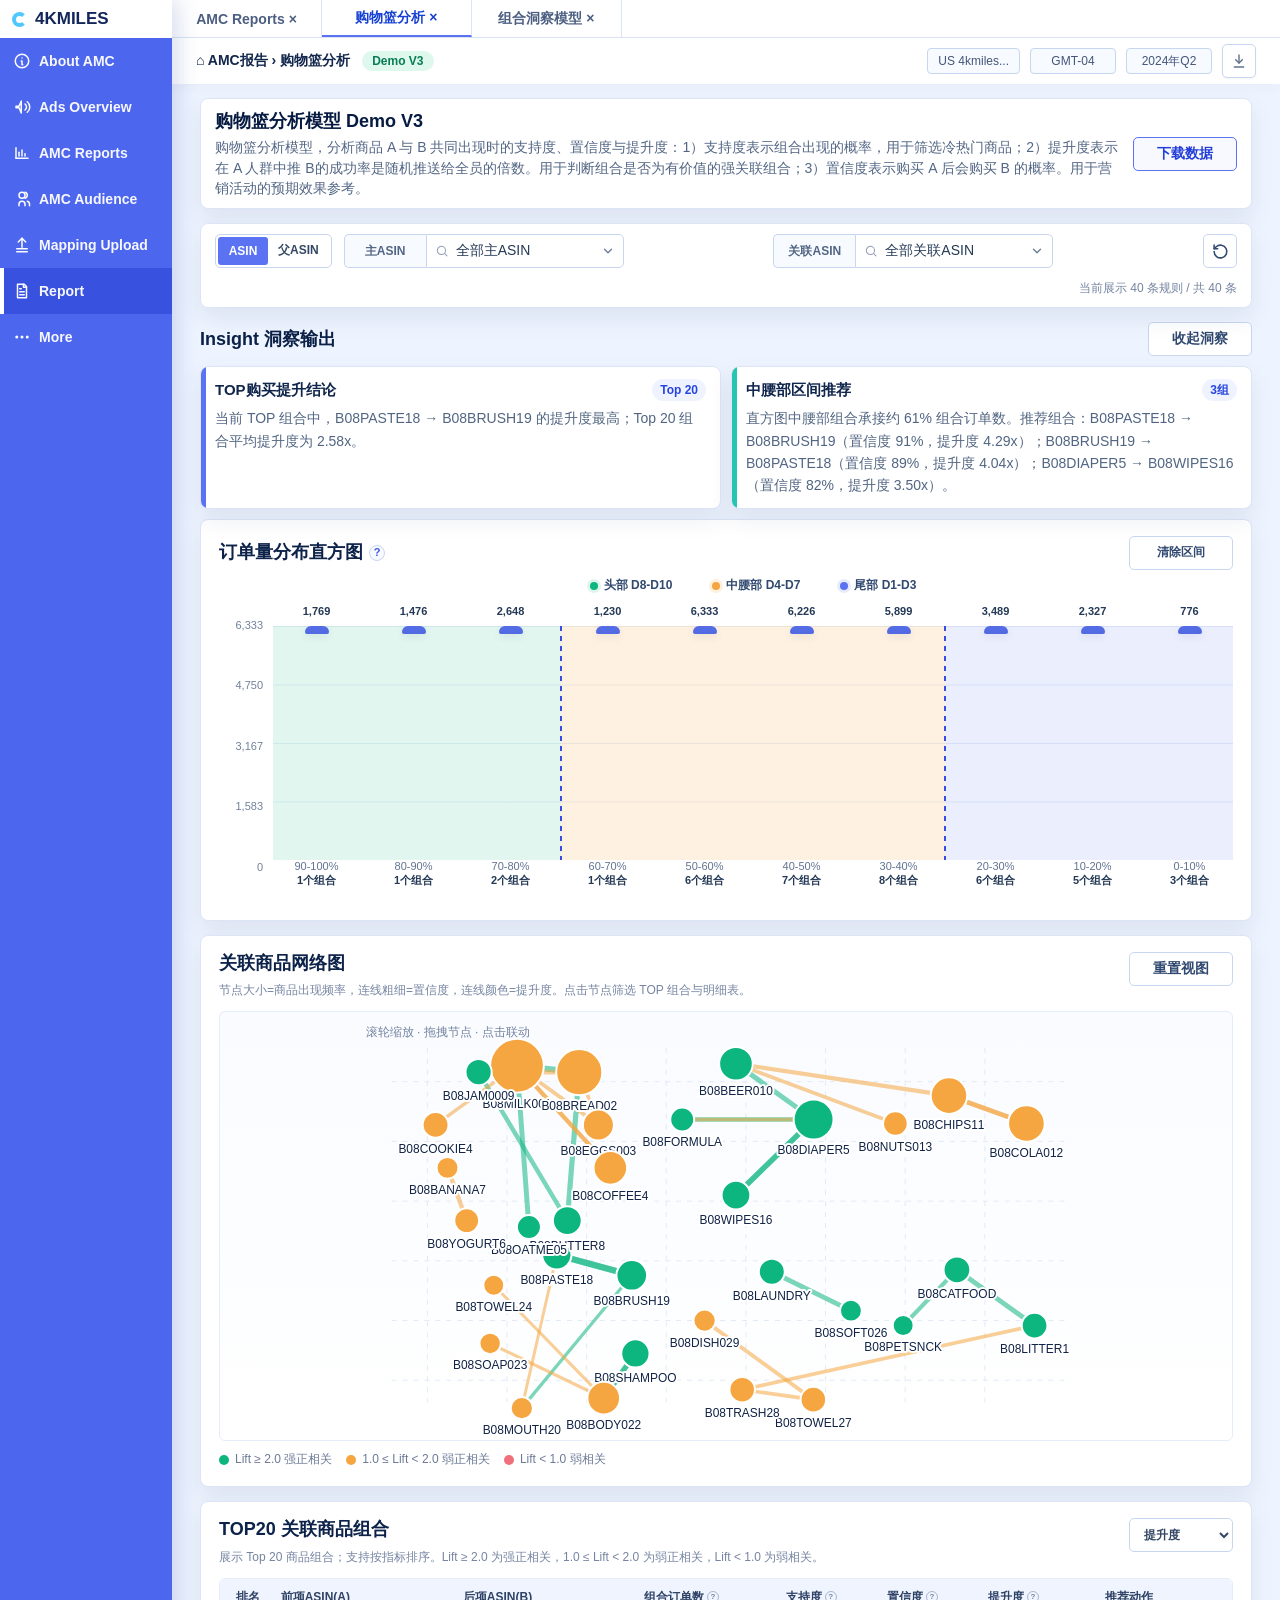
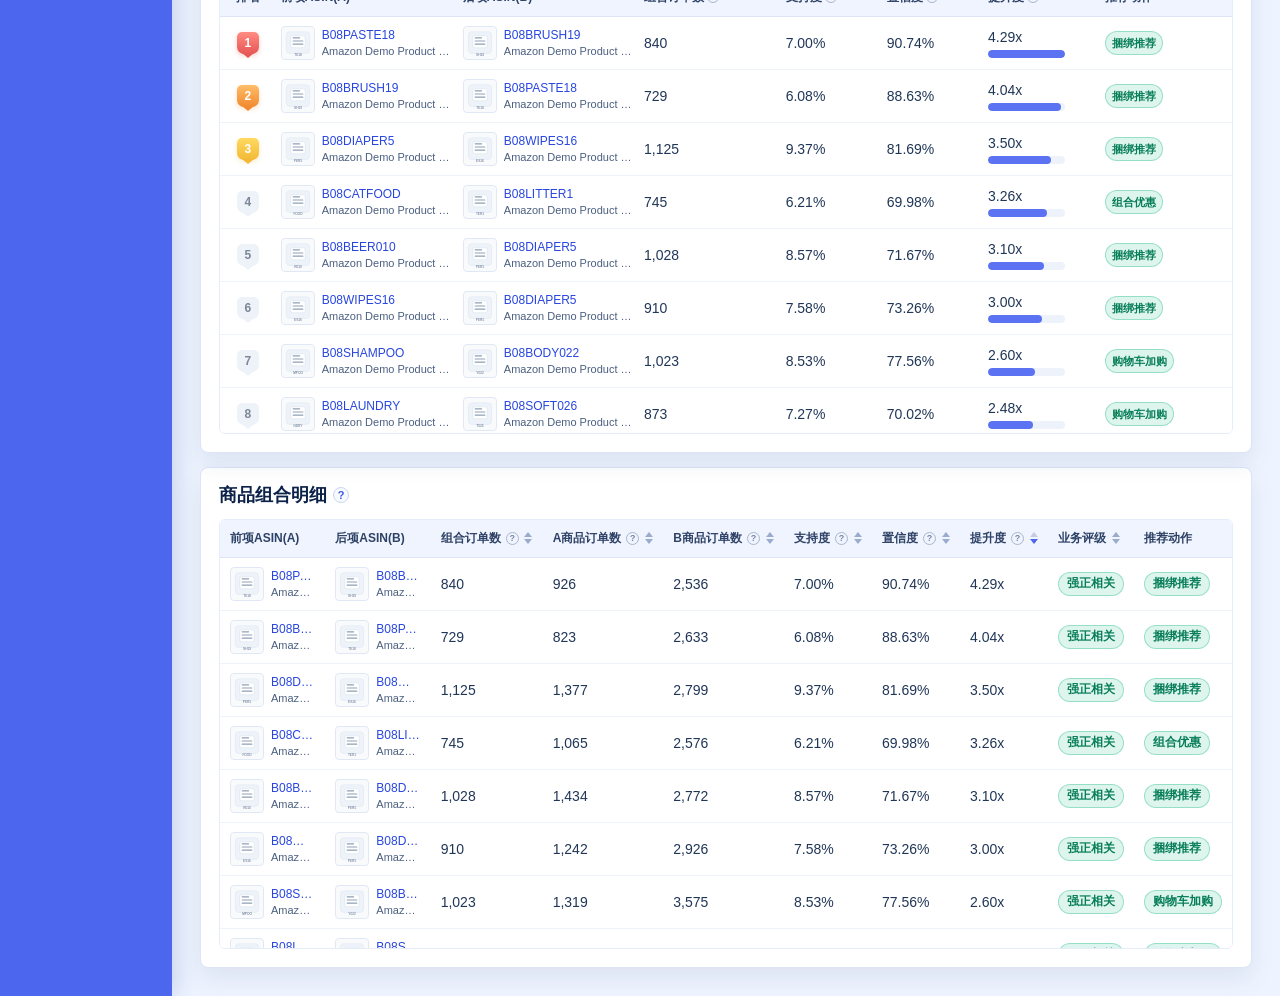
<file: 购物篮分析模型V3/index.html>
﻿<!doctype html>
<html lang="zh-CN">
<head>
  <meta charset="utf-8">
  <meta name="viewport" content="width=device-width, initial-scale=1">
  <title>购物篮分析模型 Demo V3</title>
  <style>
    :root {
      --nav: #4d66ee;
      --nav-dark: #3852df;
      --bg: #eef4ff;
      --panel: #ffffff;
      --line: #dbe5f6;
      --line-strong: #c8d5ef;
      --text: #102346;
      --muted: #667795;
      --blue: #5b73f2;
      --teal: #28c4b2;
      --green: #0eb67f;
      --orange: #f5a640;
      --red: #ef6f7d;
      --purple: #8475f2;
      --shadow: 0 10px 24px rgba(29, 51, 102, 0.09);
      --radius: 8px;
      --control-height: 34px;
      --action-width: 104px;
      --control-radius: 5px;
    }

    * { box-sizing: border-box; }

    body {
      margin: 0;
      min-height: 100vh;
      background: var(--bg);
      color: var(--text);
      font-family: "Microsoft YaHei", "PingFang SC", Arial, sans-serif;
      font-size: 14px;
      letter-spacing: 0;
    }

    button,
    input,
    select {
      font: inherit;
    }

    button {
      cursor: pointer;
    }

    .app {
      display: grid;
      grid-template-columns: 172px minmax(0, 1fr);
      min-height: 100vh;
    }

    .sidebar {
      background: var(--nav);
      color: #fff;
      box-shadow: 6px 0 20px rgba(48, 70, 168, 0.18);
      z-index: 3;
    }

    .logo {
      height: 38px;
      display: flex;
      align-items: center;
      gap: 8px;
      padding: 0 12px;
      background: #fff;
      color: #13265b;
      font-weight: 900;
      font-size: 17px;
      white-space: nowrap;
      overflow: hidden;
    }

    .logo-dot {
      width: 15px;
      height: 15px;
      border-radius: 50%;
      border: 4px solid #51c7ff;
      border-right-color: transparent;
      flex: 0 0 auto;
    }

    .nav-item {
      min-height: 46px;
      display: flex;
      align-items: center;
      gap: 8px;
      padding: 8px 10px 8px 13px;
      color: rgba(255, 255, 255, 0.95);
      font-weight: 700;
      line-height: 1.15;
      position: relative;
      white-space: nowrap;
    }

    .nav-item.active {
      background: var(--nav-dark);
    }

    .nav-item.active::before {
      content: "";
      position: absolute;
      left: 0;
      top: 0;
      bottom: 0;
      width: 4px;
      background: #fff;
    }

    .nav-icon {
      width: 18px;
      height: 18px;
      display: inline-flex;
      align-items: center;
      justify-content: center;
      color: rgba(255,255,255,0.98);
      flex: 0 0 auto;
    }

    .nav-icon svg {
      width: 18px;
      height: 18px;
      display: block;
      stroke: currentColor;
      stroke-width: 2;
      fill: none;
      stroke-linecap: round;
      stroke-linejoin: round;
    }

    .workspace {
      min-width: 0;
      display: flex;
      flex-direction: column;
    }

    .top-tabs {
      height: 38px;
      display: flex;
      align-items: stretch;
      background: #fff;
      border-bottom: 1px solid var(--line);
    }

    .product-tab {
      min-width: 150px;
      padding: 0 18px;
      border: 0;
      border-right: 1px solid var(--line);
      background: #fff;
      color: #4c5f82;
      font-weight: 700;
    }

    .product-tab.active {
      color: #1640d3;
      border-bottom: 2px solid var(--blue);
    }

    .top-actions {
      margin-left: auto;
      display: flex;
      align-items: center;
      gap: 10px;
      padding-right: 0;
      color: #526685;
      font-size: 12px;
    }

    .top-download-btn {
      width: var(--control-height);
      height: var(--control-height);
      border: 1px solid #c8d6f1;
      border-radius: var(--control-radius);
      padding: 0;
      display: inline-flex;
      align-items: center;
      justify-content: center;
      flex: 0 0 var(--control-height);
      background: #fff;
      color: #61718b;
      box-shadow: 0 1px 2px rgba(16, 35, 86, 0.05);
    }

    .top-download-btn:hover,
    .top-download-btn:focus-visible {
      border-color: var(--blue);
      color: #233ed8;
      background: #f7f9ff;
      outline: none;
    }

    .top-download-btn svg {
      width: 16px;
      height: 16px;
      display: block;
      stroke: currentColor;
      stroke-width: 2.1;
      fill: none;
      stroke-linecap: round;
      stroke-linejoin: round;
    }

    .select-like {
      height: 26px;
      min-width: 86px;
      display: inline-flex;
      align-items: center;
      justify-content: center;
      padding: 0 10px;
      border: 1px solid var(--line-strong);
      border-radius: 4px;
      background: #f7faff;
      color: #445678;
    }

    .utility {
      min-height: 46px;
      display: flex;
      align-items: center;
      gap: 12px;
      padding: 0 24px;
      background: #fff;
      box-shadow: 0 3px 12px rgba(16, 35, 86, 0.04);
    }

    .breadcrumb {
      font-weight: 800;
      color: #13264c;
    }

    .status {
      padding: 3px 10px;
      border-radius: 999px;
      background: #dff8ee;
      color: #087c56;
      font-size: 12px;
      font-weight: 800;
    }

    .page {
      padding: 14px 28px 28px;
      min-width: 0;
    }

    .intro-panel,
    .chart-card {
      background: var(--panel);
      border: 1px solid var(--line);
      border-radius: var(--radius);
      box-shadow: var(--shadow);
    }

    .intro-panel {
      display: grid;
      grid-template-columns: minmax(0, 1fr) auto;
      gap: 10px;
      align-items: center;
      padding: 10px 14px;
      margin-bottom: 14px;
    }

    .intro-copy {
      min-width: 0;
      max-width: none;
    }

    .intro-panel h1 {
      margin: 0 0 4px;
      font-size: 18px;
      line-height: 1.35;
      color: #071b42;
    }

    .intro-panel p {
      margin: 0;
      max-width: none;
      color: #536684;
      line-height: 1.45;
      display: -webkit-box;
      -webkit-line-clamp: 3;
      -webkit-box-orient: vertical;
      overflow: hidden;
    }

    .filter-panel {
      position: sticky;
      top: 0;
      z-index: 6;
      background: var(--panel);
      border: 1px solid var(--line);
      border-radius: var(--radius);
      box-shadow: var(--shadow);
      padding: 10px 14px;
      margin: 0 0 14px;
    }

    .filter-title {
      display: none;
    }

    .filter-title h2 {
      margin: 0;
      font-size: 16px;
      color: #0c2249;
    }

    .filter-title-main {
      display: flex;
      align-items: center;
      gap: 8px;
      min-width: 0;
    }

    #filterCount {
      color: #7584a1;
      font-size: 12px;
      white-space: nowrap;
      justify-self: end;
    }

    .filter-grid {
      display: grid;
      grid-template-columns: auto minmax(230px, 280px) minmax(230px, 280px) auto minmax(150px, 1fr);
      gap: 12px;
      align-items: center;
      justify-content: stretch;
    }

    .filter-field {
      display: flex;
      flex-direction: column;
      gap: 6px;
      min-width: 0;
    }

    .filter-field.compact {
      width: 280px;
      flex-direction: row;
      align-items: stretch;
      gap: 0;
    }

    .filter-field label {
      color: #526684;
      font-size: 12px;
      font-weight: 800;
    }

    .filter-field.compact label {
      min-width: 82px;
      height: 34px;
      display: inline-flex;
      align-items: center;
      justify-content: center;
      padding: 0 10px;
      border: 1px solid var(--line-strong);
      border-right: 0;
      border-radius: 5px 0 0 5px;
      background: #f7faff;
      color: #526684;
      white-space: nowrap;
    }

    .filter-field label.sr-only-label {
      position: absolute;
      width: 1px;
      height: 1px;
      padding: 0;
      margin: -1px;
      overflow: hidden;
      clip: rect(0, 0, 0, 0);
      white-space: nowrap;
      border: 0;
    }

    .filter-field select,
    .filter-field input {
      width: 100%;
      height: 34px;
      border: 1px solid var(--line-strong);
      border-radius: 5px;
      background: #fff;
      color: #243956;
      padding: 0 10px;
      outline: none;
    }

    .multi-select {
      position: relative;
      width: 100%;
      min-width: 0;
    }

    .multi-select-button {
      width: 100%;
      min-height: 34px;
      display: grid;
      grid-template-columns: auto minmax(0, 1fr) auto;
      align-items: center;
      gap: 7px;
      padding: 0 8px;
      border: 1px solid var(--line-strong);
      border-radius: 5px;
      background: #fff;
      color: #243956;
      text-align: left;
      font-weight: 800;
    }

    .filter-field.compact .multi-select-button {
      border-radius: 0 5px 5px 0;
    }

    .multi-select-button:hover,
    .multi-select.open .multi-select-button {
      border-color: #b9c7ee;
      box-shadow: 0 0 0 2px rgba(91, 115, 242, 0.08);
    }

    .multi-select-trigger-icon {
      width: 14px;
      height: 14px;
      color: #93a0b7;
      flex: 0 0 auto;
    }

    .multi-select-summary,
    .multi-select-chips {
      min-width: 0;
      overflow: hidden;
      text-overflow: ellipsis;
      white-space: nowrap;
      font-weight: 400;
    }

    .multi-select-chips {
      display: flex;
      align-items: center;
      gap: 4px;
    }

    .multi-select-chip {
      max-width: 92px;
      height: 22px;
      display: inline-flex;
      align-items: center;
      gap: 4px;
      padding: 0 6px;
      border: 1px solid #e4e9f3;
      border-radius: 4px;
      background: #f8fafc;
      color: #273d61;
      font-size: 12px;
      font-weight: 400;
      white-space: nowrap;
    }

    .multi-select-chip-text {
      min-width: 0;
      overflow: hidden;
      text-overflow: ellipsis;
    }

    .multi-select-chip-remove {
      border: 0;
      padding: 0;
      background: transparent;
      color: #6a7890;
      font-size: 14px;
      line-height: 1;
      cursor: pointer;
    }

    .multi-select-caret {
      width: 14px;
      height: 14px;
      color: #6b7c98;
      transition: transform 0.15s;
    }

    .multi-select.open .multi-select-caret {
      transform: rotate(180deg);
    }

    .multi-select-menu {
      position: absolute;
      left: 0;
      right: 0;
      top: calc(100% + 6px);
      z-index: 20;
      padding: 8px 0;
      border: 0;
      border-radius: 8px;
      background: #ffffff;
      box-shadow: 0 8px 20px rgba(17, 24, 39, 0.1);
      display: none;
      overflow: hidden;
    }

    .multi-select.open .multi-select-menu {
      display: block;
    }

    .multi-select-menu-head {
      display: flex;
      align-items: center;
      justify-content: space-between;
      min-height: 36px;
      padding: 0 12px;
      border-bottom: 1px solid #f3f4f6;
      margin: 0;
      color: #374151;
      font-size: 12px;
      font-weight: 400;
    }

    .multi-select-menu-head span {
      color: #6b7280;
      font-size: 11px;
      font-weight: 600;
      white-space: nowrap;
    }

    .multi-select-menu-head > span {
      font-size: 12px;
      font-weight: 500;
    }

    .multi-select-all {
      display: inline-flex;
      align-items: center;
      gap: 8px;
      color: #374151;
      cursor: pointer;
      white-space: nowrap;
    }

    .multi-select-all input {
      appearance: none;
      width: 16px;
      min-width: 16px;
      max-width: 16px;
      height: 16px;
      min-height: 16px;
      max-height: 16px;
      aspect-ratio: 1 / 1;
      flex: 0 0 16px;
      margin: 0;
      border: 1px solid #d1d5db;
      border-radius: 4px;
      background: #ffffff;
      display: inline-grid;
      place-content: center;
    }

    .multi-select-all input::before {
      content: "";
      width: 8px;
      height: 5px;
      border-left: 2px solid #ffffff;
      border-bottom: 2px solid #ffffff;
      transform: rotate(-45deg) scale(0);
      transition: transform 0.08s;
    }

    .multi-select-all input:checked,
    .multi-select-all input:indeterminate {
      border-color: #3b82f6;
      background: #3b82f6;
    }

    .multi-select-all input:checked::before {
      transform: rotate(-45deg) scale(1);
    }

    .multi-select-all input:indeterminate::before {
      width: 8px;
      height: 0;
      border-left: 0;
      border-bottom: 2px solid #ffffff;
      transform: scale(1);
    }

    .multi-select-search-wrap {
      position: relative;
      padding: 0 8px 8px;
      border-bottom: 0;
    }

    .multi-select-search-icon {
      position: absolute;
      left: 20px;
      top: 50%;
      width: 14px;
      height: 14px;
      color: #9ca3af;
      transform: translateY(calc(-50% - 4px));
      pointer-events: none;
    }

    .multi-select-search {
      width: 100%;
      height: 32px;
      margin: 0;
      border: 1px solid #e5e7eb;
      border-radius: 6px;
      padding: 0 10px 0 32px;
      background: #ffffff;
      color: #374151;
      font-size: 12px;
      font-weight: 500;
      outline: none;
    }

    .multi-select-search:focus {
      border-color: #3b82f6;
    }

    .multi-select-clear {
      display: none;
    }

    .multi-select-options {
      max-height: 220px;
      overflow-y: auto;
      display: flex;
      flex-direction: column;
      padding: 0;
      scrollbar-color: #d1d5db transparent;
      scrollbar-width: thin;
    }

    .multi-select-options::-webkit-scrollbar {
      width: 4px;
    }

    .multi-select-options::-webkit-scrollbar-track {
      background: transparent;
    }

    .multi-select-options::-webkit-scrollbar-thumb {
      border-radius: 999px;
      background: #d1d5db;
    }

    .multi-select-options::-webkit-scrollbar-thumb:hover {
      background: #9ca3af;
    }

    .multi-select-option,
    .multi-select-empty {
      width: 100%;
      min-height: 36px;
      display: flex;
      align-items: center;
      gap: 8px;
      padding: 0 12px;
      box-sizing: border-box;
      border-radius: 4px;
      background: transparent;
      color: #374151;
      font-size: 12px;
      font-weight: 600;
    }

    .multi-select-option {
      flex: 0 0 36px;
      cursor: pointer;
      justify-content: flex-start;
      text-align: left;
    }

    .multi-select-option:hover {
      background: #f9fafb;
    }

    .multi-select-option:has(input:checked),
    .multi-select-option.active {
      background: #eff6ff;
      color: #2563eb;
    }

    .multi-select-option input {
      appearance: none;
      width: 16px;
      min-width: 16px;
      max-width: 16px;
      height: 16px;
      min-height: 16px;
      max-height: 16px;
      aspect-ratio: 1 / 1;
      flex: 0 0 16px;
      margin: 0;
      border: 1px solid #d1d5db;
      border-radius: 4px;
      background: #ffffff;
      display: inline-grid;
      place-content: center;
    }

    .multi-select-option input::before {
      content: "";
      width: 8px;
      height: 5px;
      border-left: 2px solid #ffffff;
      border-bottom: 2px solid #ffffff;
      transform: rotate(-45deg) scale(0);
      transition: transform 0.08s;
    }

    .multi-select-option input:checked {
      border-color: #3b82f6;
      background: #3b82f6;
    }

    .multi-select-option input:checked::before {
      transform: rotate(-45deg) scale(1);
    }

    .multi-select-option input:focus-visible,
    .multi-select-all input:focus-visible {
      outline: 2px solid rgba(59, 130, 246, 0.22);
      outline-offset: 2px;
    }

    .multi-select-option span {
      min-width: 0;
      overflow: hidden;
      text-overflow: ellipsis;
      white-space: nowrap;
    }

    .multi-select-empty {
      display: block;
      color: #7584a1;
      text-align: center;
      padding: 12px 10px;
    }

    .asin-tabs {
      height: 34px;
      display: inline-flex;
      align-items: stretch;
      padding: 2px;
      border: 1px solid var(--line-strong);
      border-radius: 5px;
      background: #fff;
      overflow: hidden;
    }

    .asin-tab {
      min-width: 50px;
      height: 28px;
      border: 0;
      border-radius: 3px;
      padding: 0 10px;
      background: #fff;
      color: #334764;
      font-size: 12px;
      font-weight: 900;
      white-space: nowrap;
    }

    .asin-tab.active {
      background: var(--blue);
      color: #fff;
    }

    .download-btn,
    .ghost-btn {
      width: var(--action-width);
      min-width: var(--action-width);
      height: var(--control-height);
      display: inline-flex;
      align-items: center;
      justify-content: center;
      border-radius: var(--control-radius);
      padding: 0 12px;
      border: 1px solid #c8d6f1;
      background: #fff;
      color: #314970;
      font-weight: 800;
      white-space: nowrap;
    }

    .download-btn {
      border-color: var(--blue);
      color: #233ed8;
      background: #f7f9ff;
    }

    .icon-btn {
      width: var(--control-height);
      min-width: var(--control-height);
      padding: 0;
      display: inline-flex;
      align-items: center;
      justify-content: center;
      flex: 0 0 var(--control-height);
    }

    .icon-btn svg {
      width: 17px;
      height: 17px;
      display: block;
      stroke: currentColor;
      stroke-width: 2.2;
      fill: none;
      stroke-linecap: round;
      stroke-linejoin: round;
    }

    .insight-header {
      display: flex;
      align-items: center;
      justify-content: space-between;
      gap: 12px;
      margin: 4px 0 10px;
    }

    .insight-header h2 {
      margin: 0;
      font-size: 18px;
      color: #0b2147;
    }

    .insight-header .meta {
      color: #7584a1;
      font-size: 12px;
    }

    .insight-grid {
      display: grid;
      grid-template-columns: repeat(2, minmax(0, 1fr));
      gap: 10px;
      margin-bottom: 10px;
    }

    .insight-tile {
      min-height: 96px;
      background: #fff;
      border: 1px solid var(--line);
      border-radius: var(--radius);
      box-shadow: var(--shadow);
      padding: 12px 14px 11px;
      position: relative;
      overflow: hidden;
    }

    .insight-tile::before {
      content: "";
      position: absolute;
      left: 0;
      top: 0;
      bottom: 0;
      width: 5px;
      background: var(--blue);
    }

    .insight-tile.teal::before { background: var(--teal); }
    .insight-tile.orange::before { background: var(--orange); }
    .insight-tile.red::before { background: var(--red); }

    .insight-title {
      display: flex;
      align-items: center;
      justify-content: space-between;
      gap: 8px;
      font-weight: 900;
      font-size: 15px;
      margin-bottom: 6px;
      color: #11264c;
    }

    .badge {
      display: inline-flex;
      align-items: center;
      height: 22px;
      padding: 0 8px;
      border-radius: 999px;
      background: #eef3ff;
      color: #2846df;
      font-size: 12px;
      font-weight: 900;
      white-space: nowrap;
    }

    .insight-text {
      margin: 0;
      color: #516582;
      line-height: 1.6;
      font-size: 14px;
    }

    .insight-combos {
      display: grid;
      grid-template-columns: repeat(5, minmax(0, 1fr));
      gap: 5px;
      margin-top: 8px;
    }

    .insight-combo {
      display: flex;
      align-items: center;
      justify-content: space-between;
      gap: 4px;
      min-height: 24px;
      padding: 4px 6px;
      border: 1px solid #dbe5f6;
      border-radius: 5px;
      background: #f8fbff;
      color: #263d61;
      font-size: 10px;
      font-weight: 800;
    }

    .insight-combo.combo-only {
      justify-content: flex-start;
    }

    .combo-name {
      min-width: 0;
      max-width: 100%;
      overflow: hidden;
      text-overflow: ellipsis;
      white-space: nowrap;
      overflow-wrap: anywhere;
      font-weight: 400;
    }

    .combo-metrics {
      display: inline-flex;
      align-items: center;
      justify-content: flex-end;
      flex-wrap: wrap;
      gap: 5px;
      flex: 0 0 auto;
      color: #2846df;
      text-align: right;
    }

    .insight-more {
      display: inline-flex;
      align-items: center;
      justify-content: center;
      min-height: 24px;
      padding: 4px 6px;
      border: 1px dashed #c8d6f1;
      border-radius: 5px;
      background: #fbfdff;
      color: #7584a1;
      font-size: 10px;
      font-weight: 900;
      white-space: nowrap;
    }

    .insight-empty {
      margin-top: 8px;
      padding: 6px 8px;
      border: 1px dashed #c8d6f1;
      border-radius: 5px;
      background: #fbfdff;
      color: #7584a1;
      font-size: 11px;
      font-weight: 800;
    }

    .viz-grid {
      display: grid;
      grid-template-columns: repeat(2, minmax(0, 1fr));
      gap: 14px;
      align-items: stretch;
    }

    .full-card {
      grid-column: 1 / -1;
    }

    .histogram-card {
      margin-bottom: 14px;
      padding-left: 14px;
      padding-right: 14px;
      overflow: visible;
    }

    .detail-card {
      overflow: visible;
    }

    .detail-card table {
      min-width: 920px;
    }

    .histogram-card .card-head {
      align-items: center;
      margin-bottom: 0;
    }

    .histogram-meta {
      display: flex;
      align-items: center;
      gap: 10px;
      flex-wrap: wrap;
      color: #647590;
      font-size: 12px;
      font-weight: 700;
    }

    .histogram-range {
      min-height: 24px;
      display: inline-flex;
      align-items: center;
      padding: 0 9px;
      border: 1px solid #dbe5f6;
      border-radius: 999px;
      background: #f7faff;
      color: #31486b;
      max-width: 100%;
      line-height: 1.4;
      white-space: normal;
    }

    .histogram-range:empty {
      display: none;
    }

    .histogram-legend-row {
      display: grid;
      grid-template-columns: 46px minmax(0, 1fr);
      gap: 8px;
      margin-top: 0;
      padding: 0;
    }

    .histogram-legend-axis {
      min-width: 0;
    }

    .histogram-legend {
      display: flex;
      align-items: center;
      justify-content: center;
      gap: 18px;
      min-width: 0;
      padding: 2px 0;
    }

    .histogram-legend-item {
      display: inline-flex;
      align-items: center;
      gap: 6px;
      min-height: 28px;
      padding: 0 10px;
      border: 1px solid transparent;
      border-radius: 999px;
      background: transparent;
      color: #314970;
      font-size: 12px;
      font-weight: 900;
      white-space: nowrap;
      cursor: pointer;
      transition: color 0.15s, background 0.15s, border-color 0.15s, box-shadow 0.15s, transform 0.15s;
    }

    .histogram-legend-item:hover {
      transform: translateY(-1px);
      background: #f7faff;
      border-color: #dbe5f6;
    }

    .histogram-legend-item.active {
      background: #eef3ff;
      border-color: #bfcaf7;
      color: #243ed2;
      box-shadow: 0 4px 10px rgba(91, 115, 242, 0.12);
    }

    .histogram-legend-dot {
      width: 8px;
      height: 8px;
      border-radius: 999px;
      background: var(--blue);
      box-shadow: 0 0 0 3px rgba(91, 115, 242, 0.14);
      flex: 0 0 auto;
    }

    .histogram-legend-dot.middle {
      background: var(--orange);
      box-shadow: 0 0 0 3px rgba(245, 166, 64, 0.16);
    }

    .histogram-legend-dot.head {
      background: var(--green);
      box-shadow: 0 0 0 3px rgba(14, 182, 127, 0.14);
    }

    .histogram-wrap {
      height: 300px;
      display: grid;
      grid-template-columns: 46px minmax(0, 1fr);
      gap: 8px;
      align-items: stretch;
      padding: 24px 0 0;
    }

    .histogram-axis {
      display: grid;
      grid-template-rows: repeat(4, 1fr) 34px;
      color: #71809b;
      font-size: 11px;
      text-align: right;
      padding-right: 2px;
    }

    .histogram-axis span {
      transform: translateY(-7px);
      white-space: nowrap;
    }

    .histogram-plot {
      display: grid;
      grid-template-columns: repeat(10, minmax(0, 1fr));
      gap: 10px;
      align-items: end;
      min-width: 0;
      position: relative;
    }

    .histogram-plot::before {
      content: "";
      position: absolute;
      left: 0;
      right: 0;
      top: 0;
      bottom: 42px;
      pointer-events: none;
      background:
        linear-gradient(to right,
          rgba(14, 182, 127, 0.12) 0 30%,
          rgba(245, 166, 64, 0.16) 30% 70%,
          rgba(91, 115, 242, 0.12) 70% 100%),
        linear-gradient(to bottom, #e8eef9 1px, transparent 1px) 0 0 / 100% 25%;
    }

    .histogram-plot::after {
      content: "";
      position: absolute;
      left: 0;
      right: 0;
      top: 0;
      bottom: 42px;
      pointer-events: none;
      background:
        repeating-linear-gradient(to bottom,
          rgba(37, 59, 223, 0.9) 0 5px,
          transparent 5px 10px) 30% 0 / 2px 100% no-repeat,
        repeating-linear-gradient(to bottom,
          rgba(37, 59, 223, 0.9) 0 5px,
          transparent 5px 10px) 70% 0 / 2px 100% no-repeat,
        linear-gradient(to right,
          transparent 0 100%);
    }

    .histogram-segment-zones {
      position: absolute;
      left: 0;
      right: 0;
      top: 0;
      bottom: 42px;
      display: grid;
      grid-template-columns: 30% 40% 30%;
      z-index: 1;
      pointer-events: none;
    }

    .histogram-segment-zone {
      border: 0;
      background: transparent;
      cursor: pointer;
      pointer-events: auto;
      position: relative;
    }

    .histogram-segment-zone::after {
      content: attr(data-label);
      position: absolute;
      left: 50%;
      top: 8px;
      transform: translateX(-50%);
      min-height: 22px;
      display: inline-flex;
      align-items: center;
      padding: 0 8px;
      border-radius: 999px;
      background: rgba(255, 255, 255, 0.78);
      border: 1px solid rgba(203, 214, 236, 0.9);
      color: #314970;
      font-size: 11px;
      font-weight: 900;
      white-space: nowrap;
      opacity: 0;
      transition: opacity 0.15s, transform 0.15s;
    }

    .histogram-segment-zone:hover::after,
    .histogram-segment-zone.active::after {
      opacity: 1;
      transform: translateX(-50%) translateY(-1px);
    }

    .histogram-segment-zone.active {
      box-shadow: inset 0 0 0 2px rgba(49, 73, 112, 0.22);
    }

    .histogram-bar {
      height: 100%;
      min-width: 0;
      border: 0;
      background: transparent;
      padding: 0;
      display: grid;
      grid-template-rows: minmax(0, 1fr) 42px;
      gap: 8px;
      color: #526684;
      cursor: pointer;
      position: relative;
      z-index: 3;
      pointer-events: none;
    }

    .histogram-value {
      position: absolute;
      left: 50%;
      top: -20px;
      transform: translateX(-50%);
      display: block;
      min-width: 48px;
      padding: 0;
      font-size: 11px;
      font-weight: 900;
      color: #243956;
      text-align: center;
      white-space: nowrap;
      overflow: hidden;
      text-overflow: ellipsis;
      text-shadow: none;
      line-height: 1;
    }

    .histogram-track {
      display: flex;
      align-items: end;
      justify-content: center;
      min-height: 0;
    }

    .histogram-fill {
      width: min(24px, 52%);
      min-height: 8px;
      border-radius: 6px 6px 2px 2px;
      background: #5b73f2;
      box-shadow: inset 0 -8px 16px rgba(17, 38, 92, 0.12), 0 3px 8px rgba(25, 45, 98, 0.08);
      transition: height 0.15s, background 0.15s, transform 0.15s;
      position: relative;
      z-index: 1;
      display: flex;
      align-items: flex-start;
      justify-content: center;
      overflow: visible;
      pointer-events: auto;
    }

    .histogram-bar:hover .histogram-fill {
      background: #28c4b2;
      transform: translateY(-2px);
    }

    .histogram-bar.active .histogram-fill {
      background: #f5a640;
      outline: 3px solid rgba(245, 166, 64, 0.22);
    }

    .histogram-label {
      display: block;
      color: #627391;
      font-size: 11px;
      line-height: 1.25;
      text-align: center;
      white-space: nowrap;
      pointer-events: auto;
    }

    .histogram-count {
      color: #243956;
      font-weight: 900;
      font-size: 11px;
    }

    .chart-card {
      min-width: 0;
      padding: 16px 18px 18px;
      overflow: hidden;
    }

    .card-head {
      display: flex;
      align-items: flex-start;
      justify-content: space-between;
      gap: 12px;
      margin-bottom: 12px;
    }

    .card-head h3 {
      margin: 0;
      font-size: 18px;
      line-height: 1.3;
      color: #0c2249;
    }

    .title-with-help {
      display: inline-flex;
      align-items: center;
      gap: 6px;
      position: relative;
    }

    .info-help {
      width: 16px;
      height: 16px;
      display: inline-flex;
      align-items: center;
      justify-content: center;
      border: 1px solid #c8d6f1;
      border-radius: 50%;
      background: #f7faff;
      color: #3f58df;
      font-size: 11px;
      font-weight: 900;
      line-height: 1;
      cursor: help;
      flex: 0 0 auto;
      position: relative;
    }

    .title-with-help::after {
      content: attr(data-tooltip);
      position: absolute;
      left: 0;
      top: calc(100% + 8px);
      width: 480px;
      max-width: min(480px, calc(100vw - 48px));
      padding: 9px 11px;
      border: 1px solid #cbd7ee;
      border-radius: 6px;
      background: rgba(255, 255, 255, 0.98);
      box-shadow: 0 12px 28px rgba(23, 39, 82, 0.16);
      color: #102346;
      font-size: 12px;
      font-weight: 400;
      line-height: 1.55;
      text-align: left;
      white-space: normal;
      overflow: visible;
      opacity: 0;
      pointer-events: none;
      transform: translateY(4px);
      transition: opacity 0.12s, transform 0.12s;
      z-index: 20;
    }

    .title-with-help::before {
      content: "";
      position: absolute;
      right: 3px;
      top: calc(100% + 3px);
      width: 9px;
      height: 9px;
      border-left: 1px solid #cbd7ee;
      border-top: 1px solid #cbd7ee;
      background: rgba(255, 255, 255, 0.98);
      opacity: 0;
      pointer-events: none;
      transform: translateY(4px) rotate(45deg);
      transition: opacity 0.12s, transform 0.12s;
      z-index: 21;
    }

    .title-with-help:has(.info-help:hover)::after,
    .title-with-help:has(.info-help:focus-visible)::after,
    .title-with-help:has(.info-help:hover)::before,
    .title-with-help:has(.info-help:focus-visible)::before {
      opacity: 1;
      transform: translateY(0);
    }

    .title-with-help:has(.info-help:hover)::before,
    .title-with-help:has(.info-help:focus-visible)::before {
      transform: translateY(0) rotate(45deg);
    }

    .card-head p {
      margin: 6px 0 0;
      color: #7584a1;
      font-size: 12px;
      line-height: 1.5;
    }

    .card-actions {
      display: flex;
      align-items: center;
      gap: 8px;
      flex-wrap: wrap;
      justify-content: flex-end;
    }

    .top-sort-control {
      color: #536684;
      font-size: 12px;
      font-weight: 900;
      white-space: nowrap;
    }

    .top-combo-card {
      align-self: stretch;
      display: flex;
      flex-direction: column;
      height: 100%;
    }

    .top-combo-card .card-head {
      flex: 0 0 auto;
    }

    .top-combo-card .table-wrap {
      flex: 0 0 auto;
      height: 456px;
      max-height: 456px;
      min-height: 0;
      overflow-y: auto;
      overflow-x: hidden;
    }

    .top-combo-card table {
      min-width: 100%;
      table-layout: fixed;
    }

    .top-combo-card th,
    .top-combo-card td {
      padding-left: 5px;
      padding-right: 5px;
      overflow: hidden;
      text-overflow: ellipsis;
    }

    .top-combo-card col:nth-child(1) { width: 5.5%; }
    .top-combo-card col:nth-child(2) { width: 18%; }
    .top-combo-card col:nth-child(3) { width: 18%; }
    .top-combo-card col:nth-child(4) { width: 14%; }
    .top-combo-card col:nth-child(5) { width: 10%; }
    .top-combo-card col:nth-child(6) { width: 10%; }
    .top-combo-card col:nth-child(7) { width: 10%; }
    .top-combo-card col:nth-child(8) { width: 14.5%; }

    .top-combo-card th:nth-child(n+4),
    .top-combo-card td:nth-child(n+4) {
      padding-left: 4px;
      padding-right: 4px;
    }

    .top-combo-card th:nth-child(7),
    .top-combo-card td:nth-child(7) {
      padding-right: 14px;
    }

    .top-combo-card th:nth-child(8),
    .top-combo-card td:nth-child(8) {
      padding-left: 20px;
    }

    .top-combo-card th:first-child,
    .top-combo-card td:first-child {
      text-align: center;
      padding-left: 2px;
      padding-right: 2px;
    }

    .top-combo-card .rank-cell {
      overflow: visible;
    }

    .top-combo-card .rank-badge {
      position: relative;
      width: 22px;
      height: 22px;
      display: inline-flex;
      align-items: center;
      justify-content: center;
      border-radius: 5px 5px 7px 7px;
      background: #eef3f9;
      color: #7c8798;
      font-size: 12px;
      font-weight: 700;
      line-height: 1;
    }

    .top-combo-card .rank-badge::after {
      content: "";
      position: absolute;
      left: 50%;
      bottom: -4px;
      transform: translateX(-50%);
      width: 0;
      height: 0;
      border-left: 6px solid transparent;
      border-right: 6px solid transparent;
      border-top: 5px solid #eef3f9;
    }

    .top-combo-card .rank-top-1 {
      background: linear-gradient(180deg, #ff8c82 0%, #e65756 100%);
      color: #fff;
      box-shadow: 0 2px 5px rgba(230, 87, 86, 0.28);
    }

    .top-combo-card .rank-top-1::after {
      border-top-color: #e65756;
    }

    .top-combo-card .rank-top-2 {
      background: linear-gradient(180deg, #ffbd68 0%, #f18a30 100%);
      color: #fff;
      box-shadow: 0 2px 5px rgba(241, 138, 48, 0.26);
    }

    .top-combo-card .rank-top-2::after {
      border-top-color: #f18a30;
    }

    .top-combo-card .rank-top-3 {
      background: linear-gradient(180deg, #ffd960 0%, #f3b936 100%);
      color: #fff;
      box-shadow: 0 2px 5px rgba(243, 185, 54, 0.26);
    }

    .top-combo-card .rank-top-3::after {
      border-top-color: #f3b936;
    }

    .top-combo-card td:nth-child(7) .bar {
      margin-right: 6px;
    }

    .top-combo-card .metric-cell,
    .top-combo-card .bar-cell {
      min-width: 0;
    }

    .top-combo-card .value-tag {
      max-width: 100%;
      overflow: hidden;
      text-overflow: ellipsis;
      white-space: nowrap;
    }

    .asin-product {
      display: grid;
      grid-template-columns: 34px minmax(0, 1fr);
      align-items: center;
      gap: 7px;
      min-width: 0;
    }

    .asin-product-img {
      width: 34px;
      height: 34px;
      border: 1px solid #e1e8f5;
      border-radius: 4px;
      background: #f8fafc;
      object-fit: cover;
    }

    .asin-product-copy {
      min-width: 0;
      display: grid;
      gap: 2px;
      line-height: 1.15;
    }

    .asin-product-title {
      min-width: 0;
      overflow: hidden;
      text-overflow: ellipsis;
      white-space: nowrap;
      color: #4b5f80;
      font-size: 11px;
      font-weight: 400;
    }

    .asin-product-link {
      min-width: 0;
      overflow: hidden;
      text-overflow: ellipsis;
      white-space: nowrap;
      color: #2846df;
      font-size: 12px;
      font-weight: 400;
      text-decoration: none;
    }

    .asin-product-link:hover,
    .asin-product-link:focus-visible {
      text-decoration: underline;
    }

    .tooltip-product {
      display: grid;
      grid-template-columns: 42px minmax(0, 1fr);
      align-items: center;
      gap: 8px;
      margin-bottom: 8px;
    }

    .tooltip-product .asin-product-img {
      width: 42px;
      height: 42px;
    }

    .tooltip-product .asin-product-title {
      font-size: 11px;
    }

    .top-metric-head {
      display: inline-flex;
      align-items: center;
      gap: 3px;
      min-width: 0;
      max-width: 100%;
      white-space: nowrap;
    }

    .top-combo-card .metric-info {
      width: 12px;
      height: 12px;
      font-size: 8px;
    }

    .top-combo-card .action-tag {
      max-width: 100%;
      padding: 0 6px;
      font-size: 11px;
      overflow: hidden;
      text-overflow: ellipsis;
    }

    .top-combo-card thead th {
      height: 38px;
      padding-top: 8px;
      padding-bottom: 8px;
    }

    .top-combo-card tbody tr {
      height: 50px;
    }

    .small-select,
    .search-box {
      height: var(--control-height);
      border: 1px solid var(--line-strong);
      border-radius: var(--control-radius);
      background: #fff;
      color: #334764;
      padding: 0 10px;
      outline: none;
    }

    .small-select {
      width: var(--action-width);
      min-width: var(--action-width);
      font-weight: 800;
    }

    .search-box {
      width: 170px;
    }

    .chart-surface {
      position: relative;
      height: 430px;
      border: 1px solid #e5ecfa;
      border-radius: 6px;
      background:
        linear-gradient(#f9fbff, #ffffff);
      overflow: hidden;
    }

    svg {
      display: block;
      width: 100%;
      height: 100%;
    }

    .axis text,
    .axis-label,
    .legend-note {
      fill: #73829f;
      font-size: 12px;
    }

    .axis-line {
      stroke: #cdd8ee;
      stroke-width: 1;
    }

    .grid-line {
      stroke: #e2e9f6;
      stroke-width: 1;
      stroke-dasharray: 5 6;
    }

    .link {
      stroke-linecap: round;
      cursor: pointer;
      transition: opacity 0.15s, stroke-width 0.15s;
    }

    .node {
      cursor: grab;
      transition: opacity 0.15s;
    }

    .node:active {
      cursor: grabbing;
    }

    .node-label {
      pointer-events: none;
      fill: #102346;
      font-size: 12px;
      font-weight: 400;
      paint-order: stroke;
      stroke: #fff;
      stroke-width: 4px;
      stroke-linejoin: round;
    }

    .legend {
      display: flex;
      align-items: center;
      gap: 14px;
      flex-wrap: wrap;
      margin-top: 10px;
      color: #6b7a96;
      font-size: 12px;
    }

    .legend-item {
      display: inline-flex;
      align-items: center;
      gap: 6px;
      white-space: nowrap;
    }

    .legend-dot {
      width: 10px;
      height: 10px;
      border-radius: 50%;
      display: inline-block;
      background: var(--blue);
    }

    .table-wrap {
      height: 430px;
      overflow: auto;
      border: 1px solid #e5ecfa;
      border-radius: 6px;
    }

    table {
      width: 100%;
      border-collapse: collapse;
      min-width: 790px;
      background: #fff;
    }

    thead th {
      position: sticky;
      top: 0;
      z-index: 1;
      padding: 10px 10px;
      background: #f0f4ff;
      color: #2e4266;
      font-size: 12px;
      text-align: left;
      border-bottom: 1px solid var(--line);
      white-space: nowrap;
    }

    thead button {
      border: 0;
      padding: 0;
      color: inherit;
      background: transparent;
      font-weight: 900;
    }

    .sortable-head,
    .metric-sort {
      display: inline-flex;
      align-items: center;
      gap: 5px;
      line-height: 1;
      white-space: nowrap;
    }

    .metric-info {
      width: 13px;
      height: 13px;
      display: inline-flex;
      align-items: center;
      justify-content: center;
      border: 1px solid #a9b6cc;
      border-radius: 50%;
      color: #7a89a5;
      font-size: 9px;
      font-weight: 900;
      line-height: 1;
      flex: 0 0 auto;
    }

    .sort-icon {
      width: 9px;
      height: 13px;
      display: inline-flex;
      flex-direction: column;
      align-items: center;
      justify-content: center;
      gap: 2px;
      flex: 0 0 auto;
    }

    .sort-icon::before,
    .sort-icon::after {
      content: "";
      display: block;
      width: 0;
      height: 0;
      border-left: 4px solid transparent;
      border-right: 4px solid transparent;
    }

    .sort-icon::before {
      border-bottom: 5px solid #9aaccc;
    }

    .sort-icon::after {
      border-top: 5px solid #9aaccc;
    }

    thead button.active.asc .sort-icon::before,
    thead button.active.desc .sort-icon::after {
      border-bottom-color: #4d66ee;
      border-top-color: #4d66ee;
    }

    thead button.active.asc .sort-icon::after {
      border-top-color: #c3cce0;
    }

    thead button.active.desc .sort-icon::before {
      border-bottom-color: #c3cce0;
    }

    tbody td {
      padding: 9px 10px;
      border-bottom: 1px solid #edf2fb;
      color: #203657;
      white-space: nowrap;
      vertical-align: middle;
    }

    tbody tr {
      cursor: pointer;
      transition: background 0.12s;
    }

    tbody tr:hover,
    tbody tr.selected {
      background: #f5f8ff;
    }

    .rank {
      width: 34px;
      height: 22px;
      display: inline-flex;
      align-items: center;
      justify-content: center;
      border-radius: 999px;
      background: #eef3ff;
      color: #2a46df;
      font-size: 12px;
      font-weight: 900;
    }

    .metric-cell,
    .bar-cell {
      min-width: 126px;
    }

    .bar {
      height: 8px;
      border-radius: 999px;
      background: #eef2fb;
      overflow: hidden;
      margin-top: 5px;
    }

    .bar > span {
      display: block;
      height: 100%;
      border-radius: inherit;
      background: var(--blue);
    }

    .bar.conf > span,
    .bar.lift > span {
      background: var(--blue);
    }

    .lift-strong {
      --lift-color: #0eb67f;
      --lift-bg: rgba(14, 182, 127, 0.14);
      --lift-border: rgba(14, 182, 127, 0.34);
      --lift-ink: #087e58;
    }

    .lift-positive {
      --lift-color: #f5a640;
      --lift-bg: rgba(245, 166, 64, 0.18);
      --lift-border: rgba(245, 166, 64, 0.38);
      --lift-ink: #9a5e00;
    }

    .lift-risk {
      --lift-color: #ef6f7d;
      --lift-bg: rgba(239, 111, 125, 0.15);
      --lift-border: rgba(239, 111, 125, 0.34);
      --lift-ink: #b3303d;
    }

    .value-tag {
      display: inline-flex;
      align-items: center;
      height: 24px;
      padding: 0 8px;
      border: 1px solid var(--lift-border, transparent);
      border-radius: 999px;
      font-size: 12px;
      font-weight: 900;
      background: var(--lift-bg, #eef3ff);
      color: var(--lift-ink, #2947dc);
    }

    .action-tag {
      display: inline-flex;
      align-items: center;
      height: 24px;
      padding: 0 8px;
      border: 1px solid var(--lift-border, transparent);
      border-radius: 999px;
      background: var(--lift-bg, #eef8ff);
      color: var(--lift-ink, #1d5f9f);
      font-size: 12px;
      font-weight: 900;
      white-space: nowrap;
    }

    .tooltip {
      position: fixed;
      z-index: 20;
      min-width: 190px;
      max-width: 320px;
      padding: 10px 12px;
      border: 1px solid #cbd7ee;
      border-radius: 6px;
      background: rgba(255, 255, 255, 0.98);
      box-shadow: 0 12px 30px rgba(23, 39, 82, 0.16);
      color: #102346;
      pointer-events: none;
      opacity: 0;
      transform: translate(10px, 10px);
      transition: opacity 0.08s;
      font-size: 12px;
      line-height: 1.65;
    }

    .tooltip strong {
      display: block;
      margin-bottom: 4px;
      font-size: 13px;
      color: #0b2147;
    }

    .sr-only {
      position: absolute;
      width: 1px;
      height: 1px;
      padding: 0;
      margin: -1px;
      overflow: hidden;
      clip: rect(0, 0, 0, 0);
      white-space: nowrap;
      border: 0;
    }

    @media (max-width: 1280px) {
      .insight-grid {
        grid-template-columns: repeat(2, minmax(0, 1fr));
      }

      .insight-combos {
        grid-template-columns: repeat(4, minmax(0, 1fr));
      }

      .viz-grid {
        grid-template-columns: 1fr;
      }

      .top-combo-card {
        align-self: auto;
        display: block;
        height: auto;
      }

      .top-combo-card .table-wrap {
        height: 456px;
        max-height: 456px;
      }

      .filter-grid {
        grid-template-columns: auto minmax(180px, 1fr) minmax(180px, 1fr) auto;
      }

      #filterCount {
        grid-column: 1 / -1;
      }

      .full-card {
        grid-column: auto;
      }
    }

    @media (max-width: 860px) {
      .app {
        grid-template-columns: 1fr;
      }

      .sidebar {
        display: flex;
        overflow-x: auto;
      }

      .logo {
        min-width: 116px;
      }

      .nav-item {
        min-width: 104px;
      }

      .top-actions,
      .utility-note {
        display: none;
      }

      .page {
        padding: 12px;
      }

      .intro-panel {
        grid-template-columns: 1fr;
      }

      .filter-grid {
        grid-template-columns: 1fr;
      }

      #filterCount {
        grid-column: auto;
      }

      .filter-field.compact {
        width: 100%;
      }

      .insight-grid {
        grid-template-columns: 1fr;
      }

      .insight-combos {
        grid-template-columns: repeat(2, minmax(0, 1fr));
      }

      .histogram-wrap {
        grid-template-columns: 42px minmax(0, 1fr);
        gap: 8px;
      }

      .histogram-legend-row {
        grid-template-columns: 42px minmax(0, 1fr);
        gap: 8px;
      }

      .histogram-legend {
        justify-content: center;
        flex-wrap: wrap;
        row-gap: 6px;
      }

      .histogram-plot {
        grid-template-columns: repeat(10, 54px);
        overflow-x: auto;
      }

      .histogram-fill {
        width: 24px;
      }

      .chart-surface,
      .table-wrap {
        height: 390px;
      }
    }
  </style>
</head>
<body>
  <div class="app">
    <aside class="sidebar" aria-label="系统导航">
      <div class="logo"><span class="logo-dot"></span>4KMILES</div>
      <div class="nav-item">
        <span class="nav-icon" aria-hidden="true"><svg viewBox="0 0 24 24"><circle cx="12" cy="12" r="9"></circle><path d="M12 8h.01"></path><path d="M11 12h1v5h1"></path></svg></span>
        About AMC
      </div>
      <div class="nav-item">
        <span class="nav-icon" aria-hidden="true"><svg viewBox="0 0 24 24"><path d="M4 13h4l3 7V4l-3 7H4z"></path><path d="M16 8a5 5 0 0 1 0 8"></path><path d="M19 5a9 9 0 0 1 0 14"></path></svg></span>
        Ads Overview
      </div>
      <div class="nav-item">
        <span class="nav-icon" aria-hidden="true"><svg viewBox="0 0 24 24"><path d="M4 19V5"></path><path d="M4 19h16"></path><path d="M8 16v-5"></path><path d="M12 16V8"></path><path d="M16 16v-3"></path></svg></span>
        AMC Reports
      </div>
      <div class="nav-item">
        <span class="nav-icon" aria-hidden="true"><svg viewBox="0 0 24 24"><path d="M16 21v-2a4 4 0 0 0-8 0v2"></path><circle cx="12" cy="7" r="4"></circle><path d="M22 21v-2a4 4 0 0 0-3-3.87"></path><path d="M16 3.13a4 4 0 0 1 0 7.75"></path></svg></span>
        AMC Audience
      </div>
      <div class="nav-item">
        <span class="nav-icon" aria-hidden="true"><svg viewBox="0 0 24 24"><path d="M12 3v12"></path><path d="M7 8l5-5 5 5"></path><path d="M5 21h14"></path><path d="M5 17h14"></path></svg></span>
        Mapping Upload
      </div>
      <div class="nav-item active">
        <span class="nav-icon" aria-hidden="true"><svg viewBox="0 0 24 24"><path d="M6 3h9l3 3v15H6z"></path><path d="M14 3v4h4"></path><path d="M9 13h6"></path><path d="M9 17h6"></path><path d="M9 9h2"></path></svg></span>
        Report
      </div>
      <div class="nav-item">
        <span class="nav-icon" aria-hidden="true"><svg viewBox="0 0 24 24"><circle cx="12" cy="12" r="1"></circle><circle cx="19" cy="12" r="1"></circle><circle cx="5" cy="12" r="1"></circle></svg></span>
        More
      </div>
    </aside>

    <main class="workspace">
      <div class="top-tabs" role="navigation" aria-label="产品页签">
        <button class="product-tab">AMC Reports ×</button>
        <button class="product-tab active">购物篮分析 ×</button>
        <button class="product-tab">组合洞察模型 ×</button>
      </div>

      <div class="utility">
        <div class="breadcrumb">⌂ AMC报告 › 购物篮分析</div>
        <span class="status">Demo V3</span>
        <div class="top-actions" aria-label="报告筛选与下载">
          <span class="select-like">US 4kmiles...</span>
          <span class="select-like">GMT-04</span>
          <span class="select-like" id="topPeriodLabel">2024年Q2</span>
          <button class="top-download-btn" id="globalDownloadBtn" type="button" aria-label="下载数据" title="下载数据">
            <svg viewBox="0 0 24 24" aria-hidden="true" focusable="false">
              <path d="M12 3v12"></path>
              <path d="m7 10 5 5 5-5"></path>
              <path d="M5 21h14"></path>
            </svg>
          </button>
        </div>
      </div>

      <section class="page">
        <section class="intro-panel" aria-labelledby="pageTitle">
          <div class="intro-copy">
            <h1 id="pageTitle">购物篮分析模型 Demo V3</h1>
            <p>
              购物篮分析模型，分析商品 A 与 B 共同出现时的支持度、置信度与提升度：1）支持度表示组合出现的概率，用于筛选冷热门商品；2）提升度表示在 A 人群中推 B的成功率是随机推送给全员的倍数。用于判断组合是否为有价值的强关联组合；3）置信度表示购买 A 后会购买 B 的概率。用于营销活动的预期效果参考。
            </p>
          </div>
          <button class="download-btn" id="downloadBtn">下载数据</button>
        </section>

        <section class="filter-panel" aria-label="全局筛选">
          <div class="filter-grid">
            <div class="filter-field">
              <div class="asin-tabs" role="tablist" aria-label="商品维度">
                <button class="asin-tab active" type="button" data-asin-view="asin" role="tab" aria-selected="true">ASIN</button>
                <button class="asin-tab" type="button" data-asin-view="parent" role="tab" aria-selected="false">父ASIN</button>
              </div>
            </div>
            <div class="filter-field compact">
              <label id="mainAsinLabel" for="mainAsinFilterSearch">主ASIN</label>
              <div class="multi-select" id="mainAsinFilter" data-filter-key="mainAsin"></div>
            </div>
            <div class="filter-field compact">
              <label id="linkedAsinLabel" for="linkedAsinFilterSearch">关联ASIN</label>
              <div class="multi-select" id="linkedAsinFilter" data-filter-key="linkedAsin"></div>
            </div>
            <button class="ghost-btn icon-btn" id="resetFilters" type="button" aria-label="重置筛选" title="重置筛选">
              <svg viewBox="0 0 24 24" aria-hidden="true" focusable="false">
                <path d="M3 12a9 9 0 1 0 3-6.7L3 8"></path>
                <path d="M3 3v5h5"></path>
              </svg>
              <span class="sr-only">重置筛选</span>
            </button>
            <span id="filterCount">当前展示 40 条规则</span>
          </div>
        </section>

        <div class="insight-header">
          <div>
            <h2>Insight 洞察输出</h2>
          </div>
          <button class="ghost-btn" id="toggleInsights">收起洞察</button>
        </div>
        <section class="insight-grid" id="insightGrid" aria-label="Insight 洞察区"></section>

        <section class="chart-card full-card histogram-card" aria-labelledby="histogramTitle">
          <div class="card-head">
            <div>
              <h3 class="title-with-help" id="histogramTitle" data-tooltip="按组合订单数 10%分位数划分10个区间，点击Bar后联动筛选网络图、TOP组合与明细表，用于快速定位中腰部购买组合。">订单量分布直方图<span class="info-help" tabindex="0" aria-label="按组合订单数 10%分位数划分10个区间，点击Bar后联动筛选网络图、TOP组合与明细表，用于快速定位中腰部购买组合。">?</span></h3>
            </div>
            <div class="card-actions histogram-meta">
              <span class="histogram-range" id="ordersRangeLabel"></span>
              <button class="ghost-btn" id="clearOrdersBucket">清除区间</button>
            </div>
          </div>
          <div class="histogram-legend-row">
            <span class="histogram-legend-axis" aria-hidden="true"></span>
            <div class="histogram-legend" role="group" aria-label="组合订单数分层筛选">
              <button class="histogram-legend-item" type="button" data-orders-segment="head" aria-pressed="false"><span class="histogram-legend-dot head"></span>头部 D8-D10</button>
              <button class="histogram-legend-item" type="button" data-orders-segment="middle" aria-pressed="false"><span class="histogram-legend-dot middle"></span>中腰部 D4-D7</button>
              <button class="histogram-legend-item" type="button" data-orders-segment="tail" aria-pressed="false"><span class="histogram-legend-dot"></span>尾部 D1-D3</button>
            </div>
          </div>
          <div class="histogram-wrap" id="ordersHistogram" aria-label="组合订单数分位数直方图"></div>
        </section>

        <section class="viz-grid">
          <article class="chart-card">
            <div class="card-head">
              <div>
                <h3>关联商品网络图</h3>
                <p>节点大小=商品出现频率，连线粗细=置信度，连线颜色=提升度。点击节点筛选 TOP 组合与明细表。</p>
              </div>
              <div class="card-actions">
                <button class="ghost-btn" id="resetNetwork">重置视图</button>
              </div>
            </div>
            <div class="chart-surface">
              <svg id="networkSvg" viewBox="0 0 760 430" role="img" aria-label="关联商品网络图"></svg>
            </div>
            <div class="legend">
              <span class="legend-item"><span class="legend-dot" style="background:#0eb67f"></span>Lift ≥ 2.0 强正相关</span>
              <span class="legend-item"><span class="legend-dot" style="background:#f5a640"></span>1.0 ≤ Lift &lt; 2.0 弱正相关</span>
              <span class="legend-item"><span class="legend-dot" style="background:#ef6f7d"></span>Lift &lt; 1.0 弱相关</span>
            </div>
          </article>

          <article class="chart-card top-combo-card">
            <div class="card-head">
              <div>
                <h3>TOP20 关联商品组合</h3>
                <p>展示 Top 20 商品组合；支持按指标排序。Lift ≥ 2.0 为强正相关，1.0 ≤ Lift &lt; 2.0 为弱正相关，Lift &lt; 1.0 为弱相关。</p>
              </div>
              <div class="card-actions top-sort-control">
                <select class="small-select" id="topSortMetric" aria-label="TOP20 排序">
                  <option value="support">支持度</option>
                  <option value="confidence">置信度</option>
                  <option value="lift" selected>提升度</option>
                  <option value="orderCount">组合订单数</option>
                </select>
              </div>
            </div>
            <div class="table-wrap">
              <table>
                <colgroup>
                  <col>
                  <col>
                  <col>
                  <col>
                  <col>
                  <col>
                  <col>
                  <col>
                </colgroup>
                <thead>
                  <tr>
                    <th>排名</th>
                    <th>前项ASIN(A)</th>
                    <th>后项ASIN(B)</th>
                    <th><span class="top-metric-head" title="组合订单数：前项ASIN(A) 与后项ASIN(B) 同时出现的订单数量">组合订单数<span class="metric-info" aria-hidden="true">?</span></span></th>
                    <th><span class="top-metric-head" title="支持度：前项ASIN(A) 与后项ASIN(B) 同时出现订单数占总订单数的比例">支持度<span class="metric-info" aria-hidden="true">?</span></span></th>
                    <th><span class="top-metric-head" title="置信度：购买前项ASIN(A) 后同时购买后项ASIN(B) 的概率">置信度<span class="metric-info" aria-hidden="true">?</span></span></th>
                    <th><span class="top-metric-head" title="提升度：前项ASIN(A) 对后项ASIN(B) 购买概率的提升倍数，越高代表关联越强">提升度<span class="metric-info" aria-hidden="true">?</span></span></th>
                    <th>推荐动作</th>
                  </tr>
                </thead>
                <tbody id="rulesTable"></tbody>
              </table>
            </div>
          </article>
        </section>

        <section class="chart-card full-card detail-card" style="margin-top:14px;">
          <div class="card-head">
            <div>
                <h3 class="title-with-help" data-tooltip="展示所有商品组合，输出前项ASIN(A)、后项ASIN(B)、组合订单数、置信度、提升度、业务评级和推荐动作，用于下载、复核和落地执行。">商品组合明细<span class="info-help" tabindex="0" aria-label="展示所有商品组合，输出前项ASIN(A)、后项ASIN(B)、组合订单数、置信度、提升度、业务评级和推荐动作，用于下载、复核和落地执行。">?</span></h3>
            </div>
          </div>
          <div class="table-wrap">
            <table>
              <thead>
                <tr>
                  <th>前项ASIN(A)</th>
                  <th>后项ASIN(B)</th>
                  <th><button class="metric-sort" data-sort="orderCount" title="组合订单数：前项ASIN(A) 与后项ASIN(B) 同时出现的订单数量"><span>组合订单数</span><span class="metric-info" aria-hidden="true">?</span><span class="sort-icon" aria-hidden="true"></span></button></th>
                  <th><button class="metric-sort" data-sort="aOrders" title="A商品订单数：包含前项ASIN(A) 的订单数量"><span>A商品订单数</span><span class="metric-info" aria-hidden="true">?</span><span class="sort-icon" aria-hidden="true"></span></button></th>
                  <th><button class="metric-sort" data-sort="bOrders" title="B商品订单数：包含后项ASIN(B) 的订单数量"><span>B商品订单数</span><span class="metric-info" aria-hidden="true">?</span><span class="sort-icon" aria-hidden="true"></span></button></th>
                  <th><button class="metric-sort" data-sort="support" title="支持度：前项ASIN(A) 与后项ASIN(B) 同时出现订单数占总订单数的比例"><span>支持度</span><span class="metric-info" aria-hidden="true">?</span><span class="sort-icon" aria-hidden="true"></span></button></th>
                  <th><button class="metric-sort" data-sort="confidence" title="置信度：购买前项ASIN(A) 后同时购买后项ASIN(B) 的概率"><span>置信度</span><span class="metric-info" aria-hidden="true">?</span><span class="sort-icon" aria-hidden="true"></span></button></th>
                  <th><button class="metric-sort" data-sort="lift" title="提升度：前项ASIN(A) 对后项ASIN(B) 购买概率的提升倍数，越高代表关联越强"><span>提升度</span><span class="metric-info" aria-hidden="true">?</span><span class="sort-icon" aria-hidden="true"></span></button></th>
                  <th><button class="metric-sort" data-sort="valueScore" title="业务评级：按 Lift 分区划分强正相关、弱正相关和弱相关"><span>业务评级</span><span class="sort-icon" aria-hidden="true"></span></button></th>
                  <th>推荐动作</th>
                </tr>
              </thead>
              <tbody id="detailTable"></tbody>
            </table>
          </div>
        </section>
      </section>
    </main>
  </div>

  <div class="tooltip" id="tooltip"></div>

  <script>
    const baseRules = [
      { a: "牛奶", b: "面包", support: 0.152, confidence: 0.853, lift: 2.41, category: "早餐补给" },
      { a: "啤酒", b: "尿布", support: 0.087, confidence: 0.721, lift: 3.15, category: "家庭补给" },
      { a: "薯片", b: "可乐", support: 0.123, confidence: 0.685, lift: 1.89, category: "休闲零食" },
      { a: "鸡蛋", b: "牛奶", support: 0.101, confidence: 0.552, lift: 1.56, category: "早餐补给" },
      { a: "牙膏", b: "牙刷", support: 0.068, confidence: 0.924, lift: 4.23, category: "个人护理" },
      { a: "牛奶", b: "咖啡", support: 0.094, confidence: 0.606, lift: 1.72, category: "早餐补给" },
      { a: "面包", b: "黄油", support: 0.113, confidence: 0.744, lift: 2.08, category: "早餐补给" },
      { a: "燕麦片", b: "牛奶", support: 0.081, confidence: 0.698, lift: 2.34, category: "早餐补给" },
      { a: "酸奶", b: "香蕉", support: 0.073, confidence: 0.642, lift: 1.93, category: "早餐补给" },
      { a: "咖啡", b: "饼干", support: 0.057, confidence: 0.481, lift: 1.28, category: "休闲零食" },
      { a: "啤酒", b: "薯片", support: 0.066, confidence: 0.587, lift: 1.77, category: "休闲零食" },
      { a: "可乐", b: "薯片", support: 0.111, confidence: 0.632, lift: 1.74, category: "休闲零食" },
      { a: "坚果", b: "啤酒", support: 0.049, confidence: 0.518, lift: 1.62, category: "休闲零食" },
      { a: "饼干", b: "牛奶", support: 0.062, confidence: 0.507, lift: 1.39, category: "早餐补给" },
      { a: "尿布", b: "湿巾", support: 0.091, confidence: 0.812, lift: 3.52, category: "家庭补给" },
      { a: "尿布", b: "婴儿奶粉", support: 0.052, confidence: 0.459, lift: 1.88, category: "家庭补给" },
      { a: "湿巾", b: "尿布", support: 0.077, confidence: 0.746, lift: 2.96, category: "家庭补给" },
      { a: "婴儿奶粉", b: "尿布", support: 0.044, confidence: 0.621, lift: 2.23, category: "家庭补给" },
      { a: "洗发水", b: "沐浴露", support: 0.084, confidence: 0.771, lift: 2.67, category: "个人护理" },
      { a: "沐浴露", b: "洗发水", support: 0.071, confidence: 0.698, lift: 2.25, category: "个人护理" },
      { a: "洗衣液", b: "柔顺剂", support: 0.075, confidence: 0.713, lift: 2.49, category: "家庭清洁" },
      { a: "厨房纸巾", b: "垃圾袋", support: 0.061, confidence: 0.529, lift: 1.58, category: "家庭清洁" },
      { a: "洗洁精", b: "厨房纸巾", support: 0.058, confidence: 0.544, lift: 1.64, category: "家庭清洁" },
      { a: "牙刷", b: "漱口水", support: 0.041, confidence: 0.462, lift: 2.02, category: "个人护理" },
      { a: "牙膏", b: "漱口水", support: 0.037, confidence: 0.431, lift: 1.95, category: "个人护理" },
      { a: "猫粮", b: "猫砂", support: 0.064, confidence: 0.704, lift: 3.31, category: "宠物用品" },
      { a: "猫砂", b: "垃圾袋", support: 0.047, confidence: 0.512, lift: 1.44, category: "宠物用品" },
      { a: "猫粮", b: "宠物零食", support: 0.055, confidence: 0.586, lift: 2.12, category: "宠物用品" },
      { a: "洗衣液", b: "垃圾袋", support: 0.034, confidence: 0.294, lift: 0.94, category: "家庭清洁" },
      { a: "可乐", b: "牙刷", support: 0.022, confidence: 0.188, lift: 0.72, category: "弱相关" },
      { a: "啤酒", b: "酸奶", support: 0.025, confidence: 0.216, lift: 0.81, category: "弱相关" },
      { a: "面包", b: "猫砂", support: 0.018, confidence: 0.121, lift: 0.64, category: "弱相关" },
      { a: "香皂", b: "沐浴露", support: 0.046, confidence: 0.472, lift: 1.37, category: "个人护理" },
      { a: "毛巾", b: "沐浴露", support: 0.039, confidence: 0.438, lift: 1.42, category: "个人护理" },
      { a: "牙刷", b: "牙膏", support: 0.059, confidence: 0.881, lift: 3.98, category: "个人护理" },
      { a: "黄油", b: "果酱", support: 0.067, confidence: 0.622, lift: 2.18, category: "早餐补给" },
      { a: "面包", b: "果酱", support: 0.089, confidence: 0.674, lift: 2.03, category: "早餐补给" },
      { a: "鸡蛋", b: "面包", support: 0.072, confidence: 0.537, lift: 1.45, category: "早餐补给" },
      { a: "咖啡", b: "牛奶", support: 0.083, confidence: 0.592, lift: 1.66, category: "早餐补给" },
      { a: "坚果", b: "可乐", support: 0.039, confidence: 0.421, lift: 1.21, category: "休闲零食" }
    ];

    const periodProfiles = {
      "2024年Q1": { support: 0.92, confidence: 0.97, lift: 0.96 },
      "2024年Q2": { support: 1.00, confidence: 1.00, lift: 1.00 },
      "2024年Q3": { support: 1.08, confidence: 1.03, lift: 1.04 },
      "2024年Q4": { support: 1.16, confidence: 1.05, lift: 1.08 }
    };

    const categoryColors = {
      "早餐补给": "#5b73f2",
      "家庭补给": "#28c4b2",
      "休闲零食": "#f5a640",
      "个人护理": "#0eb67f",
      "家庭清洁": "#8475f2",
      "宠物用品": "#39a6dd",
      "弱相关": "#ef6f7d"
    };

    const parentAsinMap = {
      "牛奶": "PA-早餐补给-01",
      "面包": "PA-早餐补给-02",
      "鸡蛋": "PA-早餐补给-01",
      "咖啡": "PA-早餐补给-03",
      "燕麦片": "PA-早餐补给-01",
      "酸奶": "PA-早餐补给-04",
      "香蕉": "PA-早餐补给-04",
      "黄油": "PA-早餐补给-02",
      "果酱": "PA-早餐补给-02",
      "啤酒": "PA-休闲补给-01",
      "薯片": "PA-休闲补给-02",
      "可乐": "PA-休闲补给-02",
      "坚果": "PA-休闲补给-03",
      "饼干": "PA-休闲补给-03",
      "尿布": "PA-家庭补给-01",
      "湿巾": "PA-家庭补给-01",
      "婴儿奶粉": "PA-家庭补给-02",
      "牙膏": "PA-个人护理-01",
      "牙刷": "PA-个人护理-01",
      "漱口水": "PA-个人护理-01",
      "洗发水": "PA-个人护理-02",
      "沐浴露": "PA-个人护理-02",
      "香皂": "PA-个人护理-02",
      "毛巾": "PA-个人护理-03",
      "洗衣液": "PA-家庭清洁-01",
      "柔顺剂": "PA-家庭清洁-01",
      "厨房纸巾": "PA-家庭清洁-02",
      "垃圾袋": "PA-家庭清洁-02",
      "洗洁精": "PA-家庭清洁-02",
      "猫粮": "PA-宠物用品-01",
      "猫砂": "PA-宠物用品-01",
      "宠物零食": "PA-宠物用品-02"
    };

    const productAsinMap = {
      "牛奶": "B08MILK001",
      "面包": "B08BREAD02",
      "鸡蛋": "B08EGGS003",
      "咖啡": "B08COFFEE4",
      "燕麦片": "B08OATME05",
      "酸奶": "B08YOGURT6",
      "香蕉": "B08BANANA7",
      "黄油": "B08BUTTER8",
      "果酱": "B08JAM0009",
      "啤酒": "B08BEER010",
      "薯片": "B08CHIPS11",
      "可乐": "B08COLA012",
      "坚果": "B08NUTS013",
      "饼干": "B08COOKIE4",
      "尿布": "B08DIAPER5",
      "湿巾": "B08WIPES16",
      "婴儿奶粉": "B08FORMULA",
      "牙膏": "B08PASTE18",
      "牙刷": "B08BRUSH19",
      "漱口水": "B08MOUTH20",
      "洗发水": "B08SHAMPOO",
      "沐浴露": "B08BODY022",
      "香皂": "B08SOAP023",
      "毛巾": "B08TOWEL24",
      "洗衣液": "B08LAUNDRY",
      "柔顺剂": "B08SOFT026",
      "厨房纸巾": "B08TOWEL27",
      "垃圾袋": "B08TRASH28",
      "洗洁精": "B08DISH029",
      "猫粮": "B08CATFOOD",
      "猫砂": "B08LITTER1",
      "宠物零食": "B08PETSNCK"
    };

    const state = {
      period: "2024年Q2",
      selectedRuleId: null,
      selectedProduct: null,
      sortKey: "lift",
      sortDir: "desc",
      topSortKey: "lift",
      ordersBuckets: [],
      ordersSegment: null,
      insightsOpen: true
    };

    const filters = {
      asinView: "asin",
      mainAsin: [],
      linkedAsin: []
    };

    const networkState = {
      scale: 1,
      tx: 0,
      ty: 0,
      positions: {},
      dragging: null
    };

    const tooltip = document.getElementById("tooltip");

    function clamp(value, min, max) {
      return Math.max(min, Math.min(max, value));
    }

    function pct(value, digits = 2) {
      return `${(value * 100).toFixed(digits)}%`;
    }

    function num(value, digits = 2) {
      return Number(value).toFixed(digits);
    }

    function escapeHtml(value) {
      return String(value)
        .replace(/&/g, "&amp;")
        .replace(/</g, "&lt;")
        .replace(/>/g, "&gt;")
        .replace(/"/g, "&quot;");
    }

    function productAsin(product) {
      if (productAsinMap[product]) return productAsinMap[product];
      let hash = 0;
      Array.from(String(product)).forEach(char => {
        hash = ((hash << 5) - hash) + char.charCodeAt(0);
        hash |= 0;
      });
      return `B08${Math.abs(hash).toString(36).toUpperCase().padStart(7, "0").slice(0, 7)}`;
    }

    function productTitle(product) {
      return `Amazon Demo Product ${productAsin(product)}`;
    }

    function productAmazonUrl(product) {
      return `https://www.amazon.com/dp/${encodeURIComponent(productAsin(product))}`;
    }

    function productAsinPair(rule) {
      return `${productAsin(rule.a)} → ${productAsin(rule.b)}`;
    }

    function productImage(product) {
      const asin = productAsin(product);
      const label = asin.slice(-4);
      const svg = `<svg xmlns="http://www.w3.org/2000/svg" width="80" height="80" viewBox="0 0 80 80">
        <rect width="80" height="80" rx="10" fill="#f8fafc"/>
        <rect x="11" y="12" width="58" height="54" rx="8" fill="#eef3f9" stroke="#d7e0ec"/>
        <rect x="22" y="22" width="36" height="30" rx="5" fill="#ffffff" stroke="#cdd8e6"/>
        <path d="M28 43h24M28 35h24M28 27h16" fill="none" stroke="#8fa0b6" stroke-width="3" stroke-linecap="round"/>
        <text x="40" y="73" text-anchor="middle" font-family="Arial, sans-serif" font-size="8" font-weight="400" fill="#526684">${escapeHtml(label)}</text>
      </svg>`;
      return `data:image/svg+xml;charset=UTF-8,${encodeURIComponent(svg)}`;
    }

    function renderAsinProduct(product, options = {}) {
      const title = productTitle(product);
      const asin = productAsin(product);
      const url = productAmazonUrl(product);
      const tooltipClass = options.tooltip ? " tooltip-product" : "";
      return `<div class="asin-product${tooltipClass}">
        <img class="asin-product-img" src="${productImage(product)}" alt="${escapeHtml(title)}">
        <span class="asin-product-copy">
          <a class="asin-product-link" href="${escapeHtml(url)}" target="_blank" rel="noopener noreferrer" title="${escapeHtml(url)}">${escapeHtml(asin)}</a>
          <span class="asin-product-title" title="${escapeHtml(title)}">${escapeHtml(title)}</span>
        </span>
      </div>`;
    }

    function getRules() {
      const profile = periodProfiles[state.period];
      return baseRules.map((rule, index) => {
        const supportShift = 1 + ((index % 5) - 2) * 0.015;
        const confShift = 1 + ((index % 4) - 1.5) * 0.012;
        const liftShift = 1 + ((index % 6) - 2.5) * 0.01;
        const support = clamp(rule.support * profile.support * supportShift, 0.01, 0.19);
        const confidence = clamp(rule.confidence * profile.confidence * confShift, 0.08, 0.98);
        const lift = clamp(rule.lift * profile.lift * liftShift, 0.45, 4.8);
        const totalOrders = 12000;
        const orderCount = Math.max(1, Math.round(support * totalOrders));
        const aOrders = Math.max(orderCount, Math.round(orderCount / confidence));
        const bSupport = clamp(confidence / Math.max(lift, 0.01), 0.01, 0.98);
        const bOrders = Math.max(orderCount, Math.round(bSupport * totalOrders));
        return {
          ...rule,
          id: `${rule.a}->${rule.b}`,
          support,
          confidence,
          lift,
          orderCount,
          aOrders,
          bOrders
        };
      });
    }

    function getProducts(rules) {
      return Array.from(new Set(rules.flatMap(rule => [rule.a, rule.b])));
    }

    function productStats(rules) {
      const stats = {};
      rules.forEach(rule => {
        if (!stats[rule.a]) stats[rule.a] = { product: rule.a, weight: 0, count: 0 };
        if (!stats[rule.b]) stats[rule.b] = { product: rule.b, weight: 0, count: 0 };
        stats[rule.a].weight += rule.support;
        stats[rule.b].weight += rule.support * 0.72;
        stats[rule.a].count += 1;
        stats[rule.b].count += 1;
      });
      return stats;
    }

    function valueInfo(rule) {
      if (rule.lift >= 2) return { label: "强正相关", cls: "lift-strong", score: 3 };
      if (rule.lift >= 1) return { label: "弱正相关", cls: "lift-positive", score: 2 };
      return { label: "弱相关", cls: "lift-risk", score: 1 };
    }

    function actionInfo(rule) {
      if (rule.lift < 1) return "暂停/复核";
      if (rule.lift >= 3 && rule.confidence >= 0.7) return "捆绑推荐";
      if (rule.confidence >= 0.7) return "购物车加购";
      if (rule.support >= 0.08 && rule.lift >= 1.5) return "搭配展示";
      if (rule.lift >= 2) return "组合优惠";
      return "小流量测试";
    }

    function ruleLevel(rule) {
      if (rule.lift >= 2) return { label: "强正相关", cls: "lift-strong" };
      if (rule.lift >= 1) return { label: "弱正相关", cls: "lift-positive" };
      return { label: "弱相关", cls: "lift-risk" };
    }

    function formatOrders(value) {
      return Math.round(value).toLocaleString();
    }

    function baseFilteredRules(rules) {
      return rules
        .map(rule => ({ ...rule, valueScore: valueInfo(rule).score }))
        .filter(rule => matchesSelectedValues(filters.mainAsin, asinFilterValue(rule.a)))
        .filter(rule => matchesSelectedValues(filters.linkedAsin, asinFilterValue(rule.b)));
    }

    function matchesSelectedValues(selectedValues, value) {
      return !selectedValues.length || selectedValues.includes(value);
    }

    function normalizeSearchText(value) {
      return String(value).toLocaleLowerCase("zh-CN").replace(/[\s_-]+/g, "");
    }

    function fuzzyMatch(value, keyword) {
      const rawKeyword = keyword.trim();
      if (!rawKeyword) return true;
      const normalizedValue = normalizeSearchText(value);
      const normalizedKeyword = normalizeSearchText(rawKeyword);
      if (normalizedValue.includes(normalizedKeyword)) return true;
      const tokens = rawKeyword.toLocaleLowerCase("zh-CN").split(/[\s,_-]+/).filter(Boolean);
      return tokens.length ? tokens.every(token => normalizedValue.includes(normalizeSearchText(token))) : false;
    }

    function buildOrdersBuckets(rules) {
      if (!rules.length) return [];
      const orderCounts = rules.map(rule => rule.orderCount);
      const minValue = Math.min(...orderCounts);
      const maxValue = Math.max(...orderCounts);
      const range = Math.max(maxValue - minValue, 1);
      const step = range / 10;
      return Array.from({ length: 10 }, (_, index) => {
        const startValue = minValue + step * index;
        const endValue = index === 9 ? maxValue : minValue + step * (index + 1);
        const items = rules.filter(rule => {
          if (index === 9) return rule.orderCount >= startValue && rule.orderCount <= endValue;
          return rule.orderCount >= startValue && rule.orderCount < endValue;
        }).sort((a, b) => a.orderCount - b.orderCount);
        const ordersTotal = items.reduce((sum, rule) => sum + rule.orderCount, 0);
        return {
          index,
          label: `${index * 10}-${(index + 1) * 10}%`,
          items,
          ordersTotal,
          minOrders: Math.round(startValue),
          maxOrders: Math.round(endValue),
          count: items.length
        };
      });
    }

    function selectedOrdersBuckets(baseRules) {
      if (!state.ordersBuckets.length) return [];
      const selected = new Set(state.ordersBuckets);
      return buildOrdersBuckets(baseRules).filter(bucket => selected.has(bucket.index));
    }

    function ordersSegmentInfo(segment) {
      const map = {
        tail: { label: "尾部 D1-D3", min: 0, max: 2, cls: "tail" },
        middle: { label: "中腰部 D4-D7", min: 3, max: 6, cls: "middle" },
        head: { label: "头部 D8-D10", min: 7, max: 9, cls: "head" }
      };
      return map[segment] || null;
    }

    function selectedOrdersSegmentBuckets(baseRules) {
      const segment = ordersSegmentInfo(state.ordersSegment);
      if (!segment) return [];
      return buildOrdersBuckets(baseRules).filter(bucket => bucket.index >= segment.min && bucket.index <= segment.max);
    }

    function applyOrdersBucketFilter(rules, buckets) {
      if (!buckets.length) return rules;
      const ids = new Set(buckets.flatMap(bucket => bucket.items.map(rule => rule.id)));
      return rules.filter(rule => ids.has(rule.id));
    }

    function applyOrdersSegmentFilter(rules, buckets) {
      if (!buckets.length) return rules;
      const ids = new Set(buckets.flatMap(bucket => bucket.items.map(rule => rule.id)));
      return rules.filter(rule => ids.has(rule.id));
    }

    function applyProductFilter(rules, product) {
      if (!product) return rules;
      return rules.filter(rule => ruleMatchesProduct(rule, product));
    }

    function toggleOrdersSegment(segment) {
      state.ordersSegment = state.ordersSegment === segment ? null : segment;
      state.ordersBuckets = [];
      state.selectedRuleId = null;
      state.selectedProduct = null;
      renderAll();
    }

    function syncOrdersSegmentControls(root = document) {
      root.querySelectorAll("[data-orders-segment]").forEach(button => {
        const active = button.dataset.ordersSegment === state.ordersSegment;
        button.classList.toggle("active", active);
        button.setAttribute("aria-pressed", active ? "true" : "false");
      });
    }

    function filteredRules(rules) {
      const baseRules = baseFilteredRules(rules);
      const segmentRules = applyOrdersSegmentFilter(baseRules, selectedOrdersSegmentBuckets(baseRules));
      const bucketRules = applyOrdersBucketFilter(segmentRules, selectedOrdersBuckets(baseRules));
      return applyProductFilter(bucketRules, state.selectedProduct);
    }

    function networkFilteredRules(rules) {
      const baseRules = baseFilteredRules(rules);
      const segmentRules = applyOrdersSegmentFilter(baseRules, selectedOrdersSegmentBuckets(baseRules));
      return applyOrdersBucketFilter(segmentRules, selectedOrdersBuckets(baseRules));
    }

    function parentAsinOf(product) {
      return parentAsinMap[product] || `PA-${product}`;
    }

    function asinFilterValue(product) {
      return filters.asinView === "parent" ? parentAsinOf(product) : productAsin(product);
    }

    function sortedRules(rules) {
      const direction = state.sortDir === "asc" ? 1 : -1;
      return [...rules].sort((left, right) => {
        const a = left[state.sortKey];
        const b = right[state.sortKey];
        if (typeof a === "number" && typeof b === "number") return (a - b) * direction;
        return String(a).localeCompare(String(b), "zh-CN") * direction;
      });
    }

    function sortedTopRules(rules) {
      const key = state.topSortKey;
      return [...rules].sort((left, right) => {
        const primary = (Number(right[key]) || 0) - (Number(left[key]) || 0);
        if (primary !== 0) return primary;
        if (right.lift !== left.lift) return right.lift - left.lift;
        if (right.confidence !== left.confidence) return right.confidence - left.confidence;
        return right.orderCount - left.orderCount;
      });
    }

    function ruleMatchesProduct(rule, product) {
      return product && (rule.a === product || rule.b === product);
    }

    function rulesByLift(rules) {
      return [...rules].sort((left, right) => {
        if (right.lift !== left.lift) return right.lift - left.lift;
        if (right.confidence !== left.confidence) return right.confidence - left.confidence;
        return right.orderCount - left.orderCount;
      });
    }

    function renderInsightCombos(rules, options = {}) {
      const showMetrics = options.metrics !== false;
      const showConfidence = options.showConfidence !== false;
      const showOrders = options.showOrders === true;
      const showAction = options.showAction === true;
      const limit = options.limit || 3;
      const visibleRules = rules.slice(0, limit);
      const remainingCount = Math.max(rules.length - visibleRules.length, 0);
      if (!rules.length) {
        return `<div class="insight-empty">${escapeHtml(options.emptyText || "暂无符合阈值组合")}</div>`;
      }
      return `<div class="insight-combos">${visibleRules.map(rule => `
        <div class="insight-combo ${showMetrics ? "" : "combo-only"}">
          <span class="combo-name">${escapeHtml(productAsinPair(rule))}</span>
          ${showMetrics ? `<span class="combo-metrics">
              <span>提升度 ${num(rule.lift)}x</span>
              ${showConfidence ? `<span>置信度 ${pct(rule.confidence, 0)}</span>` : ""}
              ${showOrders ? `<span>组合订单数 ${formatOrders(rule.orderCount)}</span>` : ""}
              ${showAction ? `<span>${escapeHtml(actionInfo(rule))}</span>` : ""}
            </span>` : ""}
        </div>
      `).join("")}${remainingCount ? `<div class="insight-more">+${remainingCount} 组见下方明细</div>` : ""}</div>`;
    }

    function showTooltip(event, html) {
      tooltip.innerHTML = html;
      tooltip.style.left = `${event.clientX}px`;
      tooltip.style.top = `${event.clientY}px`;
      tooltip.style.opacity = 1;
    }

    function moveTooltip(event) {
      tooltip.style.left = `${event.clientX}px`;
      tooltip.style.top = `${event.clientY}px`;
    }

    function hideTooltip() {
      tooltip.style.opacity = 0;
    }

    function createSvg(tag, attrs = {}) {
      const element = document.createElementNS("http://www.w3.org/2000/svg", tag);
      Object.entries(attrs).forEach(([key, value]) => element.setAttribute(key, value));
      return element;
    }

    function liftLevelInfo(lift) {
      if (lift >= 2) return { cls: "lift-strong", color: "#0eb67f" };
      if (lift >= 1) return { cls: "lift-positive", color: "#f5a640" };
      return { cls: "lift-risk", color: "#ef6f7d" };
    }

    function liftClass(lift) {
      return liftLevelInfo(lift).cls;
    }

    function liftColor(lift) {
      return liftLevelInfo(lift).color;
    }

    function ruleTooltip(rule) {
      return `<span>${escapeHtml(productAsinPair(rule))}</span>
        组合订单数：${rule.orderCount.toLocaleString()}<br>
        支持度：${pct(rule.support)}<br>
        置信度：${pct(rule.confidence)}<br>
        提升度：${num(rule.lift)}x<br>
        推荐动作：${escapeHtml(actionInfo(rule))}<br>
        评级：${escapeHtml(valueInfo(rule).label)}`;
    }

    function liftLegendHtml() {
      return `
        <span class="legend-item"><span class="legend-dot" style="background:#0eb67f"></span>Lift ≥ 2.0 强正相关</span>
        <span class="legend-item"><span class="legend-dot" style="background:#f5a640"></span>1.0 ≤ Lift &lt; 2.0 弱正相关</span>
        <span class="legend-item"><span class="legend-dot" style="background:#ef6f7d"></span>Lift &lt; 1.0 弱相关</span>`;
    }

    function setupGlobalFilters() {
      const rules = getRules();
      refreshAsinFilterOptions(rules);

      document.addEventListener("click", event => {
        document.querySelectorAll(".multi-select.open").forEach(select => {
          if (!select.contains(event.target)) closeMultiSelect(select);
        });
      });

      document.querySelectorAll("[data-asin-view]").forEach(button => {
        button.addEventListener("click", () => {
          filters.asinView = button.dataset.asinView;
          filters.mainAsin = [];
          filters.linkedAsin = [];
          document.querySelectorAll("[data-asin-view]").forEach(tab => {
            const active = tab.dataset.asinView === filters.asinView;
            tab.classList.toggle("active", active);
            tab.setAttribute("aria-selected", String(active));
          });
          refreshAsinFilterOptions(getRules());
          state.ordersBuckets = [];
          state.ordersSegment = null;
          state.selectedRuleId = null;
          state.selectedProduct = null;
          renderAll();
        });
      });

      document.getElementById("resetFilters").addEventListener("click", () => {
        filters.mainAsin = [];
        filters.linkedAsin = [];
        filters.asinView = "asin";
        document.querySelectorAll("[data-asin-view]").forEach(tab => {
          const active = tab.dataset.asinView === "asin";
          tab.classList.toggle("active", active);
          tab.setAttribute("aria-selected", String(active));
        });
        refreshAsinFilterOptions(getRules());
        state.ordersBuckets = [];
        state.ordersSegment = null;
        state.selectedRuleId = null;
        state.selectedProduct = null;
        renderAll();
      });
    }

    function refreshAsinFilterOptions(rules) {
      const mainValues = Array.from(new Set(rules.map(rule => asinFilterValue(rule.a)))).sort((a, b) => a.localeCompare(b, "zh-CN"));
      const linkedValues = Array.from(new Set(rules.map(rule => asinFilterValue(rule.b)))).sort((a, b) => a.localeCompare(b, "zh-CN"));
      const isParent = filters.asinView === "parent";
      const mainLabel = isParent ? "主父ASIN" : "主ASIN";
      const linkedLabel = isParent ? "关联父ASIN" : "关联ASIN";
      document.getElementById("mainAsinLabel").textContent = mainLabel;
      document.getElementById("linkedAsinLabel").textContent = linkedLabel;
      renderMultiSelect("mainAsinFilter", "mainAsin", mainValues, mainLabel, isParent ? "全部主父ASIN" : "全部主ASIN");
      renderMultiSelect("linkedAsinFilter", "linkedAsin", linkedValues, linkedLabel, isParent ? "全部关联父ASIN" : "全部关联ASIN");
    }

    function renderMultiSelect(id, key, values, label, allLabel) {
      const select = document.getElementById(id);
      select.dataset.totalCount = String(values.length);
      select.dataset.label = label;
      select.dataset.allLabel = allLabel;
      select._allValues = values;
      select._visibleValues = values;
      const selected = filters[key].filter(value => values.includes(value));
      filters[key] = selected;
      const selectedSet = new Set(selected);
      const searchId = `${id}Search`;
      const summary = selected.length ? `${label}：已选 ${selected.length} 项` : allLabel;
      select.innerHTML = `
        <button class="multi-select-button" type="button" aria-haspopup="listbox" aria-expanded="false" aria-labelledby="${key === "mainAsin" ? "mainAsinLabel" : "linkedAsinLabel"}">
          <svg class="multi-select-trigger-icon" viewBox="0 0 24 24" aria-hidden="true" focusable="false">
            <circle cx="11" cy="11" r="7" fill="none" stroke="currentColor" stroke-width="1.8"></circle>
            <path d="m16.5 16.5 4 4" fill="none" stroke="currentColor" stroke-width="1.8" stroke-linecap="round"></path>
          </svg>
          <span class="${selected.length ? "multi-select-chips" : "multi-select-summary"}" title="${escapeHtml(summary)}">${renderMultiSelectSummaryContent(selected, summary)}</span>
          <svg class="multi-select-caret" viewBox="0 0 24 24" aria-hidden="true" focusable="false">
            <path d="M6 9l6 6 6-6" fill="none" stroke="currentColor" stroke-width="2.4" stroke-linecap="round" stroke-linejoin="round"></path>
          </svg>
        </button>
        <div class="multi-select-menu">
          <div class="multi-select-search-wrap">
            <svg class="multi-select-search-icon" viewBox="0 0 24 24" aria-hidden="true" focusable="false">
              <circle cx="11" cy="11" r="7" fill="none" stroke="currentColor" stroke-width="1.8"></circle>
              <path d="m16.5 16.5 4 4" fill="none" stroke="currentColor" stroke-width="1.8" stroke-linecap="round"></path>
            </svg>
            <input class="multi-select-search" id="${searchId}" type="search" autocomplete="off" placeholder="查找" aria-label="搜索${escapeHtml(label)}">
          </div>
          <div class="multi-select-menu-head">
            <label class="multi-select-all">
              <input class="multi-select-select-all" type="checkbox" aria-label="全选${escapeHtml(label)}">
              <span>全选</span>
            </label>
            <span>已选 (${selected.length})</span>
          </div>
          <button class="multi-select-clear" type="button">${escapeHtml(allLabel)}</button>
          <div class="multi-select-options" role="listbox" aria-label="${escapeHtml(label)}多选">
            ${renderMultiSelectOptions(values, selectedSet, key)}
          </div>
        </div>
      `;

      const button = select.querySelector(".multi-select-button");
      const search = select.querySelector(".multi-select-search");
      const options = select.querySelector(".multi-select-options");
      bindMultiSelectTrigger(select, key, label, allLabel);
      syncMultiSelectAllState(select, values);
      bindMultiSelectAll(select, key, label, allLabel);

      button.addEventListener("click", event => {
        event.stopPropagation();
        const nextOpen = !select.classList.contains("open");
        document.querySelectorAll(".multi-select.open").forEach(item => {
          if (item !== select) closeMultiSelect(item);
        });
        select.classList.toggle("open", nextOpen);
        button.setAttribute("aria-expanded", nextOpen ? "true" : "false");
        if (nextOpen) search.focus();
      });

      search.addEventListener("click", event => event.stopPropagation());
      search.addEventListener("input", event => {
        const filteredValues = values.filter(value => fuzzyMatch(value, event.target.value));
        select._visibleValues = filteredValues;
        options.innerHTML = filteredValues.length
          ? renderMultiSelectOptions(filteredValues, new Set(filters[key]), key)
          : `<div class="multi-select-empty">无匹配结果</div>`;
        updateMultiSelectMenuHead(select, values.length);
        syncMultiSelectAllState(select, filteredValues);
        bindMultiSelectOptions(select, key, label, allLabel);
      });

      select.querySelector(".multi-select-clear").addEventListener("click", event => {
        event.stopPropagation();
        filters[key] = [];
        clearLinkedSelections();
        search.value = "";
        select._visibleValues = values;
        options.innerHTML = renderMultiSelectOptions(values, new Set(), key);
        updateMultiSelectSummary(select, key, label, allLabel);
        updateMultiSelectMenuHead(select, values.length);
        syncMultiSelectAllState(select, values);
        bindMultiSelectOptions(select, key, label, allLabel);
        renderAll();
      });

      bindMultiSelectOptions(select, key, label, allLabel);
    }

    function renderMultiSelectSummaryContent(selected, summary) {
      if (!selected.length) return escapeHtml(summary);
      const visible = selected.slice(0, 2);
      const chips = visible.map(value => `<span class="multi-select-chip" title="${escapeHtml(value)}"><span class="multi-select-chip-text">${escapeHtml(value)}</span><span class="multi-select-chip-remove" role="button" tabindex="-1" data-value="${escapeHtml(value)}" aria-label="移除 ${escapeHtml(value)}">×</span></span>`).join("");
      const more = selected.length > visible.length ? `<span class="multi-select-chip">+${selected.length - visible.length}</span>` : "";
      return `${chips}${more}`;
    }

    function renderMultiSelectOptions(values, selectedSet, key) {
      return values.map(value => {
        const optionId = `${key}-${value}`.replace(/[^\w-]/g, "-");
        const checked = selectedSet.has(value) ? "checked" : "";
        const active = checked ? " active" : "";
        return `<label class="multi-select-option${active}" for="${escapeHtml(optionId)}" title="${escapeHtml(value)}">
          <input id="${escapeHtml(optionId)}" type="checkbox" value="${escapeHtml(value)}" ${checked}>
          <span>${escapeHtml(value)}</span>
        </label>`;
      }).join("");
    }

    function bindMultiSelectTrigger(select, key, label, allLabel) {
      select.querySelectorAll(".multi-select-chip-remove").forEach(remove => {
        remove.addEventListener("click", event => {
          event.stopPropagation();
          filters[key] = filters[key].filter(value => value !== remove.dataset.value);
          clearLinkedSelections();
          updateMultiSelectSummary(select, key, label, allLabel);
          updateMultiSelectMenuHead(select, select.dataset.totalCount);
          const options = select.querySelector(".multi-select-options");
          const search = select.querySelector(".multi-select-search");
          const allValues = select._allValues || [];
          select._visibleValues = allValues;
          if (search) search.value = "";
          if (options) options.innerHTML = renderMultiSelectOptions(allValues, new Set(filters[key]), key);
          bindMultiSelectOptions(select, key, label, allLabel);
          syncMultiSelectAllState(select, allValues);
          renderAll();
        });
      });
    }

    function bindMultiSelectOptions(select, key, label, allLabel) {
      select.querySelectorAll(".multi-select-option input").forEach(input => {
        input.addEventListener("click", event => event.stopPropagation());
        input.addEventListener("change", event => {
          const selected = new Set(filters[key]);
          if (event.target.checked) {
            selected.add(event.target.value);
          } else {
            selected.delete(event.target.value);
          }
          input.closest(".multi-select-option")?.classList.toggle("active", event.target.checked);
          filters[key] = Array.from(selected).sort((a, b) => a.localeCompare(b, "zh-CN"));
          clearLinkedSelections();
          updateMultiSelectSummary(select, key, label, allLabel);
          updateMultiSelectMenuHead(select, select.dataset.totalCount);
          syncMultiSelectAllState(select, select._visibleValues || []);
          renderAll();
        });
      });
    }

    function updateMultiSelectSummary(select, key, label, allLabel) {
      const summary = filters[key].length ? `${label}：已选 ${filters[key].length} 项` : allLabel;
      const summaryElement = select.querySelector(".multi-select-summary, .multi-select-chips");
      summaryElement.className = filters[key].length ? "multi-select-chips" : "multi-select-summary";
      summaryElement.innerHTML = renderMultiSelectSummaryContent(filters[key], summary);
      summaryElement.title = summary;
      bindMultiSelectTrigger(select, key, label, allLabel);
    }

    function updateMultiSelectMenuHead(select, totalCount) {
      const head = select.querySelector(".multi-select-menu-head");
      if (!head) return;
      const selectedCount = filters[select.dataset.filterKey].length;
      head.innerHTML = `
        <label class="multi-select-all">
          <input class="multi-select-select-all" type="checkbox" aria-label="全选">
          <span>全选</span>
        </label>
        <span>已选 (${selectedCount})</span>
      `;
      bindMultiSelectAll(select, select.dataset.filterKey, select.dataset.label, select.dataset.allLabel);
      syncMultiSelectAllState(select, select._visibleValues || []);
    }

    function syncMultiSelectAllState(select, values) {
      const checkbox = select.querySelector(".multi-select-select-all");
      if (!checkbox) return;
      const key = select.dataset.filterKey;
      const selectedCount = values.filter(value => filters[key].includes(value)).length;
      checkbox.checked = Boolean(values.length && selectedCount === values.length);
      checkbox.indeterminate = Boolean(selectedCount && selectedCount < values.length);
    }

    function bindMultiSelectAll(select, key, label, allLabel) {
      const checkbox = select.querySelector(".multi-select-select-all");
      if (!checkbox) return;
      checkbox.addEventListener("change", event => {
        event.stopPropagation();
        const values = select._visibleValues || select._allValues || [];
        const selected = new Set(filters[key]);
        const allVisibleSelected = values.length && values.every(value => selected.has(value));
        if (allVisibleSelected) {
          values.forEach(value => selected.delete(value));
        } else {
          values.forEach(value => selected.add(value));
        }
        filters[key] = Array.from(selected).sort((a, b) => a.localeCompare(b, "zh-CN"));
        clearLinkedSelections();
        const options = select.querySelector(".multi-select-options");
        if (options) options.innerHTML = values.length ? renderMultiSelectOptions(values, new Set(filters[key]), key) : `<div class="multi-select-empty">无匹配结果</div>`;
        updateMultiSelectSummary(select, key, label, allLabel);
        updateMultiSelectMenuHead(select, select.dataset.totalCount);
        bindMultiSelectOptions(select, key, label, allLabel);
        renderAll();
      });
    }

    function closeMultiSelect(select) {
      select.classList.remove("open");
      const button = select.querySelector(".multi-select-button");
      if (button) button.setAttribute("aria-expanded", "false");
    }

    function clearLinkedSelections() {
      state.ordersBuckets = [];
      state.ordersSegment = null;
      state.selectedRuleId = null;
      state.selectedProduct = null;
    }

    function initNodePositions(rules, forceReset = false) {
      const products = getProducts(rules);
      if (!forceReset && products.every(product => networkState.positions[product])) return;

      networkState.positions = {};
      const grouped = {};
      rules.forEach(rule => {
        [rule.a, rule.b].forEach(product => {
          if (!grouped[rule.category]) grouped[rule.category] = new Set();
          grouped[rule.category].add(product);
        });
      });
      const centers = {
        "早餐补给": { x: 170, y: 130 },
        "家庭补给": { x: 390, y: 108 },
        "休闲零食": { x: 604, y: 150 },
        "个人护理": { x: 210, y: 315 },
        "家庭清洁": { x: 426, y: 322 },
        "宠物用品": { x: 612, y: 315 },
        "弱相关": { x: 520, y: 222 }
      };
      const used = new Set();
      Object.entries(grouped).forEach(([category, set]) => {
        const center = centers[category] || { x: 380, y: 220 };
        Array.from(set).forEach((product, index, array) => {
          if (used.has(product)) return;
          used.add(product);
          const angle = (Math.PI * 2 * index) / Math.max(array.length, 1) - Math.PI / 2;
          const radius = 46 + Math.min(array.length, 8) * 5;
          networkState.positions[product] = {
            x: center.x + Math.cos(angle) * radius + ((index % 2) * 12),
            y: center.y + Math.sin(angle) * radius + (((index + 1) % 2) * 10)
          };
        });
      });
      products.forEach((product, index) => {
        if (!networkState.positions[product]) {
          networkState.positions[product] = {
            x: 120 + (index % 8) * 74,
            y: 100 + Math.floor(index / 8) * 72
          };
        }
      });
    }

    function renderOrdersHistogram(baseRules) {
      const container = document.getElementById("ordersHistogram");
      const label = document.getElementById("ordersRangeLabel");
      const buckets = buildOrdersBuckets(baseRules);
      if (!buckets.length) {
        state.ordersBuckets = [];
        label.textContent = "当前筛选下暂无组合订单数区间";
        container.innerHTML = `<div style="grid-column:1 / -1;text-align:center;color:#7584a1;padding:80px 0;">暂无组合订单数分布数据</div>`;
        return;
      }

      state.ordersBuckets = state.ordersBuckets.filter(index => buckets.some(bucket => bucket.index === index && bucket.count));

      const activeBuckets = selectedOrdersBuckets(baseRules);
      const activeSegment = ordersSegmentInfo(state.ordersSegment);
      const activeSegmentBuckets = selectedOrdersSegmentBuckets(baseRules);
      const segmentCount = activeSegmentBuckets.reduce((sum, bucket) => sum + bucket.count, 0);
      const activeBucketCount = activeBuckets.reduce((sum, bucket) => sum + bucket.count, 0);
      const activeBucketOrders = activeBuckets.reduce((sum, bucket) => sum + bucket.ordersTotal, 0);
      const activeBucketLabels = activeBuckets
        .slice()
        .sort((a, b) => b.index - a.index)
        .map(bucket => bucket.label)
        .join("、");
      label.textContent = activeBuckets.length
        ? `已选择 ${activeBucketLabels}：${activeBucketCount} 个组合，组合订单数合计 ${formatOrders(activeBucketOrders)}`
        : activeSegment
          ? `已选择 ${activeSegment.label}：${segmentCount} 个组合`
          : "";
      const maxOrders = Math.max(...buckets.map(bucket => bucket.ordersTotal), 1);
      const axisTicks = [1, 0.75, 0.5, 0.25].map(ratio => formatOrders(maxOrders * ratio));
      const displayBuckets = buckets.slice().reverse();
      const barsHtml = displayBuckets.map(bucket => {
        const height = Math.max(8, (bucket.ordersTotal / maxOrders) * 100);
        const bucketInSegment = activeSegment && bucket.index >= activeSegment.min && bucket.index <= activeSegment.max;
        const active = state.ordersBuckets.includes(bucket.index) || bucketInSegment ? "active" : "";
        const segmentClass = bucket.index <= 2 ? "tail" : bucket.index >= 7 ? "head" : "middle";
        const disabled = bucket.count ? "" : "disabled";
        const title = `${bucket.label}：${bucket.count}个组合，Orders ${formatOrders(bucket.minOrders)}-${formatOrders(bucket.maxOrders)}，总Orders ${formatOrders(bucket.ordersTotal)}`;
        return `<button class="histogram-bar ${segmentClass} ${active}" type="button" data-bucket="${bucket.index}" aria-pressed="${active ? "true" : "false"}" ${disabled} title="${escapeHtml(title)}">
          <span class="histogram-track"><span class="histogram-fill" style="height:${height}%"><span class="histogram-value">${formatOrders(bucket.ordersTotal)}</span></span></span>
          <span class="histogram-label">${bucket.label}<br><span class="histogram-count">${bucket.count}个组合</span></span>
        </button>`;
      }).join("");
      container.innerHTML = `
        <div class="histogram-axis" aria-label="组合订单数合计纵轴">
          ${axisTicks.map(tick => `<span>${tick}</span>`).join("")}
          <span>0</span>
        </div>
        <div class="histogram-plot">
          <div class="histogram-segment-zones" aria-label="组合订单数分层背景筛选">
            <button class="histogram-segment-zone" type="button" data-orders-segment="head" data-label="头部 D8-D10" aria-pressed="false" title="筛选头部 D8-D10"></button>
            <button class="histogram-segment-zone" type="button" data-orders-segment="middle" data-label="中腰部 D4-D7" aria-pressed="false" title="筛选中腰部 D4-D7"></button>
            <button class="histogram-segment-zone" type="button" data-orders-segment="tail" data-label="尾部 D1-D3" aria-pressed="false" title="筛选尾部 D1-D3"></button>
          </div>
          ${barsHtml}
        </div>
      `;

      container.querySelectorAll(".histogram-segment-zone").forEach(button => {
        button.addEventListener("click", () => {
          toggleOrdersSegment(button.dataset.ordersSegment);
        });
      });
      syncOrdersSegmentControls();

      container.querySelectorAll("[data-bucket]").forEach(button => {
        button.addEventListener("click", () => {
          const index = Number(button.dataset.bucket);
          const nextBuckets = new Set(state.ordersBuckets);
          if (nextBuckets.has(index)) {
            nextBuckets.delete(index);
          } else {
            nextBuckets.add(index);
          }
          state.ordersBuckets = Array.from(nextBuckets).sort((a, b) => a - b);
          state.ordersSegment = null;
          state.selectedRuleId = null;
          state.selectedProduct = null;
          renderAll();
        });
      });
    }

    function renderNetwork(rules) {
      initNodePositions(rules);
      const svg = document.getElementById("networkSvg");
      svg.innerHTML = "";
      if (!rules.length) {
        const text = createSvg("text", { x: 380, y: 215, "text-anchor": "middle", class: "axis-label" });
        text.textContent = "暂无匹配的关联规则，请调整 ASIN 筛选或清除组合订单数区间";
        svg.appendChild(text);
        return;
      }
      const stats = productStats(rules);
      const maxWeight = Math.max(...Object.values(stats).map(item => item.weight));
      const topLinks = [...rules].sort((a, b) => b.lift - a.lift).slice(0, 34);

      const gridGroup = createSvg("g");
      for (let x = 80; x <= 700; x += 80) {
        gridGroup.appendChild(createSvg("line", { x1: x, y1: 36, x2: x, y2: 392, class: "grid-line" }));
      }
      for (let y = 70; y <= 370; y += 60) {
        gridGroup.appendChild(createSvg("line", { x1: 44, y1: y, x2: 720, y2: y, class: "grid-line" }));
      }
      svg.appendChild(gridGroup);

      const viewport = createSvg("g", { transform: `translate(${networkState.tx} ${networkState.ty}) scale(${networkState.scale})` });
      const linksGroup = createSvg("g");
      const nodesGroup = createSvg("g");

      topLinks.forEach(rule => {
        const source = networkState.positions[rule.a];
        const target = networkState.positions[rule.b];
        const isSelectedRule = state.selectedRuleId === rule.id;
        const isSelectedProduct = ruleMatchesProduct(rule, state.selectedProduct);
        const faded = (state.selectedRuleId || state.selectedProduct) && !isSelectedRule && !isSelectedProduct;
        const line = createSvg("line", {
          x1: source.x,
          y1: source.y,
          x2: target.x,
          y2: target.y,
          stroke: liftColor(rule.lift),
          "stroke-width": Math.max(1.5, rule.confidence * 7),
          opacity: faded ? 0.16 : isSelectedRule || isSelectedProduct ? 0.96 : 0.54,
          class: "link"
        });
        line.addEventListener("mouseenter", event => showTooltip(event, ruleTooltip(rule)));
        line.addEventListener("mousemove", moveTooltip);
        line.addEventListener("mouseleave", hideTooltip);
        line.addEventListener("click", () => {
          state.selectedRuleId = rule.id;
          state.selectedProduct = null;
          renderAll();
        });
        linksGroup.appendChild(line);

        if (isSelectedRule || isSelectedProduct) {
          const midX = (source.x + target.x) / 2;
          const midY = (source.y + target.y) / 2;
          const label = createSvg("text", {
            x: midX,
            y: midY - 8,
            "text-anchor": "middle",
            class: "node-label"
          });
          label.textContent = `${num(rule.lift)}x`;
          linksGroup.appendChild(label);
        }
      });

      Object.values(stats).forEach(item => {
        const pos = networkState.positions[item.product];
        const involved = topLinks.filter(rule => rule.a === item.product || rule.b === item.product);
        const avgLift = involved.length ? involved.reduce((sum, rule) => sum + rule.lift, 0) / involved.length : 1;
        const radius = 9 + (item.weight / maxWeight) * 18;
        const isSelected = state.selectedProduct === item.product;
        const isInRule = state.selectedRuleId && topLinks.some(rule => rule.id === state.selectedRuleId && (rule.a === item.product || rule.b === item.product));
        const faded = (state.selectedRuleId || state.selectedProduct) && !isSelected && !isInRule && !involved.some(rule => rule.a === state.selectedProduct || rule.b === state.selectedProduct);

        const group = createSvg("g", { class: "node", opacity: faded ? 0.25 : 1 });
        const circle = createSvg("circle", {
          cx: pos.x,
          cy: pos.y,
          r: radius,
          fill: liftColor(avgLift),
          stroke: isSelected || isInRule ? "#2035d8" : "#ffffff",
          "stroke-width": isSelected || isInRule ? 4 : 2
        });
        const label = createSvg("text", {
          x: pos.x,
          y: pos.y + radius + 15,
          "text-anchor": "middle",
          class: "node-label"
        });
        label.textContent = productAsin(item.product);
        group.appendChild(circle);
        group.appendChild(label);
        group.addEventListener("mouseenter", event => {
          showTooltip(event, `${renderAsinProduct(item.product, { tooltip: true })}
            商品组合数：${item.count}<br>
            点击筛选 TOP 组合与明细表`);
        });
        group.addEventListener("mousemove", moveTooltip);
        group.addEventListener("mouseleave", hideTooltip);
        group.addEventListener("click", () => {
          state.selectedProduct = item.product;
          state.selectedRuleId = null;
          renderAll();
        });
        group.addEventListener("pointerdown", event => {
          networkState.dragging = item.product;
          event.preventDefault();
        });
        nodesGroup.appendChild(group);
      });

      viewport.appendChild(linksGroup);
      viewport.appendChild(nodesGroup);
      svg.appendChild(viewport);

      const hint = createSvg("text", { x: 18, y: 24, class: "legend-note" });
      hint.textContent = "滚轮缩放 · 拖拽节点 · 点击联动";
      svg.appendChild(hint);
    }

    function svgPoint(svg, event) {
      const point = svg.createSVGPoint();
      point.x = event.clientX;
      point.y = event.clientY;
      return point.matrixTransform(svg.getScreenCTM().inverse());
    }

    function renderTable(rules) {
      const table = document.getElementById("rulesTable");
      if (!rules.length) {
        table.innerHTML = `<tr><td colspan="8" style="text-align:center;color:#7584a1;padding:28px;">暂无匹配数据，请调整 ASIN 筛选、清除组合订单数区间或重置网络节点筛选</td></tr>`;
        return;
      }
      const maxSupport = Math.max(...rules.map(rule => rule.support));
      const maxLift = Math.max(...rules.map(rule => rule.lift));
      const maxOrderCount = Math.max(...rules.map(rule => rule.orderCount));
      const renderMetricCell = (rule, key, value, width) => {
        const showBar = state.topSortKey === key;
        const barClass = key === "confidence" ? " conf" : key === "lift" ? " lift" : "";
        return `<td class="metric-cell${showBar ? " bar-cell" : ""}">${value}${showBar ? `<div class="bar${barClass}"><span style="width:${width}%"></span></div>` : ""}</td>`;
      };
      const rows = sortedTopRules(rules.map(rule => ({ ...rule, valueScore: valueInfo(rule).score }))).slice(0, 20);
      table.innerHTML = rows.map((rule, index) => {
        const liftCls = liftClass(rule.lift);
        const rowClass = state.selectedRuleId === rule.id ? "selected" : "";
        return `<tr class="${rowClass}" data-id="${escapeHtml(rule.id)}">
          <td class="rank-cell"><span class="rank-badge ${index < 3 ? `rank-top-${index + 1}` : ""}">${index + 1}</span></td>
          <td>${renderAsinProduct(rule.a)}</td>
          <td>${renderAsinProduct(rule.b)}</td>
          ${renderMetricCell(rule, "orderCount", rule.orderCount.toLocaleString(), (rule.orderCount / maxOrderCount) * 100)}
          ${renderMetricCell(rule, "support", pct(rule.support), (rule.support / maxSupport) * 100)}
          ${renderMetricCell(rule, "confidence", pct(rule.confidence), rule.confidence * 100)}
          ${renderMetricCell(rule, "lift", `${num(rule.lift)}x`, (rule.lift / maxLift) * 100)}
          <td><span class="action-tag ${liftCls}">${escapeHtml(actionInfo(rule))}</span></td>
        </tr>`;
      }).join("");
      table.querySelectorAll(".asin-product-link").forEach(link => {
        link.addEventListener("click", event => event.stopPropagation());
      });
      table.querySelectorAll("tr").forEach(row => {
        row.addEventListener("click", () => {
          state.selectedRuleId = row.dataset.id;
          state.selectedProduct = null;
          renderAll();
        });
      });
    }

    function renderInsights(rules, baseRules = rules) {
      const grid = document.getElementById("insightGrid");
      const meta = document.getElementById("insightMeta");
      if (meta) {
        const baseCount = baseRules.length || rules.length;
        meta.textContent = `当前周期：${state.period}；基于 ${rules.length} 条当前联动规则、${baseCount} 条筛选基线自动提炼`;
      }
      if (!rules.length) {
        grid.style.display = "";
        grid.innerHTML = `<article class="insight-tile"><div class="insight-title">暂无匹配洞察 <span class="badge">0条</span></div><p class="insight-text">当前筛选条件下没有符合条件的规则，请放宽主ASIN、关联ASIN或清除组合订单数区间。</p></article>`;
        return;
      }
      if (!state.insightsOpen) {
        grid.style.display = "none";
        return;
      }
      grid.style.display = "";
      const topRules = rulesByLift(rules).slice(0, 20);
      const strongest = rulesByLift(topRules)[0] || rulesByLift(rules)[0];
      const topLiftAvg = topRules.length ? topRules.reduce((sum, rule) => sum + rule.lift, 0) / topRules.length : strongest.lift;
      const buckets = buildOrdersBuckets(baseRules);
      const middleBuckets = buckets.slice(3, 7);
      const middleRules = middleBuckets.flatMap(bucket => bucket.items);
      const middleRecommendedRules = rulesByLift(middleRules.filter(rule => rule.lift > 1))
        .slice(0, 3)
        .sort((left, right) => {
          if (right.confidence !== left.confidence) return right.confidence - left.confidence;
          return right.lift - left.lift;
        });
      const middleRecommendationText = middleRecommendedRules.length
        ? `推荐组合：${middleRecommendedRules.map(rule => `${escapeHtml(productAsinPair(rule))}（置信度 ${pct(rule.confidence, 0)}，提升度 ${num(rule.lift)}x）`).join("；")}。`
        : "当前中腰部区间暂无提升度大于 1 的推荐组合。";
      const middleOrders = middleBuckets.reduce((sum, bucket) => sum + bucket.ordersTotal, 0);
      const totalOrders = buckets.reduce((sum, bucket) => sum + bucket.ordersTotal, 0) || 1;
      grid.innerHTML = `
        <article class="insight-tile">
          <div class="insight-title">TOP购买提升结论 <span class="badge">Top ${topRules.length}</span></div>
          <p class="insight-text">
            当前 TOP 组合中，${escapeHtml(productAsinPair(strongest))} 的提升度最高；Top ${topRules.length} 组合平均提升度为 ${num(topLiftAvg)}x。
          </p>
        </article>
        <article class="insight-tile teal">
          <div class="insight-title">中腰部区间推荐 <span class="badge">${middleRecommendedRules.length}组</span></div>
          <p class="insight-text">
            直方图中腰部组合承接约 ${pct(middleOrders / totalOrders, 0)} 组合订单数。${middleRecommendationText}
          </p>
        </article>`;
    }

    function renderDetailTable(rules) {
      const table = document.getElementById("detailTable");
      if (!rules.length) {
        table.innerHTML = `<tr><td colspan="10" style="text-align:center;color:#7584a1;padding:28px;">暂无匹配明细，请调整 ASIN 筛选、清除组合订单数区间或重置网络节点筛选</td></tr>`;
        return;
      }
      const rows = sortedRules(rules.map(rule => ({ ...rule, valueScore: valueInfo(rule).score })));
      table.innerHTML = rows.map(rule => {
        const selected = state.selectedRuleId === rule.id ? "selected" : "";
        const value = valueInfo(rule);
        const liftCls = liftClass(rule.lift);
        return `<tr class="${selected}" data-id="${escapeHtml(rule.id)}">
          <td>${renderAsinProduct(rule.a)}</td>
          <td>${renderAsinProduct(rule.b)}</td>
          <td>${rule.orderCount.toLocaleString()}</td>
          <td>${rule.aOrders.toLocaleString()}</td>
          <td>${rule.bOrders.toLocaleString()}</td>
          <td>${pct(rule.support, 2)}</td>
          <td>${pct(rule.confidence, 2)}</td>
          <td>${num(rule.lift)}x</td>
          <td><span class="value-tag ${liftCls}">${escapeHtml(value.label)}</span></td>
          <td><span class="action-tag ${liftCls}">${escapeHtml(actionInfo(rule))}</span></td>
        </tr>`;
      }).join("");
      table.querySelectorAll(".asin-product-link").forEach(link => {
        link.addEventListener("click", event => event.stopPropagation());
      });
      table.querySelectorAll("tr").forEach(row => {
        row.addEventListener("click", () => {
          state.selectedRuleId = row.dataset.id;
          state.selectedProduct = null;
          renderAll();
        });
      });
    }

    function renderPeriodLabels() {
      document.getElementById("topPeriodLabel").textContent = state.period;
    }

    function renderFilterCount(filteredCount, totalCount) {
      const productLabel = state.selectedProduct ? `；网络节点：${productAsin(state.selectedProduct)}` : "";
      document.getElementById("filterCount").textContent = `当前展示 ${filteredCount} 条规则 / 共 ${totalCount} 条${productLabel}`;
    }

    function renderSortHeaders() {
      document.querySelectorAll("[data-sort]").forEach(button => {
        const active = button.dataset.sort === state.sortKey;
        button.classList.toggle("active", active);
        button.classList.toggle("asc", active && state.sortDir === "asc");
        button.classList.toggle("desc", active && state.sortDir === "desc");
        button.setAttribute("aria-sort", active ? (state.sortDir === "asc" ? "ascending" : "descending") : "none");
      });
    }

    function renderAll() {
      const allRules = getRules();
      const baseRules = baseFilteredRules(allRules);
      const segmentRules = applyOrdersSegmentFilter(baseRules, selectedOrdersSegmentBuckets(baseRules));
      const networkRules = applyOrdersBucketFilter(segmentRules, selectedOrdersBuckets(baseRules));
      const rules = applyProductFilter(networkRules, state.selectedProduct);
      renderPeriodLabels();
      renderFilterCount(rules.length, baseRules.length);
      renderSortHeaders();
      renderOrdersHistogram(baseRules);
      renderInsights(rules, baseRules);
      renderNetwork(networkRules);
      renderTable(rules);
      renderDetailTable(rules);
    }

    function setupInteractions() {
      setupGlobalFilters();

      document.querySelectorAll("[data-sort]").forEach(button => {
        button.addEventListener("click", () => {
          const key = button.dataset.sort;
          if (state.sortKey === key) {
            state.sortDir = state.sortDir === "asc" ? "desc" : "asc";
          } else {
            state.sortKey = key;
            state.sortDir = ["support", "confidence", "lift", "valueScore", "orderCount", "aOrders", "bOrders"].includes(key) ? "desc" : "asc";
          }
          renderAll();
        });
      });

      const topSortMetric = document.getElementById("topSortMetric");
      if (topSortMetric) {
        topSortMetric.value = state.topSortKey;
        topSortMetric.addEventListener("change", () => {
          state.topSortKey = topSortMetric.value;
          state.selectedRuleId = null;
          renderAll();
        });
      }

      document.getElementById("toggleInsights").addEventListener("click", event => {
        state.insightsOpen = !state.insightsOpen;
        event.target.textContent = state.insightsOpen ? "收起洞察" : "展开洞察";
        renderAll();
      });

      document.getElementById("clearOrdersBucket").addEventListener("click", () => {
        state.ordersBuckets = [];
        state.ordersSegment = null;
        state.selectedRuleId = null;
        state.selectedProduct = null;
        renderAll();
      });

      document.querySelectorAll(".histogram-legend [data-orders-segment]").forEach(button => {
        button.addEventListener("click", () => {
          toggleOrdersSegment(button.dataset.ordersSegment);
        });
      });

      document.getElementById("resetNetwork").addEventListener("click", () => {
        networkState.scale = 1;
        networkState.tx = 0;
        networkState.ty = 0;
        initNodePositions(networkFilteredRules(getRules()), true);
        state.selectedProduct = null;
        renderAll();
      });

      const networkSvg = document.getElementById("networkSvg");
      networkSvg.addEventListener("wheel", event => {
        event.preventDefault();
        const nextScale = clamp(networkState.scale * (event.deltaY < 0 ? 1.08 : 0.92), 0.72, 2.3);
        networkState.scale = nextScale;
        renderNetwork(networkFilteredRules(getRules()));
      }, { passive: false });

      window.addEventListener("pointermove", event => {
        if (!networkState.dragging) return;
        const point = svgPoint(networkSvg, event);
        networkState.positions[networkState.dragging] = {
          x: clamp((point.x - networkState.tx) / networkState.scale, 28, 732),
          y: clamp((point.y - networkState.ty) / networkState.scale, 28, 402)
        };
        renderNetwork(networkFilteredRules(getRules()));
      });

      window.addEventListener("pointerup", () => {
        networkState.dragging = null;
      });

      document.getElementById("downloadBtn").addEventListener("click", downloadCsv);
      document.getElementById("globalDownloadBtn").addEventListener("click", downloadCsv);
    }

    function downloadCsv() {
      const rules = filteredRules(getRules());
      const header = ["分析周期", "前项ASIN(A)", "后项ASIN(B)", "组合订单数", "A商品订单数", "B商品订单数", "支持度", "置信度", "提升度", "商品组合类别", "业务评级", "推荐动作"];
      const rows = rules.map(rule => [
        state.period,
        productAsin(rule.a),
        productAsin(rule.b),
        rule.orderCount,
        rule.aOrders,
        rule.bOrders,
        pct(rule.support),
        pct(rule.confidence),
        num(rule.lift),
        rule.category,
        valueInfo(rule).label,
        actionInfo(rule)
      ]);
      const csv = [header, ...rows]
        .map(row => row.map(cell => `"${String(cell).replace(/"/g, '""')}"`).join(","))
        .join("\n");
      const blob = new Blob(["\ufeff" + csv], { type: "text/csv;charset=utf-8" });
      const url = URL.createObjectURL(blob);
      const link = document.createElement("a");
      link.href = url;
      link.download = `购物篮分析模型_关联规则_${state.period}.csv`;
      document.body.appendChild(link);
      link.click();
      link.remove();
      URL.revokeObjectURL(url);
    }

    setupInteractions();
    renderAll();
  </script>
</body>
</html>
</file>
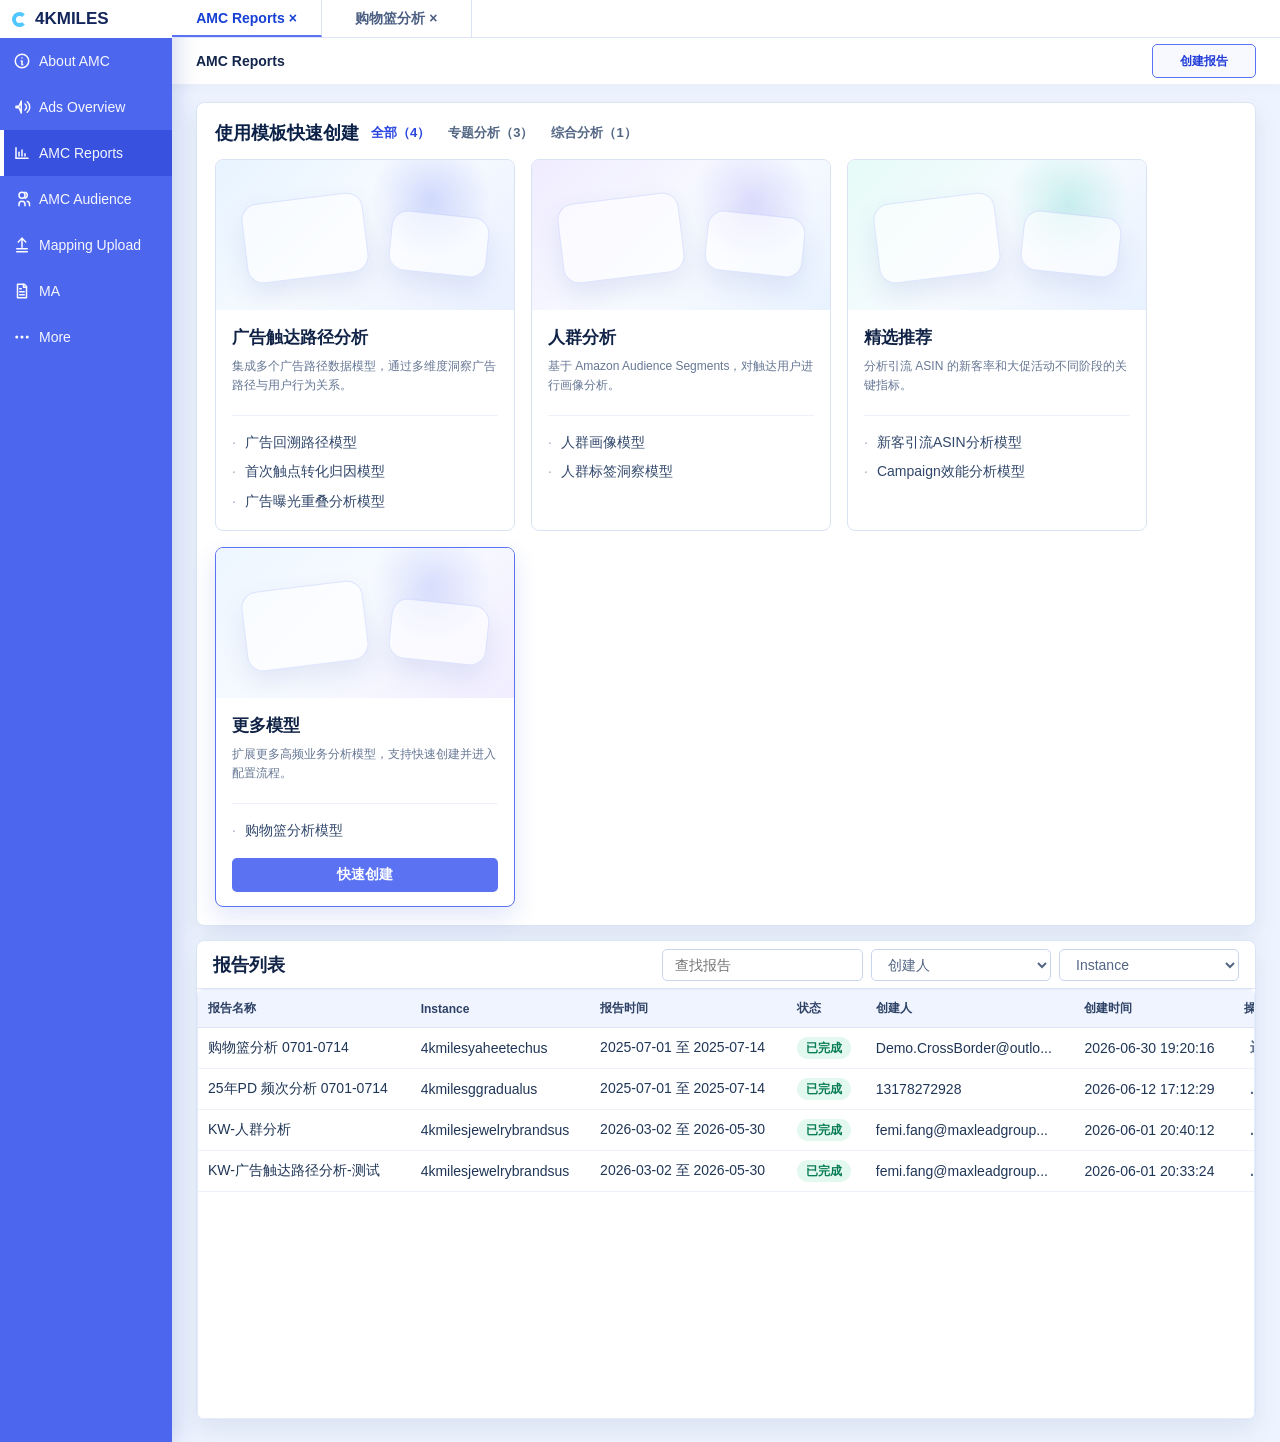
<file: 购物篮分析模型_demo_V3-1.html>
﻿<!doctype html>
<html lang="zh-CN">
<head>
  <meta charset="utf-8">
  <meta name="viewport" content="width=device-width, initial-scale=1">
  <title>购物篮分析模型 Demo V3-1</title>
  <style>
    :root {
      --nav: #4d66ee;
      --nav-dark: #3852df;
      --bg: #eef4ff;
      --panel: #ffffff;
      --line: #dbe5f6;
      --line-strong: #c8d5ef;
      --text: #102346;
      --muted: #667795;
      --blue: #5b73f2;
      --teal: #28c4b2;
      --green: #0eb67f;
      --orange: #f5a640;
      --red: #ef6f7d;
      --purple: #8475f2;
      --shadow: 0 10px 24px rgba(29, 51, 102, 0.09);
      --radius: 8px;
      --control-height: 34px;
      --action-width: 104px;
      --control-radius: 5px;
      --top-nav-height: 38px;
    }

    * { box-sizing: border-box; }

    body {
      margin: 0;
      min-height: 100vh;
      background: var(--bg);
      color: var(--text);
      font-family: "Microsoft YaHei", "PingFang SC", Arial, sans-serif;
      font-size: 14px;
      letter-spacing: 0;
    }

    button,
    input,
    select {
      font: inherit;
    }

    button {
      cursor: pointer;
    }

    .app {
      display: grid;
      grid-template-columns: 172px minmax(0, 1fr);
      min-height: 100vh;
    }

    .sidebar {
      background: var(--nav);
      color: #fff;
      box-shadow: 6px 0 20px rgba(48, 70, 168, 0.18);
      z-index: 3;
    }

    .logo {
      height: var(--top-nav-height);
      position: sticky;
      top: 0;
      z-index: 30;
      display: flex;
      align-items: center;
      gap: 8px;
      padding: 0 12px;
      background: #fff;
      color: #13265b;
      font-weight: 900;
      font-size: 17px;
      white-space: nowrap;
      overflow: hidden;
    }

    .logo-dot {
      width: 15px;
      height: 15px;
      border-radius: 50%;
      border: 4px solid #51c7ff;
      border-right-color: transparent;
      flex: 0 0 auto;
    }

    .nav-item {
      min-height: 46px;
      display: flex;
      align-items: center;
      gap: 8px;
      padding: 8px 10px 8px 13px;
      color: rgba(255, 255, 255, 0.95);
      font-weight: 400;
      line-height: 1.15;
      position: relative;
      white-space: nowrap;
    }

    .nav-item.active {
      background: var(--nav-dark);
    }

    .nav-item.active::before {
      content: "";
      position: absolute;
      left: 0;
      top: 0;
      bottom: 0;
      width: 4px;
      background: #fff;
    }

    .nav-icon {
      width: 18px;
      height: 18px;
      display: inline-flex;
      align-items: center;
      justify-content: center;
      color: rgba(255,255,255,0.98);
      flex: 0 0 auto;
    }

    .nav-icon svg {
      width: 18px;
      height: 18px;
      display: block;
      stroke: currentColor;
      stroke-width: 2;
      fill: none;
      stroke-linecap: round;
      stroke-linejoin: round;
    }

    .workspace {
      min-width: 0;
      display: flex;
      flex-direction: column;
    }

    .top-tabs {
      height: var(--top-nav-height);
      position: sticky;
      top: 0;
      z-index: 28;
      display: flex;
      align-items: stretch;
      background: #fff;
      border-bottom: 1px solid var(--line);
    }

    .product-tab {
      min-width: 150px;
      padding: 0 18px;
      border: 0;
      border-right: 1px solid var(--line);
      background: #fff;
      color: #4c5f82;
      font-weight: 700;
    }

    .product-tab.active {
      color: #1640d3;
      border-bottom: 2px solid var(--blue);
    }

    .top-actions {
      margin-left: auto;
      display: flex;
      align-items: center;
      gap: 10px;
      padding-right: 0;
      color: #526685;
      font-size: 12px;
    }

    .top-download-btn {
      width: var(--control-height);
      height: var(--control-height);
      border: 1px solid #c8d6f1;
      border-radius: var(--control-radius);
      padding: 0;
      display: inline-flex;
      align-items: center;
      justify-content: center;
      flex: 0 0 var(--control-height);
      background: #fff;
      color: #61718b;
      box-shadow: 0 1px 2px rgba(16, 35, 86, 0.05);
    }

    .top-download-btn:hover,
    .top-download-btn:focus-visible {
      border-color: var(--blue);
      color: #233ed8;
      background: #f7f9ff;
      outline: none;
    }

    .top-download-btn svg {
      width: 16px;
      height: 16px;
      display: block;
      stroke: currentColor;
      stroke-width: 2.1;
      fill: none;
      stroke-linecap: round;
      stroke-linejoin: round;
    }

    .select-like {
      height: 26px;
      min-width: 86px;
      display: inline-flex;
      align-items: center;
      justify-content: center;
      padding: 0 10px;
      border: 1px solid var(--line-strong);
      border-radius: 4px;
      background: #f7faff;
      color: #445678;
    }

    .utility {
      min-height: 46px;
      display: flex;
      align-items: center;
      gap: 12px;
      padding: 0 24px;
      background: #fff;
      box-shadow: 0 3px 12px rgba(16, 35, 86, 0.04);
    }

    .breadcrumb {
      font-weight: 800;
      color: #13264c;
    }

    .status {
      padding: 3px 10px;
      border-radius: 999px;
      background: #dff8ee;
      color: #087c56;
      font-size: 12px;
      font-weight: 800;
    }

    body[data-page="reports"] .status,
    body[data-page="reports"] .select-like,
    body[data-page="reports"] .top-download-btn,
    body[data-page="create"] .status,
    body[data-page="create"] .select-like,
    body[data-page="create"] .top-download-btn {
      display: none;
    }

    .page {
      padding: 14px 28px 28px;
      min-width: 0;
    }

    .app-page {
      display: none;
    }

    .app-page:not(.active) {
      display: none !important;
    }

    .app-page.active {
      display: block;
    }

    .create-page.active {
      display: flex;
    }

    .amc-page {
      padding: 18px 24px 22px;
    }

    .reports-hero,
    .reports-list,
    .create-info-card,
    .create-models-card {
      background: var(--panel);
      border: 1px solid var(--line);
      border-radius: var(--radius);
      box-shadow: var(--shadow);
    }

    .reports-hero {
      padding: 18px;
      margin-bottom: 14px;
    }

    .reports-section-head {
      display: flex;
      align-items: center;
      justify-content: space-between;
      gap: 12px;
      margin-bottom: 14px;
    }

    .reports-section-head h2 {
      margin: 0;
      font-size: 18px;
      color: #0b2147;
    }

    .reports-hero .reports-section-head {
      justify-content: flex-start;
    }

    .template-tabs {
      display: inline-flex;
      align-items: center;
      gap: 18px;
      color: #536684;
      font-size: 13px;
      flex-wrap: wrap;
    }

    .template-tab {
      border: 0;
      padding: 0;
      background: transparent;
      color: #536684;
      font-weight: 700;
    }

    .template-tab.active {
      color: #2846df;
    }

    .template-grid {
      display: grid;
      grid-template-columns: repeat(auto-fit, minmax(282px, 300px));
      gap: 16px;
      align-items: stretch;
      justify-content: start;
    }

    .template-card {
      position: relative;
      min-height: 360px;
      display: flex;
      flex-direction: column;
      overflow: hidden;
      border: 1px solid #d9e3f4;
      border-radius: 8px;
      background: #fff;
      transition: border-color 0.15s, box-shadow 0.15s, transform 0.15s;
    }

    .template-card.featured,
    .template-card:hover {
      border-color: #5b73f2;
      box-shadow: 0 10px 24px rgba(54, 83, 220, 0.14);
    }

    .template-visual {
      height: 150px;
      position: relative;
      overflow: hidden;
      background:
        radial-gradient(circle at 72% 26%, rgba(91, 115, 242, 0.24), transparent 25%),
        linear-gradient(135deg, #e7f3ff 0%, #f7fbff 48%, #e9f0ff 100%);
    }

    .template-visual::before,
    .template-visual::after {
      content: "";
      position: absolute;
      border-radius: 16px;
      border: 1px solid rgba(91, 115, 242, 0.18);
      background: rgba(255, 255, 255, 0.55);
      box-shadow: 0 12px 26px rgba(69, 94, 178, 0.12);
    }

    .template-visual::before {
      width: 120px;
      height: 78px;
      left: 28px;
      top: 38px;
      transform: rotate(-7deg);
    }

    .template-visual::after {
      width: 96px;
      height: 58px;
      right: 26px;
      top: 54px;
      transform: rotate(6deg);
    }

    .template-visual.green {
      background:
        radial-gradient(circle at 74% 28%, rgba(40, 196, 178, 0.22), transparent 25%),
        linear-gradient(135deg, #e6fbf7 0%, #f7fbff 52%, #e8f1ff 100%);
    }

    .template-visual.purple {
      background:
        radial-gradient(circle at 74% 28%, rgba(132, 117, 242, 0.24), transparent 25%),
        linear-gradient(135deg, #f0ecff 0%, #f8fbff 54%, #e8f2ff 100%);
    }

    .template-visual.more {
      background:
        radial-gradient(circle at 72% 25%, rgba(91, 115, 242, 0.20), transparent 25%),
        linear-gradient(135deg, #edf6ff 0%, #f8fbff 48%, #f1edff 100%);
    }

    .template-body {
      padding: 16px 16px 14px;
      display: flex;
      flex: 1;
      flex-direction: column;
      min-height: 0;
    }

    .template-body h3 {
      margin: 0 0 8px;
      font-size: 17px;
      color: #102346;
    }

    .template-desc {
      min-height: 44px;
      margin: 0 0 14px;
      color: #667795;
      font-size: 12px;
      line-height: 1.55;
    }

    .template-models {
      margin: 0;
      padding: 12px 0 0;
      border-top: 1px solid #edf2fb;
      list-style: none;
      color: #31476b;
      line-height: 2.1;
    }

    .template-models li::before {
      content: "·";
      margin-right: 9px;
      color: #9aabc5;
    }

    .quick-create-btn {
      height: 34px;
      margin-top: auto;
      border: 0;
      border-radius: 5px;
      background: var(--blue);
      color: #fff;
      font-weight: 800;
      opacity: 0;
      transform: translateY(4px);
      transition: opacity 0.15s, transform 0.15s;
    }

    .template-card:hover .quick-create-btn,
    .template-card.featured .quick-create-btn {
      opacity: 1;
      transform: translateY(0);
    }

    .reports-list {
      overflow: hidden;
    }

    .reports-list-head {
      min-height: 48px;
      display: flex;
      align-items: center;
      justify-content: space-between;
      gap: 12px;
      padding: 0 16px;
      border-bottom: 1px solid var(--line);
    }

    .reports-list-head h2 {
      margin: 0;
      font-size: 18px;
    }

    .reports-tools {
      display: flex;
      gap: 8px;
      align-items: center;
    }

    .reports-tools input,
    .reports-tools select {
      height: 32px;
      border: 1px solid var(--line-strong);
      border-radius: 5px;
      padding: 0 12px;
      background: #fff;
      color: #536684;
      min-width: 180px;
    }

    .reports-table {
      min-width: 1100px;
    }

    .status-pill {
      display: inline-flex;
      align-items: center;
      height: 22px;
      padding: 0 9px;
      border-radius: 999px;
      background: #e3f8ee;
      color: #087c56;
      font-size: 12px;
      font-weight: 700;
    }

    .row-action {
      border: 0;
      background: transparent;
      color: #536684;
      padding: 2px 6px;
      font-weight: 900;
    }

    .create-page {
      padding: 18px 24px 16px;
      min-height: calc(100vh - 84px);
      display: flex;
      flex-direction: column;
    }

    .create-layout {
      flex: 1;
      display: grid;
      grid-template-columns: 420px minmax(0, 1fr);
      gap: 16px;
      min-height: 0;
    }

    .create-info-card,
    .create-models-card {
      padding: 18px 16px;
    }

    .create-info-card h2,
    .create-models-card h2 {
      margin: 0 0 18px;
      font-size: 18px;
      color: #0b2147;
    }

    .report-form {
      display: grid;
      gap: 16px;
    }

    .form-field {
      display: grid;
      gap: 8px;
      color: #31476b;
    }

    .form-field label {
      font-weight: 700;
    }

    .required {
      color: #ef6f7d;
      margin-right: 4px;
    }

    .form-field input,
    .form-field select {
      height: 34px;
      border: 1px solid var(--line-strong);
      border-radius: 5px;
      padding: 0 12px;
      background: #fff;
      color: #334764;
    }

    .form-field input:disabled {
      background: #f5f7fb;
      color: #9aa8bd;
    }

    .form-field option:disabled {
      color: #9aa8bd;
    }

    .aggregation-select {
      display: grid;
      gap: 4px;
      position: relative;
    }

    .aggregation-trigger {
      width: 100%;
      height: 34px;
      display: inline-flex;
      align-items: center;
      justify-content: space-between;
      gap: 8px;
      border: 1px solid var(--line-strong);
      border-radius: 5px;
      padding: 0 10px 0 12px;
      background: #fff;
      color: #334764;
      font: inherit;
      text-align: left;
    }

    .aggregation-trigger svg {
      width: 14px;
      height: 14px;
      flex: 0 0 auto;
      stroke: currentColor;
      stroke-width: 2.3;
      fill: none;
      stroke-linecap: round;
      stroke-linejoin: round;
      transition: transform 0.15s;
    }

    .aggregation-select.open .aggregation-trigger {
      border-color: #8fa3ff;
      box-shadow: 0 0 0 3px rgba(59, 130, 246, 0.10);
    }

    .aggregation-select.open .aggregation-trigger svg {
      transform: rotate(180deg);
    }

    .aggregation-menu {
      display: none;
      width: 100%;
      min-width: 0;
      padding: 4px;
      border: 1px solid #d8e2f2;
      border-radius: 5px;
      background: #fff;
      box-shadow: 0 10px 24px rgba(31, 47, 82, 0.12);
      overflow: visible;
    }

    .aggregation-select.open .aggregation-menu {
      display: grid;
      gap: 2px;
    }

    .aggregation-option {
      width: 100%;
      min-width: 0;
      min-height: 30px;
      display: block;
      position: relative;
      border: 0;
      border-radius: 4px;
      padding: 7px 8px;
      background: #fff;
      color: #334764;
      font: inherit;
      font-size: 12px;
      line-height: 1.35;
      text-align: left;
      white-space: nowrap;
      cursor: pointer;
    }

    .aggregation-option:hover,
    .aggregation-option.active {
      background: #f3f6ff;
      color: #233ed8;
    }

    .aggregation-option.is-disabled {
      background: #f6f8fc;
      color: #9aa8bd;
      cursor: not-allowed;
    }

    .aggregation-option-hint {
      display: none;
      position: absolute;
      left: calc(100% + 8px);
      top: 50%;
      width: 260px;
      max-width: min(260px, calc(100vw - 48px));
      padding: 8px 10px;
      border: 1px solid #cbd7ee;
      border-radius: 5px;
      background: rgba(255, 255, 255, 0.98);
      box-shadow: 0 10px 24px rgba(23, 39, 82, 0.15);
      color: #102346;
      font-size: 12px;
      font-weight: 400;
      line-height: 1.45;
      white-space: normal;
      overflow-wrap: anywhere;
      word-break: break-word;
      transform: translateY(-50%);
      z-index: 30;
      pointer-events: none;
    }

    .aggregation-option-hint::before {
      content: "";
      position: absolute;
      left: -5px;
      top: 50%;
      width: 8px;
      height: 8px;
      border-left: 1px solid #cbd7ee;
      border-bottom: 1px solid #cbd7ee;
      background: rgba(255, 255, 255, 0.98);
      transform: translateY(-50%) rotate(45deg);
    }

    .aggregation-option.is-disabled:hover .aggregation-option-hint,
    .aggregation-option.is-disabled:focus-visible .aggregation-option-hint {
      display: block;
    }

    .date-range {
      display: grid;
      grid-template-columns: minmax(0, 1fr) 24px minmax(0, 1fr);
      align-items: center;
      gap: 8px;
    }

    .date-range span {
      text-align: center;
      color: #536684;
    }

    .selected-template-title {
      display: inline-flex;
      align-items: center;
      height: 34px;
      border-bottom: 2px solid var(--blue);
      color: #2846df;
      font-weight: 800;
      margin-bottom: 14px;
    }

    .selected-model-grid {
      display: grid;
      grid-template-columns: repeat(auto-fit, minmax(280px, 280px));
      gap: 16px;
      justify-content: start;
    }

    .selected-model-card {
      position: relative;
      display: flex;
      min-height: 440px;
      flex-direction: column;
      border: 1px solid #dfe7f4;
      border-radius: 6px;
      overflow: visible;
      background: #fff;
      transition: border-color 0.15s, box-shadow 0.15s, transform 0.15s;
    }

    .selected-model-card:hover {
      border-color: #4d6cff;
      box-shadow: 0 10px 26px rgba(54, 83, 220, 0.16);
    }

    .selected-model-visual {
      height: 230px;
      position: relative;
      flex: 0 0 auto;
      overflow: hidden;
      background:
        radial-gradient(circle at 82% 18%, rgba(135, 104, 244, 0.28), transparent 28%),
        radial-gradient(circle at 18% 20%, rgba(87, 167, 255, 0.30), transparent 28%),
        linear-gradient(135deg, #ecf5ff 0%, #f8fbff 46%, #f3e9ff 100%);
    }

    .selected-model-visual::before,
    .selected-model-visual::after {
      content: "";
      position: absolute;
      border-radius: 10px;
      background: rgba(255, 255, 255, 0.76);
      box-shadow: 0 14px 30px rgba(79, 105, 190, 0.16);
    }

    .selected-model-visual::before {
      width: 232px;
      height: 66px;
      left: 24px;
      top: 24px;
    }

    .selected-model-visual::after {
      width: 210px;
      height: 74px;
      left: 36px;
      top: 114px;
      opacity: 0.66;
    }

    .model-preview-btn,
    .model-remove-btn {
      position: absolute;
      z-index: 2;
      top: 10px;
      height: 30px;
      border-radius: 5px;
      background: rgba(255, 255, 255, 0.94);
      box-shadow: 0 2px 8px rgba(49, 70, 130, 0.08);
      cursor: default;
    }

    .model-preview-btn {
      left: 10px;
      min-width: 58px;
      border: 1px solid #e3e9f5;
      color: #253b60;
    }

    .model-remove-btn {
      right: 10px;
      width: 30px;
      padding: 0;
      display: inline-flex;
      align-items: center;
      justify-content: center;
      border: 1px solid #ffb9bc;
      color: #ef4f58;
      opacity: 0;
      pointer-events: none;
      transition: opacity 0.15s;
    }

    .selected-model-card:hover .model-remove-btn {
      opacity: 1;
    }

    .model-remove-btn svg {
      width: 15px;
      height: 15px;
      display: block;
      stroke: currentColor;
      stroke-width: 2;
      fill: none;
      stroke-linecap: round;
      stroke-linejoin: round;
    }

    .model-visual-row,
    .model-visual-flow,
    .model-visual-base {
      position: absolute;
      z-index: 1;
      pointer-events: none;
    }

    .model-visual-row {
      left: 44px;
      top: 48px;
      width: 188px;
      height: 40px;
      display: grid;
      grid-template-columns: 42px 42px 38px 38px;
      align-items: center;
      gap: 8px;
    }

    .model-visual-row span {
      display: block;
    }

    .model-orbit {
      width: 40px;
      height: 40px;
      border: 8px solid #85a0ff;
      border-right-color: #4fd5c5;
      border-radius: 50%;
    }

    .model-badge {
      width: 38px;
      height: 38px;
      border-radius: 10px;
      background: linear-gradient(135deg, #8da2ff, #745ff0);
      color: #fff;
      display: inline-flex !important;
      align-items: center;
      justify-content: center;
      font-size: 11px;
      font-weight: 800;
    }

    .model-bars {
      height: 40px;
      display: grid !important;
      grid-template-columns: repeat(4, 1fr);
      align-items: end;
      gap: 4px;
    }

    .model-bars i {
      display: block;
      width: 6px;
      border-radius: 3px 3px 0 0;
      background: #87a2ff;
    }

    .model-bars i:nth-child(1) {
      height: 18px;
    }

    .model-bars i:nth-child(2) {
      height: 30px;
      background: #5fd9c8;
    }

    .model-bars i:nth-child(3) {
      height: 22px;
      background: #b6c4ff;
    }

    .model-bars i:nth-child(4) {
      height: 34px;
      background: #9bdef0;
    }

    .model-visual-flow {
      left: 38px;
      top: 122px;
      width: 204px;
      height: 46px;
      display: flex;
      align-items: center;
      justify-content: space-between;
    }

    .model-flow-node {
      width: 30px;
      height: 30px;
      border-radius: 50%;
      background: linear-gradient(135deg, #8aa2ff, #5c78f5);
      box-shadow: 0 8px 16px rgba(82, 112, 230, 0.28);
      position: relative;
    }

    .model-flow-node::after {
      content: "";
      position: absolute;
      inset: 9px;
      border-radius: 4px;
      background: rgba(255, 255, 255, 0.86);
    }

    .model-flow-arrow {
      flex: 1;
      height: 2px;
      margin: 0 6px;
      background: repeating-linear-gradient(90deg, #8ea2ef 0 5px, transparent 5px 9px);
    }

    .model-visual-base {
      left: 36px;
      right: 36px;
      bottom: 18px;
      height: 18px;
      border-radius: 5px;
      background: linear-gradient(90deg, rgba(126, 112, 244, 0.12), rgba(76, 142, 246, 0.18), rgba(87, 208, 195, 0.12));
    }

    .selected-model-body {
      padding: 16px;
      display: grid;
      grid-template-columns: 1fr;
      gap: 12px;
      align-content: start;
      background: #fff;
    }

    .selected-model-body h3 {
      margin: 0 0 12px;
      font-size: 16px;
      font-weight: 400;
      color: #102346;
    }

    .selected-model-body .form-field {
      gap: 6px;
    }

    .selected-model-body .form-field label {
      font-weight: 400;
      color: #536684;
    }

    .create-footer {
      display: flex;
      justify-content: flex-end;
      gap: 12px;
      padding-top: 14px;
    }

    .intro-panel,
    .chart-card {
      background: var(--panel);
      border: 1px solid var(--line);
      border-radius: var(--radius);
      box-shadow: var(--shadow);
    }

    .intro-panel {
      display: grid;
      grid-template-columns: minmax(0, 1fr) auto;
      gap: 10px;
      align-items: center;
      padding: 10px 14px;
      margin-bottom: 14px;
    }

    .intro-copy {
      min-width: 0;
      max-width: none;
    }

    .intro-panel h1 {
      margin: 0 0 4px;
      font-size: 18px;
      line-height: 1.35;
      color: #071b42;
    }

    .intro-panel p {
      margin: 0;
      max-width: none;
      color: #536684;
      line-height: 1.45;
      display: -webkit-box;
      -webkit-line-clamp: 3;
      -webkit-box-orient: vertical;
      overflow: hidden;
    }

    .filter-panel {
      position: sticky;
      top: var(--top-nav-height);
      z-index: 22;
      background: var(--panel);
      border: 1px solid var(--line);
      border-radius: var(--radius);
      box-shadow: var(--shadow);
      padding: 10px 14px;
      margin: 0 0 14px;
    }

    .filter-title {
      display: none;
    }

    .filter-title h2 {
      margin: 0;
      font-size: 16px;
      color: #0c2249;
    }

    .filter-title-main {
      display: flex;
      align-items: center;
      gap: 8px;
      min-width: 0;
    }

    #filterCount {
      color: #7584a1;
      font-size: 12px;
      white-space: nowrap;
      justify-self: end;
    }

    .filter-grid {
      display: grid;
      grid-template-columns: auto minmax(230px, 280px) minmax(230px, 280px) auto minmax(150px, 1fr);
      gap: 12px;
      align-items: center;
      justify-content: stretch;
    }

    .filter-field {
      display: flex;
      flex-direction: column;
      gap: 6px;
      min-width: 0;
    }

    .filter-field.compact {
      width: 280px;
      flex-direction: row;
      align-items: stretch;
      gap: 0;
    }

    .filter-field label {
      color: #526684;
      font-size: 12px;
      font-weight: 800;
    }

    .filter-field.compact label {
      min-width: 82px;
      height: 34px;
      display: inline-flex;
      align-items: center;
      justify-content: center;
      padding: 0 10px;
      border: 1px solid var(--line-strong);
      border-right: 0;
      border-radius: 5px 0 0 5px;
      background: #f7faff;
      color: #526684;
      white-space: nowrap;
    }

    .filter-field label.sr-only-label {
      position: absolute;
      width: 1px;
      height: 1px;
      padding: 0;
      margin: -1px;
      overflow: hidden;
      clip: rect(0, 0, 0, 0);
      white-space: nowrap;
      border: 0;
    }

    .filter-field select,
    .filter-field input {
      width: 100%;
      height: 34px;
      border: 1px solid var(--line-strong);
      border-radius: 5px;
      background: #fff;
      color: #243956;
      padding: 0 10px;
      outline: none;
    }

    .multi-select {
      position: relative;
      width: 100%;
      min-width: 0;
    }

    .multi-select-button {
      width: 100%;
      min-height: 34px;
      display: grid;
      grid-template-columns: auto minmax(0, 1fr) auto;
      align-items: center;
      gap: 7px;
      padding: 0 8px;
      border: 1px solid var(--line-strong);
      border-radius: 5px;
      background: #fff;
      color: #243956;
      text-align: left;
      font-weight: 800;
    }

    .filter-field.compact .multi-select-button {
      border-radius: 0 5px 5px 0;
    }

    .multi-select-button:hover,
    .multi-select.open .multi-select-button {
      border-color: #b9c7ee;
      box-shadow: 0 0 0 2px rgba(91, 115, 242, 0.08);
    }

    .multi-select-trigger-icon {
      width: 14px;
      height: 14px;
      color: #93a0b7;
      flex: 0 0 auto;
    }

    .multi-select-summary,
    .multi-select-chips {
      min-width: 0;
      overflow: hidden;
      text-overflow: ellipsis;
      white-space: nowrap;
      font-weight: 400;
    }

    .multi-select-chips {
      display: flex;
      align-items: center;
      gap: 4px;
    }

    .multi-select-chip {
      max-width: 92px;
      height: 22px;
      display: inline-flex;
      align-items: center;
      gap: 4px;
      padding: 0 6px;
      border: 1px solid #e4e9f3;
      border-radius: 4px;
      background: #f8fafc;
      color: #273d61;
      font-size: 12px;
      font-weight: 400;
      white-space: nowrap;
    }

    .multi-select-chip-text {
      min-width: 0;
      overflow: hidden;
      text-overflow: ellipsis;
    }

    .multi-select-chip-remove {
      border: 0;
      padding: 0;
      background: transparent;
      color: #6a7890;
      font-size: 14px;
      line-height: 1;
      cursor: pointer;
    }

    .multi-select-caret {
      width: 14px;
      height: 14px;
      color: #6b7c98;
      transition: transform 0.15s;
    }

    .multi-select.open .multi-select-caret {
      transform: rotate(180deg);
    }

    .multi-select-menu {
      position: absolute;
      left: 0;
      right: 0;
      top: calc(100% + 6px);
      z-index: 20;
      padding: 8px 0;
      border: 0;
      border-radius: 8px;
      background: #ffffff;
      box-shadow: 0 8px 20px rgba(17, 24, 39, 0.1);
      display: none;
      overflow: hidden;
    }

    .multi-select.open .multi-select-menu {
      display: block;
    }

    .multi-select-menu-head {
      display: flex;
      align-items: center;
      justify-content: space-between;
      min-height: 36px;
      padding: 0 12px;
      border: 1px solid transparent;
      border-bottom-color: transparent;
      margin: 0;
      background: transparent;
      box-shadow: none;
      color: #374151;
      font-size: 12px;
      font-weight: 400;
    }

    .multi-select-menu-head span {
      color: #6b7280;
      font-size: 11px;
      font-weight: 600;
      white-space: nowrap;
    }

    .multi-select-menu-head > span {
      font-size: 12px;
      font-weight: 500;
    }

    .multi-select-all {
      display: inline-flex;
      align-items: center;
      gap: 8px;
      border: 1px solid transparent;
      background: transparent;
      box-shadow: none;
      color: #374151;
      cursor: pointer;
      white-space: nowrap;
    }

    .multi-select-all input {
      appearance: none;
      width: 16px;
      min-width: 16px;
      max-width: 16px;
      height: 16px;
      min-height: 16px;
      max-height: 16px;
      aspect-ratio: 1 / 1;
      flex: 0 0 16px;
      flex-shrink: 0;
      box-sizing: border-box;
      margin: 0;
      border: 1px solid #d1d5db;
      border-radius: 4px;
      background: #ffffff;
      display: inline-grid;
      place-content: center;
    }

    .multi-select-all input::before {
      content: "";
      width: 8px;
      height: 5px;
      border-left: 2px solid #ffffff;
      border-bottom: 2px solid #ffffff;
      transform: rotate(-45deg) scale(0);
      transition: transform 0.08s;
    }

    .multi-select-all input:checked,
    .multi-select-all input:indeterminate {
      border-color: #3b82f6;
      background: #3b82f6;
    }

    .multi-select-all input:checked::before {
      transform: rotate(-45deg) scale(1);
    }

    .multi-select-all input:indeterminate::before {
      width: 8px;
      height: 0;
      border-left: 0;
      border-bottom: 2px solid #ffffff;
      transform: scale(1);
    }

    .multi-select-search-wrap {
      position: relative;
      padding: 0 8px 8px;
      border-bottom: 0;
    }

    .multi-select-search-icon {
      position: absolute;
      left: 20px;
      top: 50%;
      width: 14px;
      height: 14px;
      color: #9ca3af;
      transform: translateY(calc(-50% - 4px));
      pointer-events: none;
    }

    .multi-select-search {
      width: 100%;
      height: 32px;
      margin: 0;
      border: 1px solid #e5e7eb;
      border-radius: 6px;
      padding: 0 10px 0 32px;
      background: #ffffff;
      color: #374151;
      font-size: 12px;
      font-weight: 500;
      outline: none;
    }

    .multi-select-search:focus {
      border-color: #3b82f6;
    }

    .multi-select-clear {
      display: none;
    }

    .multi-select-options {
      max-height: 220px;
      overflow-y: auto;
      display: flex;
      flex-direction: column;
      padding: 0;
      scrollbar-color: #d1d5db transparent;
      scrollbar-width: thin;
    }

    .multi-select-options::-webkit-scrollbar {
      width: 4px;
    }

    .multi-select-options::-webkit-scrollbar-track {
      background: transparent;
    }

    .multi-select-options::-webkit-scrollbar-thumb {
      border-radius: 999px;
      background: #d1d5db;
    }

    .multi-select-options::-webkit-scrollbar-thumb:hover {
      background: #9ca3af;
    }

    .multi-select-option,
    .multi-select-empty {
      width: 100%;
      min-height: 36px;
      display: flex;
      align-items: center;
      gap: 8px;
      padding: 0 12px;
      box-sizing: border-box;
      border: 1px solid transparent;
      border-radius: 0;
      background: transparent !important;
      box-shadow: none;
      color: #374151;
      font-size: 12px;
      font-weight: 600;
    }

    .multi-select-option {
      flex: 0 0 36px;
      cursor: pointer;
      justify-content: flex-start;
      text-align: left;
    }

    .multi-select-option:hover {
      background: transparent !important;
    }

    .multi-select-option:has(input:checked),
    .multi-select-option.active {
      background: transparent !important;
      color: #2563eb;
    }

    .multi-select-option input {
      appearance: none;
      width: 16px;
      min-width: 16px;
      max-width: 16px;
      height: 16px;
      min-height: 16px;
      max-height: 16px;
      aspect-ratio: 1 / 1;
      flex: 0 0 16px;
      flex-shrink: 0;
      box-sizing: border-box;
      margin: 0;
      border: 1px solid #d1d5db;
      border-radius: 4px;
      background: #ffffff;
      display: inline-grid;
      place-content: center;
    }

    .multi-select-option input::before {
      content: "";
      width: 8px;
      height: 5px;
      border-left: 2px solid #ffffff;
      border-bottom: 2px solid #ffffff;
      transform: rotate(-45deg) scale(0);
      transition: transform 0.08s;
    }

    .multi-select-option input:checked {
      border-color: #3b82f6;
      background: #3b82f6;
    }

    .multi-select-option input:checked::before {
      transform: rotate(-45deg) scale(1);
    }

    .multi-select-option input:focus-visible,
    .multi-select-all input:focus-visible {
      outline: 2px solid rgba(59, 130, 246, 0.22);
      outline-offset: 2px;
    }

    .multi-select-option span {
      min-width: 0;
      overflow: hidden;
      text-overflow: ellipsis;
      white-space: nowrap;
    }

    .multi-select-empty {
      display: block;
      color: #7584a1;
      text-align: center;
      padding: 12px 10px;
    }

    .asin-tabs {
      height: 34px;
      display: inline-flex;
      align-items: stretch;
      padding: 2px;
      border: 1px solid var(--line-strong);
      border-radius: 5px;
      background: #fff;
      overflow: hidden;
    }

    .asin-tab {
      min-width: 50px;
      height: 28px;
      border: 0;
      border-radius: 3px;
      padding: 0 10px;
      background: #fff;
      color: #334764;
      font-size: 12px;
      font-weight: 900;
      white-space: nowrap;
    }

    .asin-tab.active {
      background: var(--blue);
      color: #fff;
    }

    .asin-tab.is-disabled {
      background: #f4f6fb;
      color: #9aa8bd;
      cursor: not-allowed;
    }

    .asin-tab.is-disabled.active {
      background: #f4f6fb;
      color: #9aa8bd;
    }

    .download-btn,
    .ghost-btn {
      width: var(--action-width);
      min-width: var(--action-width);
      height: var(--control-height);
      display: inline-flex;
      align-items: center;
      justify-content: center;
      border-radius: var(--control-radius);
      padding: 0 12px;
      border: 1px solid #c8d6f1;
      background: #fff;
      color: #314970;
      font-weight: 800;
      white-space: nowrap;
    }

    .download-btn {
      border-color: var(--blue);
      color: #233ed8;
      background: #f7f9ff;
    }

    .icon-btn {
      width: var(--control-height);
      min-width: var(--control-height);
      padding: 0;
      display: inline-flex;
      align-items: center;
      justify-content: center;
      flex: 0 0 var(--control-height);
    }

    .icon-btn svg {
      width: 17px;
      height: 17px;
      display: block;
      stroke: currentColor;
      stroke-width: 2.2;
      fill: none;
      stroke-linecap: round;
      stroke-linejoin: round;
    }

    .insight-header {
      display: flex;
      align-items: center;
      justify-content: space-between;
      gap: 12px;
      margin: 4px 0 10px;
    }

    .insight-header h2 {
      margin: 0;
      font-size: 18px;
      color: #0b2147;
    }

    .insight-header .meta {
      color: #7584a1;
      font-size: 12px;
    }

    .insight-grid {
      display: grid;
      grid-template-columns: repeat(2, minmax(0, 1fr));
      gap: 10px;
      margin-bottom: 10px;
    }

    .insight-tile {
      min-height: 96px;
      background: #fff;
      border: 1px solid var(--line);
      border-radius: var(--radius);
      box-shadow: var(--shadow);
      padding: 12px 14px 11px;
      position: relative;
      overflow: hidden;
    }

    .insight-tile::before {
      content: "";
      position: absolute;
      left: 0;
      top: 0;
      bottom: 0;
      width: 5px;
      background: var(--blue);
    }

    .insight-tile.teal::before { background: var(--teal); }
    .insight-tile.orange::before { background: var(--orange); }
    .insight-tile.red::before { background: var(--red); }

    .insight-title {
      display: flex;
      align-items: center;
      justify-content: space-between;
      gap: 8px;
      font-weight: 900;
      font-size: 15px;
      margin-bottom: 6px;
      color: #11264c;
    }

    .badge {
      display: inline-flex;
      align-items: center;
      height: 22px;
      padding: 0 8px;
      border-radius: 999px;
      background: #eef3ff;
      color: #2846df;
      font-size: 12px;
      font-weight: 900;
      white-space: nowrap;
    }

    .insight-text {
      margin: 0;
      color: #516582;
      line-height: 1.6;
      font-size: 14px;
    }

    .insight-combos {
      display: grid;
      grid-template-columns: repeat(5, minmax(0, 1fr));
      gap: 5px;
      margin-top: 8px;
    }

    .insight-combo {
      display: flex;
      align-items: center;
      justify-content: space-between;
      gap: 4px;
      min-height: 24px;
      padding: 4px 6px;
      border: 1px solid #dbe5f6;
      border-radius: 5px;
      background: #f8fbff;
      color: #263d61;
      font-size: 10px;
      font-weight: 800;
    }

    .insight-combo.combo-only {
      justify-content: flex-start;
    }

    .combo-name {
      min-width: 0;
      max-width: 100%;
      overflow: hidden;
      text-overflow: ellipsis;
      white-space: nowrap;
      overflow-wrap: anywhere;
      font-weight: 400;
    }

    .combo-metrics {
      display: inline-flex;
      align-items: center;
      justify-content: flex-end;
      flex-wrap: wrap;
      gap: 5px;
      flex: 0 0 auto;
      color: #2846df;
      text-align: right;
    }

    .insight-more {
      display: inline-flex;
      align-items: center;
      justify-content: center;
      min-height: 24px;
      padding: 4px 6px;
      border: 1px dashed #c8d6f1;
      border-radius: 5px;
      background: #fbfdff;
      color: #7584a1;
      font-size: 10px;
      font-weight: 900;
      white-space: nowrap;
    }

    .insight-empty {
      margin-top: 8px;
      padding: 6px 8px;
      border: 1px dashed #c8d6f1;
      border-radius: 5px;
      background: #fbfdff;
      color: #7584a1;
      font-size: 11px;
      font-weight: 800;
    }

    .viz-grid {
      display: grid;
      grid-template-columns: repeat(2, minmax(0, 1fr));
      gap: 14px;
      align-items: stretch;
    }

    .full-card {
      grid-column: 1 / -1;
    }

    .histogram-card {
      margin-bottom: 14px;
      padding-left: 14px;
      padding-right: 14px;
      overflow: visible;
    }

    .detail-card {
      overflow: visible;
    }

    .detail-card table {
      min-width: 920px;
    }

    .histogram-card .card-head {
      align-items: center;
      margin-bottom: 0;
    }

    .histogram-meta {
      display: flex;
      align-items: center;
      gap: 10px;
      flex-wrap: wrap;
      color: #647590;
      font-size: 12px;
      font-weight: 700;
    }

    .histogram-range {
      min-height: 24px;
      display: inline-flex;
      align-items: center;
      padding: 0 9px;
      border: 1px solid #dbe5f6;
      border-radius: 999px;
      background: #f7faff;
      color: #31486b;
      max-width: 100%;
      line-height: 1.4;
      white-space: normal;
    }

    .histogram-range:empty {
      display: none;
    }

    .histogram-legend-row {
      display: grid;
      grid-template-columns: 46px minmax(0, 1fr);
      gap: 8px;
      margin-top: 0;
      padding: 0;
    }

    .histogram-legend-axis {
      min-width: 0;
    }

    .histogram-legend {
      display: flex;
      align-items: center;
      justify-content: center;
      gap: 18px;
      min-width: 0;
      padding: 2px 0;
    }

    .histogram-legend-item {
      display: inline-flex;
      align-items: center;
      gap: 6px;
      min-height: 28px;
      padding: 0 10px;
      border: 1px solid transparent;
      border-radius: 999px;
      background: transparent;
      color: #314970;
      font-size: 12px;
      font-weight: 900;
      white-space: nowrap;
      cursor: pointer;
      transition: color 0.15s, background 0.15s, border-color 0.15s, box-shadow 0.15s, transform 0.15s;
    }

    .histogram-legend-item:hover {
      transform: translateY(-1px);
      background: #f7faff;
      border-color: #dbe5f6;
    }

    .histogram-legend-item.active {
      background: #eef3ff;
      border-color: #bfcaf7;
      color: #243ed2;
      box-shadow: 0 4px 10px rgba(91, 115, 242, 0.12);
    }

    .histogram-legend-dot {
      width: 8px;
      height: 8px;
      border-radius: 999px;
      background: var(--blue);
      box-shadow: 0 0 0 3px rgba(91, 115, 242, 0.14);
      flex: 0 0 auto;
    }

    .histogram-legend-dot.middle {
      background: var(--orange);
      box-shadow: 0 0 0 3px rgba(245, 166, 64, 0.16);
    }

    .histogram-legend-dot.head {
      background: var(--green);
      box-shadow: 0 0 0 3px rgba(14, 182, 127, 0.14);
    }

    .histogram-wrap {
      height: 300px;
      display: grid;
      grid-template-columns: 46px minmax(0, 1fr);
      gap: 8px;
      align-items: stretch;
      padding: 24px 0 0;
    }

    .histogram-axis {
      display: grid;
      grid-template-rows: repeat(4, 1fr) 34px;
      color: #71809b;
      font-size: 11px;
      text-align: right;
      padding-right: 2px;
    }

    .histogram-axis span {
      transform: translateY(-7px);
      white-space: nowrap;
    }

    .histogram-plot {
      display: grid;
      grid-template-columns: repeat(10, minmax(0, 1fr));
      gap: 10px;
      align-items: end;
      min-width: 0;
      position: relative;
    }

    .histogram-plot::before {
      content: "";
      position: absolute;
      left: 0;
      right: 0;
      top: 0;
      bottom: 42px;
      pointer-events: none;
      background:
        linear-gradient(to right,
          rgba(14, 182, 127, 0.12) 0 30%,
          rgba(245, 166, 64, 0.16) 30% 70%,
          rgba(91, 115, 242, 0.12) 70% 100%),
        linear-gradient(to bottom, #e8eef9 1px, transparent 1px) 0 0 / 100% 25%;
    }

    .histogram-plot::after {
      content: "";
      position: absolute;
      left: 0;
      right: 0;
      top: 0;
      bottom: 42px;
      pointer-events: none;
      background:
        repeating-linear-gradient(to bottom,
          rgba(37, 59, 223, 0.9) 0 5px,
          transparent 5px 10px) 30% 0 / 2px 100% no-repeat,
        repeating-linear-gradient(to bottom,
          rgba(37, 59, 223, 0.9) 0 5px,
          transparent 5px 10px) 70% 0 / 2px 100% no-repeat,
        linear-gradient(to right,
          transparent 0 100%);
    }

    .histogram-segment-zones {
      position: absolute;
      left: 0;
      right: 0;
      top: 0;
      bottom: 42px;
      display: grid;
      grid-template-columns: 30% 40% 30%;
      z-index: 1;
      pointer-events: none;
    }

    .histogram-segment-zone {
      border: 0;
      background: transparent;
      cursor: pointer;
      pointer-events: auto;
      position: relative;
    }

    .histogram-segment-zone::after {
      content: attr(data-label);
      position: absolute;
      left: 50%;
      top: 8px;
      transform: translateX(-50%);
      min-height: 22px;
      display: inline-flex;
      align-items: center;
      padding: 0 8px;
      border-radius: 999px;
      background: rgba(255, 255, 255, 0.78);
      border: 1px solid rgba(203, 214, 236, 0.9);
      color: #314970;
      font-size: 11px;
      font-weight: 900;
      white-space: nowrap;
      opacity: 0;
      transition: opacity 0.15s, transform 0.15s;
    }

    .histogram-segment-zone:hover::after,
    .histogram-segment-zone.active::after {
      opacity: 1;
      transform: translateX(-50%) translateY(-1px);
    }

    .histogram-segment-zone.active {
      box-shadow: inset 0 0 0 2px rgba(49, 73, 112, 0.22);
    }

    .histogram-bar {
      height: 100%;
      min-width: 0;
      border: 0;
      background: transparent;
      padding: 0;
      display: grid;
      grid-template-rows: minmax(0, 1fr) 42px;
      gap: 8px;
      color: #526684;
      cursor: pointer;
      position: relative;
      z-index: 3;
      pointer-events: none;
    }

    .histogram-value {
      position: absolute;
      left: 50%;
      top: -20px;
      transform: translateX(-50%);
      display: block;
      min-width: 48px;
      padding: 0;
      font-size: 11px;
      font-weight: 900;
      color: #243956;
      text-align: center;
      white-space: nowrap;
      overflow: hidden;
      text-overflow: ellipsis;
      text-shadow: none;
      line-height: 1;
    }

    .histogram-track {
      display: flex;
      align-items: end;
      justify-content: center;
      min-height: 0;
    }

    .histogram-fill {
      width: min(24px, 52%);
      min-height: 8px;
      border-radius: 6px 6px 2px 2px;
      background: #5b73f2;
      box-shadow: inset 0 -8px 16px rgba(17, 38, 92, 0.12), 0 3px 8px rgba(25, 45, 98, 0.08);
      transition: height 0.15s, background 0.15s, transform 0.15s;
      position: relative;
      z-index: 1;
      display: flex;
      align-items: flex-start;
      justify-content: center;
      overflow: visible;
      pointer-events: auto;
    }

    .histogram-bar:hover .histogram-fill {
      background: #28c4b2;
      transform: translateY(-2px);
    }

    .histogram-bar.active .histogram-fill {
      background: #f5a640;
      outline: 3px solid rgba(245, 166, 64, 0.22);
    }

    .histogram-label {
      display: block;
      color: #627391;
      font-size: 11px;
      line-height: 1.25;
      text-align: center;
      white-space: nowrap;
      pointer-events: auto;
    }

    .histogram-count {
      color: #243956;
      font-weight: 900;
      font-size: 11px;
    }

    .chart-card {
      min-width: 0;
      padding: 16px 18px 18px;
      overflow: hidden;
    }

    .card-head {
      display: flex;
      align-items: flex-start;
      justify-content: space-between;
      gap: 12px;
      margin-bottom: 12px;
    }

    .card-head h3 {
      margin: 0;
      font-size: 18px;
      line-height: 1.3;
      color: #0c2249;
    }

    .title-with-help {
      display: inline-flex;
      align-items: center;
      gap: 6px;
      position: relative;
    }

    .info-help {
      width: 16px;
      height: 16px;
      display: inline-flex;
      align-items: center;
      justify-content: center;
      border: 1px solid #c8d6f1;
      border-radius: 50%;
      background: #f7faff;
      color: #3f58df;
      font-size: 11px;
      font-weight: 900;
      line-height: 1;
      cursor: help;
      flex: 0 0 auto;
      position: relative;
    }

    .title-with-help::after {
      content: attr(data-tooltip);
      position: absolute;
      left: 0;
      top: calc(100% + 8px);
      width: 480px;
      max-width: min(480px, calc(100vw - 48px));
      padding: 9px 11px;
      border: 1px solid #cbd7ee;
      border-radius: 6px;
      background: rgba(255, 255, 255, 0.98);
      box-shadow: 0 12px 28px rgba(23, 39, 82, 0.16);
      color: #102346;
      font-size: 12px;
      font-weight: 400;
      line-height: 1.55;
      text-align: left;
      white-space: normal;
      overflow: visible;
      opacity: 0;
      pointer-events: none;
      transform: translateY(4px);
      transition: opacity 0.12s, transform 0.12s;
      z-index: 20;
    }

    .title-with-help::before {
      content: "";
      position: absolute;
      right: 3px;
      top: calc(100% + 3px);
      width: 9px;
      height: 9px;
      border-left: 1px solid #cbd7ee;
      border-top: 1px solid #cbd7ee;
      background: rgba(255, 255, 255, 0.98);
      opacity: 0;
      pointer-events: none;
      transform: translateY(4px) rotate(45deg);
      transition: opacity 0.12s, transform 0.12s;
      z-index: 21;
    }

    .title-with-help:has(.info-help:hover)::after,
    .title-with-help:has(.info-help:focus-visible)::after,
    .title-with-help:has(.info-help:hover)::before,
    .title-with-help:has(.info-help:focus-visible)::before {
      opacity: 1;
      transform: translateY(0);
    }

    .title-with-help:has(.info-help:hover)::before,
    .title-with-help:has(.info-help:focus-visible)::before {
      transform: translateY(0) rotate(45deg);
    }

    .card-head p {
      margin: 6px 0 0;
      color: #7584a1;
      font-size: 12px;
      line-height: 1.5;
    }

    .card-actions {
      display: flex;
      align-items: center;
      gap: 8px;
      flex-wrap: wrap;
      justify-content: flex-end;
    }

    .top-sort-control {
      color: #536684;
      font-size: 12px;
      font-weight: 900;
      white-space: nowrap;
    }

    .top-combo-card {
      align-self: stretch;
      display: flex;
      flex-direction: column;
      height: 100%;
    }

    .top-combo-card .card-head {
      flex: 0 0 auto;
    }

    .top-combo-card .table-wrap {
      flex: 0 0 auto;
      height: 456px;
      max-height: 456px;
      min-height: 0;
      overflow-y: auto;
      overflow-x: hidden;
    }

    .top-combo-card table {
      min-width: 100%;
      table-layout: fixed;
    }

    .top-combo-card th,
    .top-combo-card td {
      padding-left: 5px;
      padding-right: 5px;
      overflow: hidden;
      text-overflow: ellipsis;
    }

    .top-combo-card col:nth-child(1) { width: 5.5%; }
    .top-combo-card col:nth-child(2) { width: 18%; }
    .top-combo-card col:nth-child(3) { width: 18%; }
    .top-combo-card col:nth-child(4) { width: 14%; }
    .top-combo-card col:nth-child(5) { width: 10%; }
    .top-combo-card col:nth-child(6) { width: 10%; }
    .top-combo-card col:nth-child(7) { width: 10%; }
    .top-combo-card col:nth-child(8) { width: 14.5%; }

    .top-combo-card th:nth-child(n+4),
    .top-combo-card td:nth-child(n+4) {
      padding-left: 4px;
      padding-right: 4px;
    }

    .top-combo-card th:nth-child(7),
    .top-combo-card td:nth-child(7) {
      padding-right: 14px;
    }

    .top-combo-card th:nth-child(8),
    .top-combo-card td:nth-child(8) {
      padding-left: 20px;
    }

    .top-combo-card th:first-child,
    .top-combo-card td:first-child {
      text-align: center;
      padding-left: 2px;
      padding-right: 2px;
    }

    .top-combo-card .rank-cell {
      overflow: visible;
    }

    .top-combo-card .rank-badge {
      position: relative;
      width: 22px;
      height: 22px;
      display: inline-flex;
      align-items: center;
      justify-content: center;
      border-radius: 5px 5px 7px 7px;
      background: #eef3f9;
      color: #7c8798;
      font-size: 12px;
      font-weight: 700;
      line-height: 1;
    }

    .top-combo-card .rank-badge::after {
      content: "";
      position: absolute;
      left: 50%;
      bottom: -4px;
      transform: translateX(-50%);
      width: 0;
      height: 0;
      border-left: 6px solid transparent;
      border-right: 6px solid transparent;
      border-top: 5px solid #eef3f9;
    }

    .top-combo-card .rank-top-1 {
      background: linear-gradient(180deg, #ff8c82 0%, #e65756 100%);
      color: #fff;
      box-shadow: 0 2px 5px rgba(230, 87, 86, 0.28);
    }

    .top-combo-card .rank-top-1::after {
      border-top-color: #e65756;
    }

    .top-combo-card .rank-top-2 {
      background: linear-gradient(180deg, #ffbd68 0%, #f18a30 100%);
      color: #fff;
      box-shadow: 0 2px 5px rgba(241, 138, 48, 0.26);
    }

    .top-combo-card .rank-top-2::after {
      border-top-color: #f18a30;
    }

    .top-combo-card .rank-top-3 {
      background: linear-gradient(180deg, #ffd960 0%, #f3b936 100%);
      color: #fff;
      box-shadow: 0 2px 5px rgba(243, 185, 54, 0.26);
    }

    .top-combo-card .rank-top-3::after {
      border-top-color: #f3b936;
    }

    .top-combo-card td:nth-child(7) .bar {
      margin-right: 6px;
    }

    .top-combo-card .metric-cell,
    .top-combo-card .bar-cell {
      min-width: 0;
    }

    .top-combo-card .value-tag {
      max-width: 100%;
      overflow: hidden;
      text-overflow: ellipsis;
      white-space: nowrap;
    }

    .asin-product {
      display: grid;
      grid-template-columns: 34px minmax(0, 1fr);
      align-items: center;
      gap: 7px;
      min-width: 0;
    }

    .asin-product-img {
      width: 34px;
      height: 34px;
      border: 1px solid #e1e8f5;
      border-radius: 4px;
      background: #f8fafc;
      object-fit: cover;
    }

    .asin-product-copy {
      min-width: 0;
      display: grid;
      gap: 2px;
      line-height: 1.15;
    }

    .asin-product-title {
      min-width: 0;
      overflow: hidden;
      text-overflow: ellipsis;
      white-space: nowrap;
      color: #4b5f80;
      font-size: 11px;
      font-weight: 400;
    }

    .asin-product-link {
      min-width: 0;
      overflow: hidden;
      text-overflow: ellipsis;
      white-space: nowrap;
      color: #2846df;
      font-size: 12px;
      font-weight: 400;
      text-decoration: none;
    }

    .asin-product-link:hover,
    .asin-product-link:focus-visible {
      text-decoration: underline;
    }

    .tooltip-product {
      display: grid;
      grid-template-columns: 42px minmax(0, 1fr);
      align-items: center;
      gap: 8px;
      margin-bottom: 8px;
    }

    .tooltip-product .asin-product-img {
      width: 42px;
      height: 42px;
    }

    .tooltip-product .asin-product-title {
      font-size: 11px;
    }

    .tooltip-product .asin-product-link {
      color: #111827;
      cursor: default;
      text-decoration: none;
    }

    .tooltip-rule-products {
      display: grid;
      gap: 6px;
      margin-bottom: 8px;
    }

    .tooltip-rule-product-row {
      display: grid;
      grid-template-columns: 44px minmax(0, 1fr);
      align-items: center;
      gap: 8px;
    }

    .tooltip-rule-product-label {
      color: #536684;
      font-size: 12px;
      font-weight: 600;
      white-space: nowrap;
    }

    .tooltip-rule-products .tooltip-product {
      margin-bottom: 0;
    }

    .tooltip-rule-metric {
      display: inline;
    }

    .top-metric-head {
      display: inline-flex;
      align-items: center;
      gap: 3px;
      min-width: 0;
      max-width: 100%;
      white-space: nowrap;
    }

    .top-combo-card .metric-info {
      width: 12px;
      height: 12px;
      font-size: 8px;
    }

    .top-combo-card .action-tag {
      max-width: 100%;
      overflow: hidden;
      text-overflow: ellipsis;
    }

    .top-combo-card thead th {
      height: 38px;
      padding-top: 8px;
      padding-bottom: 8px;
    }

    .top-combo-card tbody tr {
      height: 50px;
    }

    .small-select,
    .search-box {
      height: var(--control-height);
      border: 1px solid var(--line-strong);
      border-radius: var(--control-radius);
      background: #fff;
      color: #334764;
      padding: 0 10px;
      outline: none;
    }

    .small-select {
      width: var(--action-width);
      min-width: var(--action-width);
      font-weight: 800;
    }

    .search-box {
      width: 170px;
    }

    .chart-surface {
      position: relative;
      height: 430px;
      border: 1px solid #e5ecfa;
      border-radius: 6px;
      background:
        linear-gradient(#f9fbff, #ffffff);
      overflow: hidden;
    }

    svg {
      display: block;
      width: 100%;
      height: 100%;
    }

    .axis text,
    .axis-label,
    .legend-note {
      fill: #73829f;
      font-size: 12px;
    }

    .axis-line {
      stroke: #cdd8ee;
      stroke-width: 1;
    }

    .grid-line {
      stroke: #e2e9f6;
      stroke-width: 1;
      stroke-dasharray: 5 6;
    }

    .link {
      stroke-linecap: round;
      cursor: pointer;
      transition: opacity 0.15s, stroke-width 0.15s;
    }

    .node {
      cursor: grab;
      transition: opacity 0.15s;
    }

    .node:active {
      cursor: grabbing;
    }

    .node-label {
      pointer-events: none;
      fill: #102346;
      font-size: 12px;
      font-weight: 400;
      paint-order: stroke;
      stroke: #fff;
      stroke-width: 4px;
      stroke-linejoin: round;
    }

    .legend {
      display: flex;
      align-items: center;
      gap: 14px;
      flex-wrap: wrap;
      margin-top: 10px;
      color: #6b7a96;
      font-size: 12px;
    }

    .legend-item {
      display: inline-flex;
      align-items: center;
      gap: 6px;
      white-space: nowrap;
    }

    .legend-dot {
      width: 10px;
      height: 10px;
      border-radius: 50%;
      display: inline-block;
      background: var(--blue);
    }

    .table-wrap {
      height: 430px;
      overflow: auto;
      border: 1px solid #e5ecfa;
      border-radius: 6px;
    }

    table {
      width: 100%;
      border-collapse: collapse;
      min-width: 790px;
      background: #fff;
    }

    thead th {
      position: sticky;
      top: 0;
      z-index: 1;
      padding: 10px 10px;
      background: #f0f4ff;
      color: #2e4266;
      font-size: 12px;
      text-align: left;
      border-bottom: 1px solid var(--line);
      white-space: nowrap;
    }

    thead button {
      border: 0;
      padding: 0;
      color: inherit;
      background: transparent;
      font-weight: 900;
    }

    .sortable-head,
    .metric-sort {
      display: inline-flex;
      align-items: center;
      gap: 5px;
      line-height: 1;
      white-space: nowrap;
    }

    .metric-info {
      width: 13px;
      height: 13px;
      display: inline-flex;
      align-items: center;
      justify-content: center;
      border: 1px solid #a9b6cc;
      border-radius: 50%;
      color: #7a89a5;
      font-size: 9px;
      font-weight: 900;
      line-height: 1;
      flex: 0 0 auto;
    }

    .sort-icon {
      width: 9px;
      height: 13px;
      display: inline-flex;
      flex-direction: column;
      align-items: center;
      justify-content: center;
      gap: 2px;
      flex: 0 0 auto;
    }

    .sort-icon::before,
    .sort-icon::after {
      content: "";
      display: block;
      width: 0;
      height: 0;
      border-left: 4px solid transparent;
      border-right: 4px solid transparent;
    }

    .sort-icon::before {
      border-bottom: 5px solid #9aaccc;
    }

    .sort-icon::after {
      border-top: 5px solid #9aaccc;
    }

    thead button.active.asc .sort-icon::before,
    thead button.active.desc .sort-icon::after {
      border-bottom-color: #4d66ee;
      border-top-color: #4d66ee;
    }

    thead button.active.asc .sort-icon::after {
      border-top-color: #c3cce0;
    }

    thead button.active.desc .sort-icon::before {
      border-bottom-color: #c3cce0;
    }

    tbody td {
      padding: 9px 10px;
      border-bottom: 1px solid #edf2fb;
      color: #203657;
      white-space: nowrap;
      vertical-align: middle;
    }

    tbody tr {
      transition: background 0.12s;
    }

    tbody tr.selected {
      background: #f5f8ff;
    }

    .rank {
      width: 34px;
      height: 22px;
      display: inline-flex;
      align-items: center;
      justify-content: center;
      border-radius: 999px;
      background: #eef3ff;
      color: #2a46df;
      font-size: 12px;
      font-weight: 900;
    }

    .metric-cell,
    .bar-cell {
      min-width: 126px;
    }

    .bar {
      height: 8px;
      border-radius: 999px;
      background: #eef2fb;
      overflow: hidden;
      margin-top: 5px;
    }

    .bar > span {
      display: block;
      height: 100%;
      border-radius: inherit;
      background: var(--blue);
    }

    .bar.conf > span,
    .bar.lift > span {
      background: var(--blue);
    }

    .lift-strong {
      --lift-color: #0eb67f;
      --lift-bg: rgba(14, 182, 127, 0.14);
      --lift-border: rgba(14, 182, 127, 0.34);
      --lift-ink: #087e58;
    }

    .lift-positive {
      --lift-color: #f5a640;
      --lift-bg: rgba(245, 166, 64, 0.18);
      --lift-border: rgba(245, 166, 64, 0.38);
      --lift-ink: #9a5e00;
    }

    .lift-risk {
      --lift-color: #ef6f7d;
      --lift-bg: rgba(239, 111, 125, 0.15);
      --lift-border: rgba(239, 111, 125, 0.34);
      --lift-ink: #b3303d;
    }

    .value-tag {
      display: inline-flex;
      align-items: center;
      height: 24px;
      padding: 0 8px;
      border: 1px solid var(--lift-border, transparent);
      border-radius: 999px;
      font-size: 12px;
      font-weight: 900;
      background: var(--lift-bg, #eef3ff);
      color: var(--lift-ink, #2947dc);
    }

    .action-tag {
      display: inline-flex;
      align-items: center;
      justify-content: center;
      gap: 5px;
      height: 26px;
      padding: 0 9px 0 7px;
      border: 1px solid var(--action-border, #e5e7eb);
      border-radius: 8px;
      background: #ffffff;
      color: var(--action-ink, #374151);
      font-size: 12px;
      font-weight: 700;
      white-space: nowrap;
      box-shadow: 0 1px 2px rgba(16, 35, 86, 0.04);
    }

    .action-icon {
      width: 16px;
      height: 16px;
      display: inline-flex;
      align-items: center;
      justify-content: center;
      border-radius: 5px;
      background: var(--action-icon-bg, #f3f4f6);
      color: var(--action-ink, #374151);
      flex: 0 0 16px;
    }

    .action-icon svg {
      width: 12px;
      height: 12px;
      display: block;
      fill: none;
      stroke: currentColor;
      stroke-width: 1.7;
      stroke-linecap: round;
      stroke-linejoin: round;
    }

    .action-bundle {
      --action-ink: #047857;
      --action-border: #bdebdc;
      --action-icon-bg: #e8f8f2;
    }

    .action-test {
      --action-ink: #b45309;
      --action-border: #f6d7a6;
      --action-icon-bg: #fff3df;
    }

    .action-review {
      --action-ink: #b4232f;
      --action-border: #f4b9c0;
      --action-icon-bg: #fff0f2;
    }

    .tooltip {
      position: fixed;
      z-index: 20;
      min-width: 190px;
      max-width: 360px;
      padding: 10px 12px;
      border: 1px solid #cbd7ee;
      border-radius: 6px;
      background: rgba(255, 255, 255, 0.98);
      box-shadow: 0 12px 30px rgba(23, 39, 82, 0.16);
      color: #102346;
      pointer-events: none;
      opacity: 0;
      transform: translate(10px, 10px);
      transition: opacity 0.08s;
      font-size: 12px;
      line-height: 1.65;
    }

    .tooltip strong {
      display: block;
      margin-bottom: 4px;
      font-size: 13px;
      color: #0b2147;
    }

    .sr-only {
      position: absolute;
      width: 1px;
      height: 1px;
      padding: 0;
      margin: -1px;
      overflow: hidden;
      clip: rect(0, 0, 0, 0);
      white-space: nowrap;
      border: 0;
    }

    @media (max-width: 1280px) {
      .template-grid {
        grid-template-columns: repeat(auto-fit, minmax(260px, 300px));
      }

      .create-layout {
        grid-template-columns: 360px minmax(0, 1fr);
      }

      .selected-model-grid {
        grid-template-columns: repeat(auto-fit, minmax(280px, 280px));
      }

      .insight-grid {
        grid-template-columns: repeat(2, minmax(0, 1fr));
      }

      .insight-combos {
        grid-template-columns: repeat(4, minmax(0, 1fr));
      }

      .viz-grid {
        grid-template-columns: 1fr;
      }

      .top-combo-card {
        align-self: auto;
        display: block;
        height: auto;
      }

      .top-combo-card .table-wrap {
        height: 456px;
        max-height: 456px;
      }

      .filter-grid {
        grid-template-columns: auto minmax(180px, 1fr) minmax(180px, 1fr) auto;
      }

      #filterCount {
        grid-column: 1 / -1;
      }

      .full-card {
        grid-column: auto;
      }
    }

    @media (max-width: 860px) {
      .app {
        grid-template-columns: 1fr;
      }

      .sidebar {
        display: flex;
        overflow-x: auto;
      }

      .logo {
        min-width: 116px;
      }

      .nav-item {
        min-width: 104px;
      }

      .top-actions,
      .utility-note {
        display: none;
      }

      .page {
        padding: 12px;
      }

      .amc-page,
      .create-page {
        padding: 12px;
      }

      .template-grid,
      .create-layout,
      .selected-model-grid {
        grid-template-columns: 1fr;
      }

      .selected-model-card {
        grid-template-columns: 1fr;
      }

      .selected-model-visual {
        height: 210px;
        min-height: 210px;
      }

      .selected-model-body {
        grid-template-columns: 1fr;
      }

      .reports-section-head,
      .reports-list-head,
      .reports-tools {
        align-items: stretch;
        flex-direction: column;
      }

      .reports-tools input,
      .reports-tools select {
        min-width: 0;
        width: 100%;
      }

      .intro-panel {
        grid-template-columns: 1fr;
      }

      .filter-grid {
        grid-template-columns: 1fr;
      }

      #filterCount {
        grid-column: auto;
      }

      .filter-field.compact {
        width: 100%;
      }

      .insight-grid {
        grid-template-columns: 1fr;
      }

      .insight-combos {
        grid-template-columns: repeat(2, minmax(0, 1fr));
      }

      .histogram-wrap {
        grid-template-columns: 42px minmax(0, 1fr);
        gap: 8px;
      }

      .histogram-legend-row {
        grid-template-columns: 42px minmax(0, 1fr);
        gap: 8px;
      }

      .histogram-legend {
        justify-content: center;
        flex-wrap: wrap;
        row-gap: 6px;
      }

      .histogram-plot {
        grid-template-columns: repeat(10, 54px);
        overflow-x: auto;
      }

      .histogram-fill {
        width: 24px;
      }

      .chart-surface,
      .table-wrap {
        height: 390px;
      }
    }
  </style>
</head>
<body data-page="reports">
  <div class="app">
    <aside class="sidebar" aria-label="系统导航">
      <div class="logo"><span class="logo-dot"></span>4KMILES</div>
      <div class="nav-item">
        <span class="nav-icon" aria-hidden="true"><svg viewBox="0 0 24 24"><circle cx="12" cy="12" r="9"></circle><path d="M12 8h.01"></path><path d="M11 12h1v5h1"></path></svg></span>
        About AMC
      </div>
      <div class="nav-item">
        <span class="nav-icon" aria-hidden="true"><svg viewBox="0 0 24 24"><path d="M4 13h4l3 7V4l-3 7H4z"></path><path d="M16 8a5 5 0 0 1 0 8"></path><path d="M19 5a9 9 0 0 1 0 14"></path></svg></span>
        Ads Overview
      </div>
      <div class="nav-item active">
        <span class="nav-icon" aria-hidden="true"><svg viewBox="0 0 24 24"><path d="M4 19V5"></path><path d="M4 19h16"></path><path d="M8 16v-5"></path><path d="M12 16V8"></path><path d="M16 16v-3"></path></svg></span>
        AMC Reports
      </div>
      <div class="nav-item">
        <span class="nav-icon" aria-hidden="true"><svg viewBox="0 0 24 24"><path d="M16 21v-2a4 4 0 0 0-8 0v2"></path><circle cx="12" cy="7" r="4"></circle><path d="M22 21v-2a4 4 0 0 0-3-3.87"></path><path d="M16 3.13a4 4 0 0 1 0 7.75"></path></svg></span>
        AMC Audience
      </div>
      <div class="nav-item">
        <span class="nav-icon" aria-hidden="true"><svg viewBox="0 0 24 24"><path d="M12 3v12"></path><path d="M7 8l5-5 5 5"></path><path d="M5 21h14"></path><path d="M5 17h14"></path></svg></span>
        Mapping Upload
      </div>
      <div class="nav-item">
        <span class="nav-icon" aria-hidden="true"><svg viewBox="0 0 24 24"><path d="M6 3h9l3 3v15H6z"></path><path d="M14 3v4h4"></path><path d="M9 13h6"></path><path d="M9 17h6"></path><path d="M9 9h2"></path></svg></span>
        MA
      </div>
      <div class="nav-item">
        <span class="nav-icon" aria-hidden="true"><svg viewBox="0 0 24 24"><circle cx="12" cy="12" r="1"></circle><circle cx="19" cy="12" r="1"></circle><circle cx="5" cy="12" r="1"></circle></svg></span>
        More
      </div>
    </aside>

    <main class="workspace">
      <div class="top-tabs" role="navigation" aria-label="产品页签">
        <button class="product-tab active" type="button" data-page-target="reports">AMC Reports ×</button>
        <button class="product-tab" type="button" data-page-target="basket">购物篮分析 ×</button>
      </div>

      <div class="utility">
        <div class="breadcrumb" id="pageBreadcrumb">AMC Reports</div>
        <span class="status">Demo V3-1</span>
        <div class="top-actions" aria-label="报告筛选与下载">
          <span class="select-like">US 4kmiles...</span>
          <span class="select-like">GMT-04</span>
          <span class="select-like" id="topPeriodLabel">2024年Q2</span>
          <button class="download-btn" id="createReportEntry" type="button">创建报告</button>
          <button class="top-download-btn" id="globalDownloadBtn" type="button" aria-label="下载数据" title="下载数据">
            <svg viewBox="0 0 24 24" aria-hidden="true" focusable="false">
              <path d="M12 3v12"></path>
              <path d="m7 10 5 5 5-5"></path>
              <path d="M5 21h14"></path>
            </svg>
          </button>
        </div>
      </div>

      <section class="app-page amc-page active" id="reportsPage">
        <section class="reports-hero">
          <div class="reports-section-head">
            <h2>使用模板快速创建</h2>
            <div class="template-tabs" aria-label="模板分类">
              <button class="template-tab active" type="button">全部（4）</button>
              <button class="template-tab" type="button">专题分析（3）</button>
              <button class="template-tab" type="button">综合分析（1）</button>
            </div>
          </div>
          <div class="template-grid">
            <article class="template-card">
              <div class="template-visual"></div>
              <div class="template-body">
                <h3>广告触达路径分析</h3>
                <p class="template-desc">集成多个广告路径数据模型，通过多维度洞察广告路径与用户行为关系。</p>
                <ul class="template-models">
                  <li>广告回溯路径模型</li>
                  <li>首次触点转化归因模型</li>
                  <li>广告曝光重叠分析模型</li>
                </ul>
              </div>
            </article>
            <article class="template-card">
              <div class="template-visual purple"></div>
              <div class="template-body">
                <h3>人群分析</h3>
                <p class="template-desc">基于 Amazon Audience Segments，对触达用户进行画像分析。</p>
                <ul class="template-models">
                  <li>人群画像模型</li>
                  <li>人群标签洞察模型</li>
                </ul>
              </div>
            </article>
            <article class="template-card">
              <div class="template-visual green"></div>
              <div class="template-body">
                <h3>精选推荐</h3>
                <p class="template-desc">分析引流 ASIN 的新客率和大促活动不同阶段的关键指标。</p>
                <ul class="template-models">
                  <li>新客引流ASIN分析模型</li>
                  <li>Campaign效能分析模型</li>
                </ul>
              </div>
            </article>
            <article class="template-card featured" id="basketTemplateCard">
              <div class="template-visual more"></div>
              <div class="template-body">
                <h3>更多模型</h3>
                <p class="template-desc">扩展更多高频业务分析模型，支持快速创建并进入配置流程。</p>
                <ul class="template-models">
                  <li>购物篮分析模型</li>
                </ul>
                <button class="quick-create-btn" type="button" id="quickCreateBasket">快速创建</button>
              </div>
            </article>
          </div>
        </section>

        <section class="reports-list">
          <div class="reports-list-head">
            <h2>报告列表</h2>
            <div class="reports-tools">
              <input type="search" placeholder="查找报告" aria-label="查找报告">
              <select aria-label="创建人"><option>创建人</option></select>
              <select aria-label="Instance"><option>Instance</option></select>
            </div>
          </div>
          <div class="table-wrap">
            <table class="reports-table">
              <thead>
                <tr>
                  <th>报告名称</th>
                  <th>Instance</th>
                  <th>报告时间</th>
                  <th>状态</th>
                  <th>创建人</th>
                  <th>创建时间</th>
                  <th>操作</th>
                </tr>
              </thead>
              <tbody>
                <tr class="report-row" data-open-basket="true">
                  <td>购物篮分析 0701-0714</td>
                  <td>4kmilesyaheetechus</td>
                  <td>2025-07-01 至 2025-07-14</td>
                  <td><span class="status-pill">已完成</span></td>
                  <td>Demo.CrossBorder@outlo...</td>
                  <td>2026-06-30 19:20:16</td>
                  <td><button class="row-action" type="button" data-open-basket="true">进入</button></td>
                </tr>
                <tr>
                  <td>25年PD 频次分析 0701-0714</td>
                  <td>4kmilesggradualus</td>
                  <td>2025-07-01 至 2025-07-14</td>
                  <td><span class="status-pill">已完成</span></td>
                  <td>13178272928</td>
                  <td>2026-06-12 17:12:29</td>
                  <td><button class="row-action" type="button">...</button></td>
                </tr>
                <tr>
                  <td>KW-人群分析</td>
                  <td>4kmilesjewelrybrandsus</td>
                  <td>2026-03-02 至 2026-05-30</td>
                  <td><span class="status-pill">已完成</span></td>
                  <td>femi.fang@maxleadgroup...</td>
                  <td>2026-06-01 20:40:12</td>
                  <td><button class="row-action" type="button">...</button></td>
                </tr>
                <tr>
                  <td>KW-广告触达路径分析-测试</td>
                  <td>4kmilesjewelrybrandsus</td>
                  <td>2026-03-02 至 2026-05-30</td>
                  <td><span class="status-pill">已完成</span></td>
                  <td>femi.fang@maxleadgroup...</td>
                  <td>2026-06-01 20:33:24</td>
                  <td><button class="row-action" type="button">...</button></td>
                </tr>
              </tbody>
            </table>
          </div>
        </section>
      </section>

      <section class="app-page create-page" id="createReportPage">
        <div class="create-layout">
          <section class="create-info-card">
            <h2>报告信息</h2>
            <div class="report-form">
              <div class="form-field">
                <label><span class="required">*</span>报告名称</label>
                <input id="newReportName" maxlength="100" aria-label="报告名称">
              </div>
              <div class="form-field">
                <label><span class="required">*</span>Instance</label>
                <select aria-label="Instance"><option>US 4kmilesyaheetechus</option></select>
              </div>
              <div class="form-field">
                <label>时区</label>
                <input value="GMT-04" disabled aria-label="时区">
              </div>
              <div class="form-field">
                <label><span class="required">*</span>报告时间</label>
                <div class="date-range">
                  <input type="text" placeholder="开始时间" aria-label="开始时间">
                  <span>至</span>
                  <input type="text" placeholder="结束时间" aria-label="结束时间">
                </div>
              </div>
            </div>
          </section>

          <section class="create-models-card">
            <div class="reports-section-head">
              <h2>已选模型</h2>
              <button class="download-btn" type="button">+ 选择模型</button>
            </div>
            <div class="selected-template-title">更多模型</div>
            <div class="selected-model-grid">
              <article class="selected-model-card">
                <div class="selected-model-visual">
                  <button class="model-preview-btn" type="button">预览</button>
                  <button class="model-remove-btn" type="button" aria-label="删除模型" title="删除模型">
                    <svg viewBox="0 0 24 24" aria-hidden="true" focusable="false">
                      <path d="M3 6h18"></path>
                      <path d="M8 6V4h8v2"></path>
                      <path d="M6 6l1 14h10l1-14"></path>
                      <path d="M10 11v5"></path>
                      <path d="M14 11v5"></path>
                    </svg>
                  </button>
                  <div class="model-visual-row" aria-hidden="true">
                    <span class="model-orbit"></span>
                    <span class="model-badge">ASIN</span>
                    <span class="model-bars"><i></i><i></i><i></i><i></i></span>
                  </div>
                  <div class="model-visual-flow" aria-hidden="true">
                    <span class="model-flow-node"></span>
                    <span class="model-flow-arrow"></span>
                    <span class="model-flow-node"></span>
                    <span class="model-flow-arrow"></span>
                    <span class="model-flow-node"></span>
                  </div>
                  <span class="model-visual-base" aria-hidden="true"></span>
                </div>
                <div class="selected-model-body">
                  <h3>购物篮分析模型</h3>
                  <div class="form-field">
                    <label><span class="required">*</span>数据选择</label>
                    <select id="createDataSelect" aria-label="数据选择">
                      <option selected>广告触达28天内数据</option>
                      <option>全量购买数据（FSI）</option>
                      <option>5年购买数据（ARP)</option>
                    </select>
                  </div>
                  <div class="form-field">
                    <label><span class="required">*</span>数据聚合方式</label>
                    <div class="aggregation-select" id="createAggregationSelect" data-value="子ASIN">
                      <button class="aggregation-trigger" id="createAggregationTrigger" type="button" aria-haspopup="listbox" aria-expanded="false" aria-label="数据聚合方式">
                        <span id="createAggregationValue">子ASIN</span>
                        <svg viewBox="0 0 24 24" aria-hidden="true" focusable="false">
                          <path d="M6 9l6 6 6-6"></path>
                        </svg>
                      </button>
                      <div class="aggregation-menu" role="listbox" aria-label="数据聚合方式">
                        <button class="aggregation-option active" type="button" role="option" aria-selected="true" data-aggregation-value="子ASIN">子ASIN</button>
                        <button class="aggregation-option" id="createParentAsinOption" type="button" role="option" aria-selected="false" data-aggregation-value="父ASIN">
                          <span>父ASIN</span>
                          <span class="aggregation-option-hint">若需按父ASIN聚合，请先在Mapping upload上传ASIN映射。</span>
                        </button>
                      </div>
                    </div>
                  </div>
                </div>
              </article>
            </div>
          </section>
        </div>
        <div class="create-footer">
          <button class="ghost-btn" id="cancelCreateReport" type="button">取消</button>
          <button class="download-btn" id="submitCreateReport" type="button">创建报告</button>
        </div>
      </section>

      <section class="page app-page" id="basketPage">
        <section class="intro-panel" aria-labelledby="pageTitle">
          <div class="intro-copy">
            <h1 id="pageTitle">购物篮分析模型 Demo V3</h1>
            <p>
              购物篮分析模型，分析商品 A 与 B 共同出现时的支持度、提升度与置信度。<br>
              支持度表示组合出现的概率，用于筛选冷热门商品；提升度表示在 A 人群中推 B的成功率是随机推送给全员的倍数，用于判断组合是否为有价值的强关联组合；置信度表示购买 A 后会购买 B 的概率，用于营销活动的预期效果参考。
            </p>
          </div>
          <button class="download-btn" id="downloadBtn">下载数据</button>
        </section>

        <section class="filter-panel" aria-label="全局筛选">
          <div class="filter-grid">
            <div class="filter-field">
              <div class="asin-tabs" role="tablist" aria-label="商品维度">
                <button class="asin-tab active" type="button" data-asin-view="asin" role="tab" aria-selected="true">ASIN</button>
                <button class="asin-tab is-disabled" type="button" data-asin-view="parent" role="tab" aria-selected="false" aria-disabled="true" title="若需按父ASIN聚合，请先在Mapping upload上传ASIN映射。">父ASIN</button>
              </div>
            </div>
            <div class="filter-field compact">
              <label id="mainAsinLabel" for="mainAsinFilterSearch">主ASIN</label>
              <div class="multi-select" id="mainAsinFilter" data-filter-key="mainAsin"></div>
            </div>
            <div class="filter-field compact">
              <label id="linkedAsinLabel" for="linkedAsinFilterSearch">关联ASIN</label>
              <div class="multi-select" id="linkedAsinFilter" data-filter-key="linkedAsin"></div>
            </div>
            <button class="ghost-btn icon-btn" id="resetFilters" type="button" aria-label="重置筛选" title="重置筛选">
              <svg viewBox="0 0 24 24" aria-hidden="true" focusable="false">
                <path d="M3 12a9 9 0 1 0 3-6.7L3 8"></path>
                <path d="M3 3v5h5"></path>
              </svg>
              <span class="sr-only">重置筛选</span>
            </button>
            <span id="filterCount">当前展示 40 条规则</span>
          </div>
        </section>

        <div class="insight-header">
          <div>
            <h2>Insight 洞察输出</h2>
          </div>
          <button class="ghost-btn" id="toggleInsights">收起洞察</button>
        </div>
        <section class="insight-grid" id="insightGrid" aria-label="Insight 洞察区"></section>

        <section class="chart-card full-card histogram-card" aria-labelledby="histogramTitle">
          <div class="card-head">
            <div>
              <h3 class="title-with-help" id="histogramTitle" data-tooltip="将ASIN组合按订单量排序，均分为10个等数量区间，自动区分头、中、尾部ASIN组合；点击柱状图可联动筛选网络图、TOP组合及明细表，快速定位头部、中腰部高频购买组合。">订单量分布直方图<span class="info-help" tabindex="0" aria-label="将ASIN组合按订单量排序，均分为10个等数量区间，自动区分头、中、尾部ASIN组合；点击柱状图可联动筛选网络图、TOP组合及明细表，快速定位头部、中腰部高频购买组合。">?</span></h3>
            </div>
            <div class="card-actions histogram-meta">
              <span class="histogram-range" id="ordersRangeLabel"></span>
              <button class="ghost-btn" id="clearOrdersBucket">清除区间</button>
            </div>
          </div>
          <div class="histogram-legend-row">
            <span class="histogram-legend-axis" aria-hidden="true"></span>
            <div class="histogram-legend" role="group" aria-label="组合订单数分层筛选">
              <button class="histogram-legend-item" type="button" data-orders-segment="head" aria-pressed="false"><span class="histogram-legend-dot head"></span>头部 D8-D10</button>
              <button class="histogram-legend-item" type="button" data-orders-segment="middle" aria-pressed="false"><span class="histogram-legend-dot middle"></span>中腰部 D4-D7</button>
              <button class="histogram-legend-item" type="button" data-orders-segment="tail" aria-pressed="false"><span class="histogram-legend-dot"></span>尾部 D1-D3</button>
            </div>
          </div>
          <div class="histogram-wrap" id="ordersHistogram" aria-label="组合订单数分位数直方图"></div>
        </section>

        <section class="viz-grid">
          <article class="chart-card">
            <div class="card-head">
              <div>
                <h3>关联商品网络图</h3>
                <p>节点大小=商品出现频率，连线粗细=置信度，连线颜色=提升度。点击节点筛选 TOP 组合与明细表。</p>
              </div>
              <div class="card-actions">
                <button class="ghost-btn" id="resetNetwork">重置视图</button>
              </div>
            </div>
            <div class="chart-surface">
              <svg id="networkSvg" viewBox="0 0 760 430" role="img" aria-label="关联商品网络图"></svg>
            </div>
            <div class="legend">
              <span class="legend-item"><span class="legend-dot" style="background:#0eb67f"></span>Lift ≥ 2.0  P1-强正相关</span>
              <span class="legend-item"><span class="legend-dot" style="background:#f5a640"></span>1.0 &lt; Lift &lt; 2.0  P2-弱正相关</span>
              <span class="legend-item"><span class="legend-dot" style="background:#ef6f7d"></span>Lift ≤ 1.0  P3-无关或负相关</span>
            </div>
          </article>

          <article class="chart-card top-combo-card">
            <div class="card-head">
              <div>
                <h3 class="title-with-help" data-tooltip="展示 TOP20 商品组合，可切换指标排序；Lift≥2 的组合具备强正向关联，适合捆绑销售；Lift≤1 的组合无关联或呈负相关，建议人工复核。">TOP20 关联商品组合<span class="info-help" tabindex="0" aria-label="展示 TOP20 商品组合，可切换指标排序；Lift≥2 的组合具备强正向关联，适合捆绑销售；Lift≤1 的组合无关联或呈负相关，建议人工复核。">?</span></h3>
              </div>
              <div class="card-actions top-sort-control">
                <select class="small-select" id="topSortMetric" aria-label="TOP20 排序">
                  <option value="support">支持度</option>
                  <option value="confidence">置信度</option>
                  <option value="lift" selected>提升度</option>
                  <option value="orderCount">组合订单数</option>
                </select>
              </div>
            </div>
            <div class="table-wrap">
              <table>
                <colgroup>
                  <col>
                  <col>
                  <col>
                  <col>
                  <col>
                  <col>
                  <col>
                  <col>
                </colgroup>
                <thead>
                  <tr>
                    <th>排名</th>
                    <th>前项商品(A)</th>
                    <th>后项商品(B)</th>
                    <th><span class="top-metric-head" title="组合订单数：前项商品(A) 与后项商品(B) 同时出现的订单数量">组合订单数<span class="metric-info" aria-hidden="true">?</span></span></th>
                    <th><span class="top-metric-head" title="支持度：前项商品(A) 与后项商品(B) 同时出现订单数占总订单数的比例">支持度<span class="metric-info" aria-hidden="true">?</span></span></th>
                    <th><span class="top-metric-head" title="置信度：购买前项商品(A) 后同时购买后项商品(B) 的概率">置信度<span class="metric-info" aria-hidden="true">?</span></span></th>
                    <th><span class="top-metric-head" title="提升度：前项商品(A) 对后项商品(B) 购买概率的提升倍数，越高代表关联越强">提升度<span class="metric-info" aria-hidden="true">?</span></span></th>
                    <th>推荐动作</th>
                  </tr>
                </thead>
                <tbody id="rulesTable"></tbody>
              </table>
            </div>
          </article>
        </section>

        <section class="chart-card full-card detail-card" style="margin-top:14px;">
          <div class="card-head">
            <div>
                <h3 class="title-with-help" data-tooltip="展示所有商品组合，输出前项商品(A)、后项商品(B)、组合订单数、置信度、提升度、业务价值评级和推荐动作，用于下载、复核和落地执行。">商品组合明细<span class="info-help" tabindex="0" aria-label="展示所有商品组合，输出前项商品(A)、后项商品(B)、组合订单数、置信度、提升度、业务价值评级和推荐动作，用于下载、复核和落地执行。">?</span></h3>
            </div>
          </div>
          <div class="table-wrap">
            <table>
              <thead>
                <tr>
                  <th>前项商品(A)</th>
                  <th>后项商品(B)</th>
                  <th><button class="metric-sort" data-sort="orderCount" title="组合订单数：前项商品(A) 与后项商品(B) 同时出现的订单数量"><span>组合订单数</span><span class="metric-info" aria-hidden="true">?</span><span class="sort-icon" aria-hidden="true"></span></button></th>
                  <th><button class="metric-sort" data-sort="aOrders" title="商品A订单数：包含前项商品(A) 的订单数量"><span>商品A订单数</span><span class="metric-info" aria-hidden="true">?</span><span class="sort-icon" aria-hidden="true"></span></button></th>
                  <th><button class="metric-sort" data-sort="bOrders" title="商品B订单数：包含后项商品(B) 的订单数量"><span>商品B订单数</span><span class="metric-info" aria-hidden="true">?</span><span class="sort-icon" aria-hidden="true"></span></button></th>
                  <th><button class="metric-sort" data-sort="support" title="支持度：前项商品(A) 与后项商品(B) 同时出现订单数占总订单数的比例"><span>支持度</span><span class="metric-info" aria-hidden="true">?</span><span class="sort-icon" aria-hidden="true"></span></button></th>
                  <th><button class="metric-sort" data-sort="confidence" title="置信度：购买前项商品(A) 后同时购买后项商品(B) 的概率"><span>置信度</span><span class="metric-info" aria-hidden="true">?</span><span class="sort-icon" aria-hidden="true"></span></button></th>
                  <th><button class="metric-sort" data-sort="lift" title="提升度：前项商品(A) 对后项商品(B) 购买概率的提升倍数，越高代表关联越强"><span>提升度</span><span class="metric-info" aria-hidden="true">?</span><span class="sort-icon" aria-hidden="true"></span></button></th>
                  <th><button class="metric-sort" data-sort="valueScore" title="业务价值评级：Lift ≥ 2.0 为 P1 强正相关，1.0 &lt; Lift &lt; 2.0 为 P2 弱正相关，Lift ≤ 1.0 为 P3 无关或负相关"><span>业务价值评级</span><span class="sort-icon" aria-hidden="true"></span></button></th>
                  <th>推荐动作</th>
                </tr>
              </thead>
              <tbody id="detailTable"></tbody>
            </table>
          </div>
        </section>
      </section>
    </main>
  </div>

  <div class="tooltip" id="tooltip"></div>

  <script>
    const baseRules = [
      { a: "牛奶", b: "面包", support: 0.152, confidence: 0.853, lift: 2.41, category: "早餐补给" },
      { a: "啤酒", b: "尿布", support: 0.087, confidence: 0.721, lift: 3.15, category: "家庭补给" },
      { a: "薯片", b: "可乐", support: 0.123, confidence: 0.685, lift: 1.89, category: "休闲零食" },
      { a: "鸡蛋", b: "牛奶", support: 0.101, confidence: 0.552, lift: 1.56, category: "早餐补给" },
      { a: "牙膏", b: "牙刷", support: 0.068, confidence: 0.924, lift: 4.23, category: "个人护理" },
      { a: "牛奶", b: "咖啡", support: 0.094, confidence: 0.606, lift: 1.72, category: "早餐补给" },
      { a: "面包", b: "黄油", support: 0.113, confidence: 0.744, lift: 2.08, category: "早餐补给" },
      { a: "燕麦片", b: "牛奶", support: 0.081, confidence: 0.698, lift: 2.34, category: "早餐补给" },
      { a: "酸奶", b: "香蕉", support: 0.073, confidence: 0.642, lift: 1.93, category: "早餐补给" },
      { a: "咖啡", b: "饼干", support: 0.057, confidence: 0.481, lift: 1.28, category: "休闲零食" },
      { a: "啤酒", b: "薯片", support: 0.066, confidence: 0.587, lift: 1.77, category: "休闲零食" },
      { a: "可乐", b: "薯片", support: 0.111, confidence: 0.632, lift: 1.74, category: "休闲零食" },
      { a: "坚果", b: "啤酒", support: 0.049, confidence: 0.518, lift: 1.62, category: "休闲零食" },
      { a: "饼干", b: "牛奶", support: 0.062, confidence: 0.507, lift: 1.39, category: "早餐补给" },
      { a: "尿布", b: "湿巾", support: 0.091, confidence: 0.812, lift: 3.52, category: "家庭补给" },
      { a: "尿布", b: "婴儿奶粉", support: 0.052, confidence: 0.459, lift: 1.88, category: "家庭补给" },
      { a: "湿巾", b: "尿布", support: 0.077, confidence: 0.746, lift: 2.96, category: "家庭补给" },
      { a: "婴儿奶粉", b: "尿布", support: 0.044, confidence: 0.621, lift: 2.23, category: "家庭补给" },
      { a: "洗发水", b: "沐浴露", support: 0.084, confidence: 0.771, lift: 2.67, category: "个人护理" },
      { a: "沐浴露", b: "洗发水", support: 0.071, confidence: 0.698, lift: 2.25, category: "个人护理" },
      { a: "洗衣液", b: "柔顺剂", support: 0.075, confidence: 0.713, lift: 2.49, category: "家庭清洁" },
      { a: "厨房纸巾", b: "垃圾袋", support: 0.061, confidence: 0.529, lift: 1.58, category: "家庭清洁" },
      { a: "洗洁精", b: "厨房纸巾", support: 0.058, confidence: 0.544, lift: 1.64, category: "家庭清洁" },
      { a: "牙刷", b: "漱口水", support: 0.041, confidence: 0.462, lift: 2.02, category: "个人护理" },
      { a: "牙膏", b: "漱口水", support: 0.037, confidence: 0.431, lift: 1.95, category: "个人护理" },
      { a: "猫粮", b: "猫砂", support: 0.064, confidence: 0.704, lift: 3.31, category: "宠物用品" },
      { a: "猫砂", b: "垃圾袋", support: 0.047, confidence: 0.512, lift: 1.44, category: "宠物用品" },
      { a: "猫粮", b: "宠物零食", support: 0.055, confidence: 0.586, lift: 2.12, category: "宠物用品" },
      { a: "洗衣液", b: "垃圾袋", support: 0.034, confidence: 0.294, lift: 0.94, category: "家庭清洁" },
      { a: "可乐", b: "牙刷", support: 0.022, confidence: 0.188, lift: 0.72, category: "无关或负相关" },
      { a: "啤酒", b: "酸奶", support: 0.025, confidence: 0.216, lift: 0.81, category: "无关或负相关" },
      { a: "面包", b: "猫砂", support: 0.018, confidence: 0.121, lift: 0.64, category: "无关或负相关" },
      { a: "香皂", b: "沐浴露", support: 0.046, confidence: 0.472, lift: 1.37, category: "个人护理" },
      { a: "毛巾", b: "沐浴露", support: 0.039, confidence: 0.438, lift: 1.42, category: "个人护理" },
      { a: "牙刷", b: "牙膏", support: 0.059, confidence: 0.881, lift: 3.98, category: "个人护理" },
      { a: "黄油", b: "果酱", support: 0.067, confidence: 0.622, lift: 2.18, category: "早餐补给" },
      { a: "面包", b: "果酱", support: 0.089, confidence: 0.674, lift: 2.03, category: "早餐补给" },
      { a: "鸡蛋", b: "面包", support: 0.072, confidence: 0.537, lift: 1.45, category: "早餐补给" },
      { a: "咖啡", b: "牛奶", support: 0.083, confidence: 0.592, lift: 1.66, category: "早餐补给" },
      { a: "坚果", b: "可乐", support: 0.039, confidence: 0.421, lift: 1.21, category: "休闲零食" }
    ];

    const periodProfiles = {
      "2024年Q1": { support: 0.92, confidence: 0.97, lift: 0.96 },
      "2024年Q2": { support: 1.00, confidence: 1.00, lift: 1.00 },
      "2024年Q3": { support: 1.08, confidence: 1.03, lift: 1.04 },
      "2024年Q4": { support: 1.16, confidence: 1.05, lift: 1.08 }
    };

    const categoryColors = {
      "早餐补给": "#5b73f2",
      "家庭补给": "#28c4b2",
      "休闲零食": "#f5a640",
      "个人护理": "#0eb67f",
      "家庭清洁": "#8475f2",
      "宠物用品": "#39a6dd",
      "无关或负相关": "#ef6f7d"
    };

    const parentAsinMap = {
      "牛奶": "PA-早餐补给-01",
      "面包": "PA-早餐补给-02",
      "鸡蛋": "PA-早餐补给-01",
      "咖啡": "PA-早餐补给-03",
      "燕麦片": "PA-早餐补给-01",
      "酸奶": "PA-早餐补给-04",
      "香蕉": "PA-早餐补给-04",
      "黄油": "PA-早餐补给-02",
      "果酱": "PA-早餐补给-02",
      "啤酒": "PA-休闲补给-01",
      "薯片": "PA-休闲补给-02",
      "可乐": "PA-休闲补给-02",
      "坚果": "PA-休闲补给-03",
      "饼干": "PA-休闲补给-03",
      "尿布": "PA-家庭补给-01",
      "湿巾": "PA-家庭补给-01",
      "婴儿奶粉": "PA-家庭补给-02",
      "牙膏": "PA-个人护理-01",
      "牙刷": "PA-个人护理-01",
      "漱口水": "PA-个人护理-01",
      "洗发水": "PA-个人护理-02",
      "沐浴露": "PA-个人护理-02",
      "香皂": "PA-个人护理-02",
      "毛巾": "PA-个人护理-03",
      "洗衣液": "PA-家庭清洁-01",
      "柔顺剂": "PA-家庭清洁-01",
      "厨房纸巾": "PA-家庭清洁-02",
      "垃圾袋": "PA-家庭清洁-02",
      "洗洁精": "PA-家庭清洁-02",
      "猫粮": "PA-宠物用品-01",
      "猫砂": "PA-宠物用品-01",
      "宠物零食": "PA-宠物用品-02"
    };

    const productAsinMap = {
      "牛奶": "B08MILK001",
      "面包": "B08BREAD02",
      "鸡蛋": "B08EGGS003",
      "咖啡": "B08COFFEE4",
      "燕麦片": "B08OATME05",
      "酸奶": "B08YOGURT6",
      "香蕉": "B08BANANA7",
      "黄油": "B08BUTTER8",
      "果酱": "B08JAM0009",
      "啤酒": "B08BEER010",
      "薯片": "B08CHIPS11",
      "可乐": "B08COLA012",
      "坚果": "B08NUTS013",
      "饼干": "B08COOKIE4",
      "尿布": "B08DIAPER5",
      "湿巾": "B08WIPES16",
      "婴儿奶粉": "B08FORMULA",
      "牙膏": "B08PASTE18",
      "牙刷": "B08BRUSH19",
      "漱口水": "B08MOUTH20",
      "洗发水": "B08SHAMPOO",
      "沐浴露": "B08BODY022",
      "香皂": "B08SOAP023",
      "毛巾": "B08TOWEL24",
      "洗衣液": "B08LAUNDRY",
      "柔顺剂": "B08SOFT026",
      "厨房纸巾": "B08TOWEL27",
      "垃圾袋": "B08TRASH28",
      "洗洁精": "B08DISH029",
      "猫粮": "B08CATFOOD",
      "猫砂": "B08LITTER1",
      "宠物零食": "B08PETSNCK"
    };

    const state = {
      period: "2024年Q2",
      selectedRuleId: null,
      selectedRuleIds: [],
      selectedProduct: null,
      sortKey: "lift",
      sortDir: "desc",
      topSortKey: "lift",
      ordersBuckets: [],
      ordersSegment: null,
      insightsOpen: true
    };

    const filters = {
      asinView: "asin",
      mainAsin: [],
      linkedAsin: []
    };

    const networkState = {
      scale: 1,
      tx: 0,
      ty: 0,
      positions: {},
      dragging: null
    };

    const tooltip = document.getElementById("tooltip");

    function clamp(value, min, max) {
      return Math.max(min, Math.min(max, value));
    }

    function pct(value, digits = 2) {
      return `${(value * 100).toFixed(digits)}%`;
    }

    function num(value, digits = 2) {
      return Number(value).toFixed(digits);
    }

    function escapeHtml(value) {
      return String(value)
        .replace(/&/g, "&amp;")
        .replace(/</g, "&lt;")
        .replace(/>/g, "&gt;")
        .replace(/"/g, "&quot;");
    }

    function productAsin(product) {
      if (productAsinMap[product]) return productAsinMap[product];
      let hash = 0;
      Array.from(String(product)).forEach(char => {
        hash = ((hash << 5) - hash) + char.charCodeAt(0);
        hash |= 0;
      });
      return `B08${Math.abs(hash).toString(36).toUpperCase().padStart(7, "0").slice(0, 7)}`;
    }

    function productTitle(product) {
      return `Amazon Demo Product ${productAsin(product)}`;
    }

    function productAmazonUrl(product) {
      return `https://www.amazon.com/dp/${encodeURIComponent(productAsin(product))}`;
    }

    function productAsinPair(rule) {
      return `${productAsin(rule.a)} → ${productAsin(rule.b)}`;
    }

    function productImage(product) {
      const asin = productAsin(product);
      const label = asin.slice(-4);
      const svg = `<svg xmlns="http://www.w3.org/2000/svg" width="80" height="80" viewBox="0 0 80 80">
        <rect width="80" height="80" rx="10" fill="#f8fafc"/>
        <rect x="11" y="12" width="58" height="54" rx="8" fill="#eef3f9" stroke="#d7e0ec"/>
        <rect x="22" y="22" width="36" height="30" rx="5" fill="#ffffff" stroke="#cdd8e6"/>
        <path d="M28 43h24M28 35h24M28 27h16" fill="none" stroke="#8fa0b6" stroke-width="3" stroke-linecap="round"/>
        <text x="40" y="73" text-anchor="middle" font-family="Arial, sans-serif" font-size="8" font-weight="400" fill="#526684">${escapeHtml(label)}</text>
      </svg>`;
      return `data:image/svg+xml;charset=UTF-8,${encodeURIComponent(svg)}`;
    }

    function renderAsinProduct(product, options = {}) {
      const title = productTitle(product);
      const asin = productAsin(product);
      const url = productAmazonUrl(product);
      const tooltipClass = options.tooltip ? " tooltip-product" : "";
      const asinMarkup = options.tooltip
        ? `<span class="asin-product-link" title="${escapeHtml(asin)}">${escapeHtml(asin)}</span>`
        : `<a class="asin-product-link" href="${escapeHtml(url)}" target="_blank" rel="noopener noreferrer" title="${escapeHtml(url)}">${escapeHtml(asin)}</a>`;
      return `<div class="asin-product${tooltipClass}">
        <img class="asin-product-img" src="${productImage(product)}" alt="${escapeHtml(title)}">
        <span class="asin-product-copy">
          ${asinMarkup}
          <span class="asin-product-title" title="${escapeHtml(title)}">${escapeHtml(title)}</span>
        </span>
      </div>`;
    }

    function getRules() {
      const profile = periodProfiles[state.period];
      return baseRules.map((rule, index) => {
        const supportShift = 1 + ((index % 5) - 2) * 0.015;
        const confShift = 1 + ((index % 4) - 1.5) * 0.012;
        const liftShift = 1 + ((index % 6) - 2.5) * 0.01;
        const support = clamp(rule.support * profile.support * supportShift, 0.01, 0.19);
        const confidence = clamp(rule.confidence * profile.confidence * confShift, 0.08, 0.98);
        const lift = clamp(rule.lift * profile.lift * liftShift, 0.45, 4.8);
        const totalOrders = 12000;
        const orderCount = Math.max(1, Math.round(support * totalOrders));
        const aOrders = Math.max(orderCount, Math.round(orderCount / confidence));
        const bSupport = clamp(confidence / Math.max(lift, 0.01), 0.01, 0.98);
        const bOrders = Math.max(orderCount, Math.round(bSupport * totalOrders));
        return {
          ...rule,
          id: `${rule.a}->${rule.b}`,
          support,
          confidence,
          lift,
          orderCount,
          aOrders,
          bOrders
        };
      });
    }

    function getProducts(rules) {
      return Array.from(new Set(rules.flatMap(rule => [rule.a, rule.b])));
    }

    function productStats(rules) {
      const stats = {};
      rules.forEach(rule => {
        if (!stats[rule.a]) stats[rule.a] = { product: rule.a, weight: 0, count: 0 };
        if (!stats[rule.b]) stats[rule.b] = { product: rule.b, weight: 0, count: 0 };
        stats[rule.a].weight += rule.support;
        stats[rule.b].weight += rule.support * 0.72;
        stats[rule.a].count += 1;
        stats[rule.b].count += 1;
      });
      return stats;
    }

    function valueInfo(rule) {
      if (rule.lift >= 2) return { label: "P1 强正相关", cls: "lift-strong", score: 3 };
      if (rule.lift > 1) return { label: "P2 弱正相关", cls: "lift-positive", score: 2 };
      return { label: "P3 无关或负相关", cls: "lift-risk", score: 1 };
    }

    function actionInfo(rule) {
      if (rule.lift >= 2) return "捆绑销售";
      if (rule.lift > 1) return "小流量测试";
      return "复核";
    }

    function actionTagInfo(action) {
      if (action === "捆绑销售") {
        return {
          cls: "action-bundle",
          icon: `<svg viewBox="0 0 16 16" aria-hidden="true" focusable="false">
            <path d="M3 7h10v6H3z"></path>
            <path d="M2.5 5h11v2h-11z"></path>
            <path d="M8 5v8"></path>
            <path d="M6.2 5C4.7 4.7 4 4.1 4.1 3.3c.1-.7.8-1 1.4-.7.7.3 1.2 1 2.5 2.4"></path>
            <path d="M9.8 5c1.5-.3 2.2-.9 2.1-1.7-.1-.7-.8-1-1.4-.7-.7.3-1.2 1-2.5 2.4"></path>
          </svg>`
        };
      }
      if (action === "小流量测试") {
        return {
          cls: "action-test",
          icon: `<svg viewBox="0 0 16 16" aria-hidden="true" focusable="false">
            <path d="M2.5 11.5h11"></path>
            <path d="M3.5 10 6.2 7.5l2.4 1.8 3.9-5"></path>
            <path d="M11 4.3h1.5v1.5"></path>
          </svg>`
        };
      }
      return {
        cls: "action-review",
        icon: `<svg viewBox="0 0 16 16" aria-hidden="true" focusable="false">
          <path d="M8 2.4 14 13H2z"></path>
          <path d="M8 6v3.2"></path>
          <path d="M8 11.7h.01"></path>
        </svg>`
      };
    }

    function renderActionTag(rule) {
      const action = actionInfo(rule);
      const info = actionTagInfo(action);
      return `<span class="action-tag ${info.cls}"><span class="action-icon" aria-hidden="true">${info.icon}</span><span>${escapeHtml(action)}</span></span>`;
    }

    function ruleLevel(rule) {
      if (rule.lift >= 2) return { label: "P1 强正相关", cls: "lift-strong" };
      if (rule.lift > 1) return { label: "P2 弱正相关", cls: "lift-positive" };
      return { label: "P3 无关或负相关", cls: "lift-risk" };
    }

    function liftLevelInfo(lift) {
      if (lift >= 2) return { cls: "lift-strong", color: "#0eb67f" };
      if (lift > 1) return { cls: "lift-positive", color: "#f5a640" };
      return { cls: "lift-risk", color: "#ef6f7d" };
    }

    function liftClass(lift) {
      return liftLevelInfo(lift).cls;
    }

    function liftColor(lift) {
      return liftLevelInfo(lift).color;
    }

    function liftLegendHtml() {
      return `
        <span class="legend-item"><span class="legend-dot" style="background:#0eb67f"></span>Lift ≥ 2.0  P1-强正相关</span>
        <span class="legend-item"><span class="legend-dot" style="background:#f5a640"></span>1.0 &lt; Lift &lt; 2.0  P2-弱正相关</span>
        <span class="legend-item"><span class="legend-dot" style="background:#ef6f7d"></span>Lift ≤ 1.0  P3-无关或负相关</span>`;
    }

    function formatOrders(value) {
      return Math.round(value).toLocaleString();
    }

    function baseFilteredRules(rules) {
      return rules
        .map(rule => ({ ...rule, valueScore: valueInfo(rule).score }))
        .filter(rule => matchesSelectedValues(filters.mainAsin, asinFilterValue(rule.a)))
        .filter(rule => matchesSelectedValues(filters.linkedAsin, asinFilterValue(rule.b)));
    }

    function matchesSelectedValues(selectedValues, value) {
      return !selectedValues.length || selectedValues.includes(value);
    }

    function normalizeSearchText(value) {
      return String(value).toLocaleLowerCase("zh-CN").replace(/[\s_-]+/g, "");
    }

    function fuzzyMatch(value, keyword) {
      const rawKeyword = keyword.trim();
      if (!rawKeyword) return true;
      const normalizedValue = normalizeSearchText(value);
      const normalizedKeyword = normalizeSearchText(rawKeyword);
      if (normalizedValue.includes(normalizedKeyword)) return true;
      const tokens = rawKeyword.toLocaleLowerCase("zh-CN").split(/[\s,_-]+/).filter(Boolean);
      return tokens.length ? tokens.every(token => normalizedValue.includes(normalizeSearchText(token))) : false;
    }

    function buildOrdersBuckets(rules) {
      if (!rules.length) return [];
      const orderCounts = rules.map(rule => rule.orderCount);
      const minValue = Math.min(...orderCounts);
      const maxValue = Math.max(...orderCounts);
      const range = Math.max(maxValue - minValue, 1);
      const step = range / 10;
      return Array.from({ length: 10 }, (_, index) => {
        const startValue = minValue + step * index;
        const endValue = index === 9 ? maxValue : minValue + step * (index + 1);
        const items = rules.filter(rule => {
          if (index === 9) return rule.orderCount >= startValue && rule.orderCount <= endValue;
          return rule.orderCount >= startValue && rule.orderCount < endValue;
        }).sort((a, b) => a.orderCount - b.orderCount);
        const ordersTotal = items.reduce((sum, rule) => sum + rule.orderCount, 0);
        return {
          index,
          label: `${index * 10}-${(index + 1) * 10}%`,
          items,
          ordersTotal,
          minOrders: Math.round(startValue),
          maxOrders: Math.round(endValue),
          count: items.length
        };
      });
    }

    function selectedOrdersBuckets(baseRules) {
      if (!state.ordersBuckets.length) return [];
      const selected = new Set(state.ordersBuckets);
      return buildOrdersBuckets(baseRules).filter(bucket => selected.has(bucket.index));
    }

    function ordersSegmentInfo(segment) {
      const map = {
        tail: { label: "尾部 D1-D3", min: 0, max: 2, cls: "tail" },
        middle: { label: "中腰部 D4-D7", min: 3, max: 6, cls: "middle" },
        head: { label: "头部 D8-D10", min: 7, max: 9, cls: "head" }
      };
      return map[segment] || null;
    }

    function selectedOrdersSegmentBuckets(baseRules) {
      const segment = ordersSegmentInfo(state.ordersSegment);
      if (!segment) return [];
      return buildOrdersBuckets(baseRules).filter(bucket => bucket.index >= segment.min && bucket.index <= segment.max);
    }

    function applyOrdersBucketFilter(rules, buckets) {
      if (!buckets.length) return rules;
      const ids = new Set(buckets.flatMap(bucket => bucket.items.map(rule => rule.id)));
      return rules.filter(rule => ids.has(rule.id));
    }

    function applyOrdersSegmentFilter(rules, buckets) {
      if (!buckets.length) return rules;
      const ids = new Set(buckets.flatMap(bucket => bucket.items.map(rule => rule.id)));
      return rules.filter(rule => ids.has(rule.id));
    }

    function applyProductFilter(rules, product) {
      if (!product) return rules;
      return rules.filter(rule => ruleMatchesProduct(rule, product));
    }

    function toggleOrdersSegment(segment) {
      state.ordersSegment = state.ordersSegment === segment ? null : segment;
      state.ordersBuckets = [];
      clearRuleSelection();
      state.selectedProduct = null;
      renderAll();
    }

    function syncOrdersSegmentControls(root = document) {
      root.querySelectorAll("[data-orders-segment]").forEach(button => {
        const active = button.dataset.ordersSegment === state.ordersSegment;
        button.classList.toggle("active", active);
        button.setAttribute("aria-pressed", active ? "true" : "false");
      });
    }

    function filteredRules(rules) {
      const baseRules = baseFilteredRules(rules);
      const segmentRules = applyOrdersSegmentFilter(baseRules, selectedOrdersSegmentBuckets(baseRules));
      const bucketRules = applyOrdersBucketFilter(segmentRules, selectedOrdersBuckets(baseRules));
      return applyProductFilter(bucketRules, state.selectedProduct);
    }

    function networkFilteredRules(rules) {
      const baseRules = baseFilteredRules(rules);
      const segmentRules = applyOrdersSegmentFilter(baseRules, selectedOrdersSegmentBuckets(baseRules));
      return applyOrdersBucketFilter(segmentRules, selectedOrdersBuckets(baseRules));
    }

    function parentAsinOf(product) {
      return parentAsinMap[product] || `PA-${product}`;
    }

    function asinFilterValue(product) {
      return filters.asinView === "parent" ? parentAsinOf(product) : productAsin(product);
    }

    function sortedRules(rules) {
      const direction = state.sortDir === "asc" ? 1 : -1;
      return [...rules].sort((left, right) => {
        const a = left[state.sortKey];
        const b = right[state.sortKey];
        if (typeof a === "number" && typeof b === "number") return (a - b) * direction;
        return String(a).localeCompare(String(b), "zh-CN") * direction;
      });
    }

    function sortedTopRules(rules) {
      const key = state.topSortKey;
      return [...rules].sort((left, right) => {
        const primary = (Number(right[key]) || 0) - (Number(left[key]) || 0);
        if (primary !== 0) return primary;
        if (right.lift !== left.lift) return right.lift - left.lift;
        if (right.confidence !== left.confidence) return right.confidence - left.confidence;
        return right.orderCount - left.orderCount;
      });
    }

    function ruleMatchesProduct(rule, product) {
      return product && (rule.a === product || rule.b === product);
    }

    function ruleMatchesPair(rule, selectedRule) {
      return (rule.a === selectedRule.a && rule.b === selectedRule.b) ||
        (rule.a === selectedRule.b && rule.b === selectedRule.a);
    }

    function selectedRuleIdSet() {
      const ids = state.selectedRuleIds.length
        ? state.selectedRuleIds
        : state.selectedRuleId
          ? [state.selectedRuleId]
          : [];
      return new Set(ids);
    }

    function hasSelectedRules() {
      return selectedRuleIdSet().size > 0;
    }

    function isRuleSelected(rule) {
      return selectedRuleIdSet().has(rule.id);
    }

    function clearRuleSelection() {
      state.selectedRuleId = null;
      state.selectedRuleIds = [];
    }

    function selectRule(ruleId) {
      state.selectedRuleId = ruleId || null;
      state.selectedRuleIds = ruleId ? [ruleId] : [];
      state.selectedProduct = null;
    }

    function selectRulePair(rule, rules) {
      const ids = [
        rule,
        ...rules.filter(candidate => candidate.id !== rule.id && ruleMatchesPair(candidate, rule))
      ]
        .map(candidate => candidate.id);
      state.selectedRuleIds = ids.length ? ids : [rule.id];
      state.selectedRuleId = state.selectedRuleIds[0] || null;
      state.selectedProduct = null;
    }

    function rulesByLift(rules) {
      return [...rules].sort((left, right) => {
        if (right.lift !== left.lift) return right.lift - left.lift;
        if (right.confidence !== left.confidence) return right.confidence - left.confidence;
        return right.orderCount - left.orderCount;
      });
    }

    function renderInsightCombos(rules, options = {}) {
      const showMetrics = options.metrics !== false;
      const showConfidence = options.showConfidence !== false;
      const showOrders = options.showOrders === true;
      const showAction = options.showAction === true;
      const limit = options.limit || 3;
      const visibleRules = rules.slice(0, limit);
      const remainingCount = Math.max(rules.length - visibleRules.length, 0);
      if (!rules.length) {
        return `<div class="insight-empty">${escapeHtml(options.emptyText || "暂无符合阈值组合")}</div>`;
      }
      return `<div class="insight-combos">${visibleRules.map(rule => `
        <div class="insight-combo ${showMetrics ? "" : "combo-only"}">
          <span class="combo-name">${escapeHtml(productAsinPair(rule))}</span>
          ${showMetrics ? `<span class="combo-metrics">
              <span>提升度 ${num(rule.lift)}x</span>
              ${showConfidence ? `<span>置信度 ${pct(rule.confidence, 0)}</span>` : ""}
              ${showOrders ? `<span>组合订单数 ${formatOrders(rule.orderCount)}</span>` : ""}
              ${showAction ? `<span>${escapeHtml(actionInfo(rule))}</span>` : ""}
            </span>` : ""}
        </div>
      `).join("")}${remainingCount ? `<div class="insight-more">+${remainingCount} 组见下方明细</div>` : ""}</div>`;
    }

    function showTooltip(event, html) {
      tooltip.innerHTML = html;
      tooltip.style.left = `${event.clientX}px`;
      tooltip.style.top = `${event.clientY}px`;
      tooltip.style.opacity = 1;
    }

    function moveTooltip(event) {
      tooltip.style.left = `${event.clientX}px`;
      tooltip.style.top = `${event.clientY}px`;
    }

    function hideTooltip() {
      tooltip.style.opacity = 0;
    }

    function createSvg(tag, attrs = {}) {
      const element = document.createElementNS("http://www.w3.org/2000/svg", tag);
      Object.entries(attrs).forEach(([key, value]) => element.setAttribute(key, value));
      return element;
    }

    function reverseRuleMetrics(rule) {
      const reverseRule = getRules().find(item => item.a === rule.b && item.b === rule.a);
      const reverseConfidence = reverseRule
        ? reverseRule.confidence
        : clamp(rule.orderCount / Math.max(rule.bOrders, 1), 0, 1);
      return {
        confidenceAB: rule.confidence,
        confidenceBA: reverseConfidence,
        liftAB: rule.lift,
        liftBA: reverseRule ? reverseRule.lift : rule.lift
      };
    }

    function ruleTooltip(rule) {
      const metrics = reverseRuleMetrics(rule);
      return `<div class="tooltip-rule-products">
          <div class="tooltip-rule-product-row">
            <span class="tooltip-rule-product-label">商品A</span>
            ${renderAsinProduct(rule.a, { tooltip: true })}
          </div>
          <div class="tooltip-rule-product-row">
            <span class="tooltip-rule-product-label">商品B</span>
            ${renderAsinProduct(rule.b, { tooltip: true })}
          </div>
        </div>
        <span class="tooltip-rule-metric">组合订单数：${rule.orderCount.toLocaleString()}</span><br>
        支持度：${pct(rule.support)}<br>
        置信度A→B：${pct(metrics.confidenceAB)}<br>
        置信度B→A：${pct(metrics.confidenceBA)}<br>
        提升度A→B：${num(metrics.liftAB)}x<br>
        提升度B→A：${num(metrics.liftBA)}x`;
    }

    function setupGlobalFilters() {
      const rules = getRules();
      refreshAsinFilterOptions(rules);

      document.addEventListener("click", event => {
        document.querySelectorAll(".multi-select.open").forEach(select => {
          if (!select.contains(event.target)) closeMultiSelect(select);
        });
      });

      document.querySelectorAll("[data-asin-view]").forEach(button => {
        button.addEventListener("click", () => {
          if (button.getAttribute("aria-disabled") === "true") return;
          filters.asinView = button.dataset.asinView;
          filters.mainAsin = [];
          filters.linkedAsin = [];
          document.querySelectorAll("[data-asin-view]").forEach(tab => {
            const active = tab.dataset.asinView === filters.asinView;
            tab.classList.toggle("active", active);
            tab.setAttribute("aria-selected", String(active));
          });
          refreshAsinFilterOptions(getRules());
          state.ordersBuckets = [];
          state.ordersSegment = null;
          clearRuleSelection();
          state.selectedProduct = null;
          renderAll();
        });
      });

      document.getElementById("resetFilters").addEventListener("click", () => {
        filters.mainAsin = [];
        filters.linkedAsin = [];
        filters.asinView = "asin";
        document.querySelectorAll("[data-asin-view]").forEach(tab => {
          const active = tab.dataset.asinView === "asin";
          tab.classList.toggle("active", active);
          tab.setAttribute("aria-selected", String(active));
        });
        refreshAsinFilterOptions(getRules());
        state.ordersBuckets = [];
        state.ordersSegment = null;
        clearRuleSelection();
        state.selectedProduct = null;
        renderAll();
      });
    }

    function setupCreateReportForm() {
      const dataSelect = document.getElementById("createDataSelect");
      const aggregationSelect = document.getElementById("createAggregationSelect");
      const aggregationTrigger = document.getElementById("createAggregationTrigger");
      const aggregationValue = document.getElementById("createAggregationValue");
      const parentAsinOption = document.getElementById("createParentAsinOption");
      const aggregationOptions = Array.from(document.querySelectorAll("[data-aggregation-value]"));
      if (!dataSelect || !aggregationSelect || !aggregationTrigger || !aggregationValue || !parentAsinOption || !aggregationOptions.length) return;

      const selectAggregation = value => {
        aggregationSelect.dataset.value = value;
        aggregationValue.textContent = value;
        aggregationOptions.forEach(option => {
          const active = option.dataset.aggregationValue === value;
          option.classList.toggle("active", active);
          option.setAttribute("aria-selected", String(active));
        });
      };

      const closeAggregationMenu = () => {
        aggregationSelect.classList.remove("open");
        aggregationTrigger.setAttribute("aria-expanded", "false");
      };

      const syncAggregationState = () => {
        const shouldDisableParent = dataSelect.value === "广告触达28天内数据" || dataSelect.value === "全量购买数据（FSI）";
        parentAsinOption.classList.toggle("is-disabled", shouldDisableParent);
        parentAsinOption.setAttribute("aria-disabled", String(shouldDisableParent));
        if (shouldDisableParent && aggregationSelect.dataset.value === "父ASIN") {
          selectAggregation("子ASIN");
        }
      };

      aggregationTrigger.addEventListener("click", event => {
        event.stopPropagation();
        const nextOpen = !aggregationSelect.classList.contains("open");
        aggregationSelect.classList.toggle("open", nextOpen);
        aggregationTrigger.setAttribute("aria-expanded", String(nextOpen));
      });

      aggregationOptions.forEach(option => {
        option.addEventListener("click", event => {
          event.stopPropagation();
          if (option.getAttribute("aria-disabled") === "true") return;
          selectAggregation(option.dataset.aggregationValue);
          closeAggregationMenu();
        });
      });

      document.addEventListener("click", event => {
        if (!aggregationSelect.contains(event.target)) closeAggregationMenu();
      });

      dataSelect.addEventListener("change", syncAggregationState);
      syncAggregationState();
    }

    function refreshAsinFilterOptions(rules) {
      const mainValues = Array.from(new Set(rules.map(rule => asinFilterValue(rule.a)))).sort((a, b) => a.localeCompare(b, "zh-CN"));
      const linkedValues = Array.from(new Set(rules.map(rule => asinFilterValue(rule.b)))).sort((a, b) => a.localeCompare(b, "zh-CN"));
      const isParent = filters.asinView === "parent";
      const mainLabel = isParent ? "主父ASIN" : "主ASIN";
      const linkedLabel = isParent ? "关联父ASIN" : "关联ASIN";
      document.getElementById("mainAsinLabel").textContent = mainLabel;
      document.getElementById("linkedAsinLabel").textContent = linkedLabel;
      renderMultiSelect("mainAsinFilter", "mainAsin", mainValues, mainLabel, isParent ? "全部主父ASIN" : "全部主ASIN");
      renderMultiSelect("linkedAsinFilter", "linkedAsin", linkedValues, linkedLabel, isParent ? "全部关联父ASIN" : "全部关联ASIN");
    }

    function renderMultiSelect(id, key, values, label, allLabel) {
      const select = document.getElementById(id);
      select.dataset.totalCount = String(values.length);
      select.dataset.label = label;
      select.dataset.allLabel = allLabel;
      select._allValues = values;
      select._visibleValues = values;
      const selected = filters[key].filter(value => values.includes(value));
      filters[key] = selected;
      const selectedSet = new Set(selected);
      const searchId = `${id}Search`;
      const summary = selected.length ? `${label}：已选 ${selected.length} 项` : allLabel;
      select.innerHTML = `
        <button class="multi-select-button" type="button" aria-haspopup="listbox" aria-expanded="false" aria-labelledby="${key === "mainAsin" ? "mainAsinLabel" : "linkedAsinLabel"}">
          <svg class="multi-select-trigger-icon" viewBox="0 0 24 24" aria-hidden="true" focusable="false">
            <circle cx="11" cy="11" r="7" fill="none" stroke="currentColor" stroke-width="1.8"></circle>
            <path d="m16.5 16.5 4 4" fill="none" stroke="currentColor" stroke-width="1.8" stroke-linecap="round"></path>
          </svg>
          <span class="${selected.length ? "multi-select-chips" : "multi-select-summary"}" title="${escapeHtml(summary)}">${renderMultiSelectSummaryContent(selected, summary)}</span>
          <svg class="multi-select-caret" viewBox="0 0 24 24" aria-hidden="true" focusable="false">
            <path d="M6 9l6 6 6-6" fill="none" stroke="currentColor" stroke-width="2.4" stroke-linecap="round" stroke-linejoin="round"></path>
          </svg>
        </button>
        <div class="multi-select-menu">
          <div class="multi-select-search-wrap">
            <svg class="multi-select-search-icon" viewBox="0 0 24 24" aria-hidden="true" focusable="false">
              <circle cx="11" cy="11" r="7" fill="none" stroke="currentColor" stroke-width="1.8"></circle>
              <path d="m16.5 16.5 4 4" fill="none" stroke="currentColor" stroke-width="1.8" stroke-linecap="round"></path>
            </svg>
            <input class="multi-select-search" id="${searchId}" type="search" autocomplete="off" placeholder="查找" aria-label="搜索${escapeHtml(label)}">
          </div>
          <div class="multi-select-menu-head">
            <label class="multi-select-all">
              <input class="multi-select-select-all" type="checkbox" aria-label="全选${escapeHtml(label)}">
              <span>全选</span>
            </label>
            <span>已选 (${selected.length})</span>
          </div>
          <button class="multi-select-clear" type="button">${escapeHtml(allLabel)}</button>
          <div class="multi-select-options" role="listbox" aria-label="${escapeHtml(label)}多选">
            ${renderMultiSelectOptions(values, selectedSet, key)}
          </div>
        </div>
      `;

      const button = select.querySelector(".multi-select-button");
      const search = select.querySelector(".multi-select-search");
      const options = select.querySelector(".multi-select-options");
      bindMultiSelectTrigger(select, key, label, allLabel);
      syncMultiSelectAllState(select, values);
      bindMultiSelectAll(select, key, label, allLabel);

      button.addEventListener("click", event => {
        event.stopPropagation();
        const nextOpen = !select.classList.contains("open");
        document.querySelectorAll(".multi-select.open").forEach(item => {
          if (item !== select) closeMultiSelect(item);
        });
        select.classList.toggle("open", nextOpen);
        button.setAttribute("aria-expanded", nextOpen ? "true" : "false");
        if (nextOpen) search.focus();
      });

      search.addEventListener("click", event => event.stopPropagation());
      search.addEventListener("input", event => {
        const filteredValues = values.filter(value => fuzzyMatch(value, event.target.value));
        select._visibleValues = filteredValues;
        options.innerHTML = filteredValues.length
          ? renderMultiSelectOptions(filteredValues, new Set(filters[key]), key)
          : `<div class="multi-select-empty">无匹配结果</div>`;
        updateMultiSelectMenuHead(select, values.length);
        syncMultiSelectAllState(select, filteredValues);
        bindMultiSelectOptions(select, key, label, allLabel);
      });

      select.querySelector(".multi-select-clear").addEventListener("click", event => {
        event.stopPropagation();
        filters[key] = [];
        clearLinkedSelections();
        search.value = "";
        select._visibleValues = values;
        options.innerHTML = renderMultiSelectOptions(values, new Set(), key);
        updateMultiSelectSummary(select, key, label, allLabel);
        updateMultiSelectMenuHead(select, values.length);
        syncMultiSelectAllState(select, values);
        bindMultiSelectOptions(select, key, label, allLabel);
        renderAll();
      });

      bindMultiSelectOptions(select, key, label, allLabel);
    }

    function renderMultiSelectSummaryContent(selected, summary) {
      if (!selected.length) return escapeHtml(summary);
      const visible = selected.slice(0, 2);
      const chips = visible.map(value => `<span class="multi-select-chip" title="${escapeHtml(value)}"><span class="multi-select-chip-text">${escapeHtml(value)}</span><span class="multi-select-chip-remove" role="button" tabindex="-1" data-value="${escapeHtml(value)}" aria-label="移除 ${escapeHtml(value)}">×</span></span>`).join("");
      const more = selected.length > visible.length ? `<span class="multi-select-chip">+${selected.length - visible.length}</span>` : "";
      return `${chips}${more}`;
    }

    function renderMultiSelectOptions(values, selectedSet, key) {
      return values.map(value => {
        const optionId = `${key}-${value}`.replace(/[^\w-]/g, "-");
        const checked = selectedSet.has(value) ? "checked" : "";
        const active = checked ? " active" : "";
        return `<label class="multi-select-option${active}" for="${escapeHtml(optionId)}" title="${escapeHtml(value)}">
          <input id="${escapeHtml(optionId)}" type="checkbox" value="${escapeHtml(value)}" ${checked}>
          <span>${escapeHtml(value)}</span>
        </label>`;
      }).join("");
    }

    function bindMultiSelectTrigger(select, key, label, allLabel) {
      select.querySelectorAll(".multi-select-chip-remove").forEach(remove => {
        remove.addEventListener("click", event => {
          event.stopPropagation();
          filters[key] = filters[key].filter(value => value !== remove.dataset.value);
          clearLinkedSelections();
          updateMultiSelectSummary(select, key, label, allLabel);
          updateMultiSelectMenuHead(select, select.dataset.totalCount);
          const options = select.querySelector(".multi-select-options");
          const search = select.querySelector(".multi-select-search");
          const allValues = select._allValues || [];
          select._visibleValues = allValues;
          if (search) search.value = "";
          if (options) options.innerHTML = renderMultiSelectOptions(allValues, new Set(filters[key]), key);
          bindMultiSelectOptions(select, key, label, allLabel);
          syncMultiSelectAllState(select, allValues);
          renderAll();
        });
      });
    }

    function bindMultiSelectOptions(select, key, label, allLabel) {
      select.querySelectorAll(".multi-select-option input").forEach(input => {
        input.addEventListener("click", event => event.stopPropagation());
        input.addEventListener("change", event => {
          const selected = new Set(filters[key]);
          if (event.target.checked) {
            selected.add(event.target.value);
          } else {
            selected.delete(event.target.value);
          }
          input.closest(".multi-select-option")?.classList.toggle("active", event.target.checked);
          filters[key] = Array.from(selected).sort((a, b) => a.localeCompare(b, "zh-CN"));
          clearLinkedSelections();
          updateMultiSelectSummary(select, key, label, allLabel);
          updateMultiSelectMenuHead(select, select.dataset.totalCount);
          syncMultiSelectAllState(select, select._visibleValues || []);
          renderAll();
        });
      });
    }

    function updateMultiSelectSummary(select, key, label, allLabel) {
      const summary = filters[key].length ? `${label}：已选 ${filters[key].length} 项` : allLabel;
      const summaryElement = select.querySelector(".multi-select-summary, .multi-select-chips");
      summaryElement.className = filters[key].length ? "multi-select-chips" : "multi-select-summary";
      summaryElement.innerHTML = renderMultiSelectSummaryContent(filters[key], summary);
      summaryElement.title = summary;
      bindMultiSelectTrigger(select, key, label, allLabel);
    }

    function updateMultiSelectMenuHead(select, totalCount) {
      const head = select.querySelector(".multi-select-menu-head");
      if (!head) return;
      const selectedCount = filters[select.dataset.filterKey].length;
      head.innerHTML = `
        <label class="multi-select-all">
          <input class="multi-select-select-all" type="checkbox" aria-label="全选">
          <span>全选</span>
        </label>
        <span>已选 (${selectedCount})</span>
      `;
      bindMultiSelectAll(select, select.dataset.filterKey, select.dataset.label, select.dataset.allLabel);
      syncMultiSelectAllState(select, select._visibleValues || []);
    }

    function syncMultiSelectAllState(select, values) {
      const checkbox = select.querySelector(".multi-select-select-all");
      if (!checkbox) return;
      const key = select.dataset.filterKey;
      const selectedCount = values.filter(value => filters[key].includes(value)).length;
      checkbox.checked = Boolean(values.length && selectedCount === values.length);
      checkbox.indeterminate = Boolean(selectedCount && selectedCount < values.length);
    }

    function bindMultiSelectAll(select, key, label, allLabel) {
      const checkbox = select.querySelector(".multi-select-select-all");
      if (!checkbox) return;
      checkbox.addEventListener("change", event => {
        event.stopPropagation();
        const values = select._visibleValues || select._allValues || [];
        const selected = new Set(filters[key]);
        const allVisibleSelected = values.length && values.every(value => selected.has(value));
        if (allVisibleSelected) {
          values.forEach(value => selected.delete(value));
        } else {
          values.forEach(value => selected.add(value));
        }
        filters[key] = Array.from(selected).sort((a, b) => a.localeCompare(b, "zh-CN"));
        clearLinkedSelections();
        const options = select.querySelector(".multi-select-options");
        if (options) options.innerHTML = values.length ? renderMultiSelectOptions(values, new Set(filters[key]), key) : `<div class="multi-select-empty">无匹配结果</div>`;
        updateMultiSelectSummary(select, key, label, allLabel);
        updateMultiSelectMenuHead(select, select.dataset.totalCount);
        bindMultiSelectOptions(select, key, label, allLabel);
        renderAll();
      });
    }

    function closeMultiSelect(select) {
      select.classList.remove("open");
      const button = select.querySelector(".multi-select-button");
      if (button) button.setAttribute("aria-expanded", "false");
    }

    function clearLinkedSelections() {
      state.ordersBuckets = [];
      state.ordersSegment = null;
      clearRuleSelection();
      state.selectedProduct = null;
    }

    function initNodePositions(rules, forceReset = false) {
      const products = getProducts(rules);
      if (!forceReset && products.every(product => networkState.positions[product])) return;

      networkState.positions = {};
      const grouped = {};
      rules.forEach(rule => {
        [rule.a, rule.b].forEach(product => {
          if (!grouped[rule.category]) grouped[rule.category] = new Set();
          grouped[rule.category].add(product);
        });
      });
      const centers = {
        "早餐补给": { x: 170, y: 130 },
        "家庭补给": { x: 390, y: 108 },
        "休闲零食": { x: 604, y: 150 },
        "个人护理": { x: 210, y: 315 },
        "家庭清洁": { x: 426, y: 322 },
        "宠物用品": { x: 612, y: 315 },
        "无关或负相关": { x: 520, y: 222 }
      };
      const used = new Set();
      Object.entries(grouped).forEach(([category, set]) => {
        const center = centers[category] || { x: 380, y: 220 };
        Array.from(set).forEach((product, index, array) => {
          if (used.has(product)) return;
          used.add(product);
          const angle = (Math.PI * 2 * index) / Math.max(array.length, 1) - Math.PI / 2;
          const radius = 46 + Math.min(array.length, 8) * 5;
          networkState.positions[product] = {
            x: center.x + Math.cos(angle) * radius + ((index % 2) * 12),
            y: center.y + Math.sin(angle) * radius + (((index + 1) % 2) * 10)
          };
        });
      });
      products.forEach((product, index) => {
        if (!networkState.positions[product]) {
          networkState.positions[product] = {
            x: 120 + (index % 8) * 74,
            y: 100 + Math.floor(index / 8) * 72
          };
        }
      });
    }

    function renderOrdersHistogram(baseRules) {
      const container = document.getElementById("ordersHistogram");
      const label = document.getElementById("ordersRangeLabel");
      const buckets = buildOrdersBuckets(baseRules);
      if (!buckets.length) {
        state.ordersBuckets = [];
        label.textContent = "当前筛选下暂无组合订单数区间";
        container.innerHTML = `<div style="grid-column:1 / -1;text-align:center;color:#7584a1;padding:80px 0;">暂无组合订单数分布数据</div>`;
        return;
      }

      state.ordersBuckets = state.ordersBuckets.filter(index => buckets.some(bucket => bucket.index === index && bucket.count));

      const activeBuckets = selectedOrdersBuckets(baseRules);
      const activeSegment = ordersSegmentInfo(state.ordersSegment);
      const activeSegmentBuckets = selectedOrdersSegmentBuckets(baseRules);
      const segmentCount = activeSegmentBuckets.reduce((sum, bucket) => sum + bucket.count, 0);
      const segmentOrders = activeSegmentBuckets.reduce((sum, bucket) => sum + bucket.ordersTotal, 0);
      const activeBucketCount = activeBuckets.reduce((sum, bucket) => sum + bucket.count, 0);
      const activeBucketOrders = activeBuckets.reduce((sum, bucket) => sum + bucket.ordersTotal, 0);
      const activeBucketLabels = activeBuckets
        .slice()
        .sort((a, b) => b.index - a.index)
        .map(bucket => bucket.label)
        .join("、");
      label.textContent = activeBuckets.length
        ? `已选择 ${activeBucketLabels}：${activeBucketCount} 个组合，组合订单数合计 ${formatOrders(activeBucketOrders)}`
        : activeSegment
          ? `已选择 ${activeSegment.label}：${segmentCount} 个组合，组合订单数合计 ${formatOrders(segmentOrders)}`
          : "";
      const maxOrders = Math.max(...buckets.map(bucket => bucket.ordersTotal), 1);
      const axisTicks = [1, 0.75, 0.5, 0.25].map(ratio => formatOrders(maxOrders * ratio));
      const displayBuckets = buckets.slice().reverse();
      const barsHtml = displayBuckets.map(bucket => {
        const height = Math.max(8, (bucket.ordersTotal / maxOrders) * 100);
        const bucketInSegment = activeSegment && bucket.index >= activeSegment.min && bucket.index <= activeSegment.max;
        const active = state.ordersBuckets.includes(bucket.index) || bucketInSegment ? "active" : "";
        const segmentClass = bucket.index <= 2 ? "tail" : bucket.index >= 7 ? "head" : "middle";
        const disabled = bucket.count ? "" : "disabled";
        const title = `${bucket.label}：${bucket.count}个组合，Orders ${formatOrders(bucket.minOrders)}-${formatOrders(bucket.maxOrders)}，总Orders ${formatOrders(bucket.ordersTotal)}`;
        return `<button class="histogram-bar ${segmentClass} ${active}" type="button" data-bucket="${bucket.index}" aria-pressed="${active ? "true" : "false"}" ${disabled} title="${escapeHtml(title)}">
          <span class="histogram-track"><span class="histogram-fill" style="height:${height}%"><span class="histogram-value">${formatOrders(bucket.ordersTotal)}</span></span></span>
          <span class="histogram-label">${bucket.label}<br><span class="histogram-count">${bucket.count}个组合</span></span>
        </button>`;
      }).join("");
      container.innerHTML = `
        <div class="histogram-axis" aria-label="组合订单数合计纵轴">
          ${axisTicks.map(tick => `<span>${tick}</span>`).join("")}
          <span>0</span>
        </div>
        <div class="histogram-plot">
          <div class="histogram-segment-zones" aria-label="组合订单数分层背景筛选">
            <button class="histogram-segment-zone" type="button" data-orders-segment="head" data-label="头部 D8-D10" aria-pressed="false" title="筛选头部 D8-D10"></button>
            <button class="histogram-segment-zone" type="button" data-orders-segment="middle" data-label="中腰部 D4-D7" aria-pressed="false" title="筛选中腰部 D4-D7"></button>
            <button class="histogram-segment-zone" type="button" data-orders-segment="tail" data-label="尾部 D1-D3" aria-pressed="false" title="筛选尾部 D1-D3"></button>
          </div>
          ${barsHtml}
        </div>
      `;

      container.querySelectorAll(".histogram-segment-zone").forEach(button => {
        button.addEventListener("click", () => {
          toggleOrdersSegment(button.dataset.ordersSegment);
        });
      });
      syncOrdersSegmentControls();

      container.querySelectorAll("[data-bucket]").forEach(button => {
        button.addEventListener("click", () => {
          const index = Number(button.dataset.bucket);
          const nextBuckets = new Set(state.ordersBuckets);
          if (nextBuckets.has(index)) {
            nextBuckets.delete(index);
          } else {
            nextBuckets.add(index);
          }
          state.ordersBuckets = Array.from(nextBuckets).sort((a, b) => a - b);
          state.ordersSegment = null;
          clearRuleSelection();
          state.selectedProduct = null;
          renderAll();
        });
      });
    }

    function renderNetwork(rules) {
      initNodePositions(rules);
      const svg = document.getElementById("networkSvg");
      svg.innerHTML = "";
      if (!rules.length) {
        const text = createSvg("text", { x: 380, y: 215, "text-anchor": "middle", class: "axis-label" });
        text.textContent = "暂无匹配的关联规则，请调整 ASIN 筛选或清除组合订单数区间";
        svg.appendChild(text);
        return;
      }
      const stats = productStats(rules);
      const maxWeight = Math.max(...Object.values(stats).map(item => item.weight));
      const topLinks = [...rules].sort((a, b) => b.lift - a.lift).slice(0, 34);
      const selectedRules = rules.filter(rule => isRuleSelected(rule));
      const hasRuleSelection = hasSelectedRules();

      const gridGroup = createSvg("g");
      for (let x = 80; x <= 700; x += 80) {
        gridGroup.appendChild(createSvg("line", { x1: x, y1: 36, x2: x, y2: 392, class: "grid-line" }));
      }
      for (let y = 70; y <= 370; y += 60) {
        gridGroup.appendChild(createSvg("line", { x1: 44, y1: y, x2: 720, y2: y, class: "grid-line" }));
      }
      svg.appendChild(gridGroup);

      const viewport = createSvg("g", { transform: `translate(${networkState.tx} ${networkState.ty}) scale(${networkState.scale})` });
      const linksGroup = createSvg("g");
      const nodesGroup = createSvg("g");

      topLinks.forEach(rule => {
        const source = networkState.positions[rule.a];
        const target = networkState.positions[rule.b];
        const isSelectedRule = isRuleSelected(rule);
        const isSelectedProduct = ruleMatchesProduct(rule, state.selectedProduct);
        const faded = (hasRuleSelection || state.selectedProduct) && !isSelectedRule && !isSelectedProduct;
        const line = createSvg("line", {
          x1: source.x,
          y1: source.y,
          x2: target.x,
          y2: target.y,
          stroke: liftColor(rule.lift),
          "stroke-width": Math.max(1.5, rule.confidence * 7),
          opacity: faded ? 0.16 : isSelectedRule || isSelectedProduct ? 0.96 : 0.54,
          class: "link"
        });
        line.addEventListener("mouseenter", event => showTooltip(event, ruleTooltip(rule)));
        line.addEventListener("mousemove", moveTooltip);
        line.addEventListener("mouseleave", hideTooltip);
        line.addEventListener("click", () => {
          selectRulePair(rule, rules);
          renderAll();
        });
        linksGroup.appendChild(line);

        if (isSelectedRule || isSelectedProduct) {
          const midX = (source.x + target.x) / 2;
          const midY = (source.y + target.y) / 2;
          const label = createSvg("text", {
            x: midX,
            y: midY - 8,
            "text-anchor": "middle",
            class: "node-label"
          });
          label.textContent = pct(rule.support);
          linksGroup.appendChild(label);
        }
      });

      Object.values(stats).forEach(item => {
        const pos = networkState.positions[item.product];
        const involved = topLinks.filter(rule => rule.a === item.product || rule.b === item.product);
        const avgLift = involved.length ? involved.reduce((sum, rule) => sum + rule.lift, 0) / involved.length : 1;
        const radius = 9 + (item.weight / maxWeight) * 18;
        const isSelected = state.selectedProduct === item.product;
        const isInRule = selectedRules.some(rule => rule.a === item.product || rule.b === item.product);
        const faded = (hasRuleSelection || state.selectedProduct) && !isSelected && !isInRule && !involved.some(rule => rule.a === state.selectedProduct || rule.b === state.selectedProduct);

        const group = createSvg("g", { class: "node", opacity: faded ? 0.25 : 1 });
        const circle = createSvg("circle", {
          cx: pos.x,
          cy: pos.y,
          r: radius,
          fill: liftColor(avgLift),
          stroke: isSelected || isInRule ? "#2035d8" : "#ffffff",
          "stroke-width": isSelected || isInRule ? 4 : 2
        });
        const label = createSvg("text", {
          x: pos.x,
          y: pos.y + radius + 15,
          "text-anchor": "middle",
          class: "node-label"
        });
        label.textContent = productAsin(item.product);
        group.appendChild(circle);
        group.appendChild(label);
        group.addEventListener("mouseenter", event => {
          showTooltip(event, `${renderAsinProduct(item.product, { tooltip: true })}
            商品组合数：${item.count}<br>
            点击筛选 TOP 组合与明细表`);
        });
        group.addEventListener("mousemove", moveTooltip);
        group.addEventListener("mouseleave", hideTooltip);
        group.addEventListener("click", () => {
          state.selectedProduct = item.product;
          clearRuleSelection();
          renderAll();
        });
        group.addEventListener("pointerdown", event => {
          networkState.dragging = item.product;
          event.preventDefault();
        });
        nodesGroup.appendChild(group);
      });

      viewport.appendChild(linksGroup);
      viewport.appendChild(nodesGroup);
      svg.appendChild(viewport);

      const hint = createSvg("text", { x: 18, y: 24, class: "legend-note" });
      hint.textContent = "滚轮缩放 · 拖拽节点 · 点击联动";
      svg.appendChild(hint);
    }

    function svgPoint(svg, event) {
      const point = svg.createSVGPoint();
      point.x = event.clientX;
      point.y = event.clientY;
      return point.matrixTransform(svg.getScreenCTM().inverse());
    }

    function renderTable(rules) {
      const table = document.getElementById("rulesTable");
      if (!rules.length) {
        table.innerHTML = `<tr><td colspan="8" style="text-align:center;color:#7584a1;padding:28px;">暂无匹配数据，请调整 ASIN 筛选、清除组合订单数区间或重置网络节点筛选</td></tr>`;
        return;
      }
      const maxSupport = Math.max(...rules.map(rule => rule.support));
      const maxLift = Math.max(...rules.map(rule => rule.lift));
      const maxOrderCount = Math.max(...rules.map(rule => rule.orderCount));
      const renderMetricCell = (rule, key, value, width) => {
        const showBar = state.topSortKey === key;
        const barClass = key === "confidence" ? " conf" : key === "lift" ? " lift" : "";
        return `<td class="metric-cell${showBar ? " bar-cell" : ""}">${value}${showBar ? `<div class="bar${barClass}"><span style="width:${width}%"></span></div>` : ""}</td>`;
      };
      const rows = sortedTopRules(rules.map(rule => ({ ...rule, valueScore: valueInfo(rule).score }))).slice(0, 20);
      table.innerHTML = rows.map((rule, index) => {
        const rowClass = isRuleSelected(rule) ? "selected" : "";
        return `<tr class="${rowClass}" data-id="${escapeHtml(rule.id)}">
          <td class="rank-cell"><span class="rank-badge ${index < 3 ? `rank-top-${index + 1}` : ""}">${index + 1}</span></td>
          <td>${renderAsinProduct(rule.a)}</td>
          <td>${renderAsinProduct(rule.b)}</td>
          ${renderMetricCell(rule, "orderCount", rule.orderCount.toLocaleString(), (rule.orderCount / maxOrderCount) * 100)}
          ${renderMetricCell(rule, "support", pct(rule.support), (rule.support / maxSupport) * 100)}
          ${renderMetricCell(rule, "confidence", pct(rule.confidence), rule.confidence * 100)}
          ${renderMetricCell(rule, "lift", `${num(rule.lift)}x`, (rule.lift / maxLift) * 100)}
          <td>${renderActionTag(rule)}</td>
        </tr>`;
      }).join("");
      table.querySelectorAll(".asin-product-link").forEach(link => {
        link.addEventListener("click", event => event.stopPropagation());
      });
    }

    function renderInsights(rules, baseRules = rules) {
      const grid = document.getElementById("insightGrid");
      const meta = document.getElementById("insightMeta");
      if (meta) {
        const baseCount = baseRules.length || rules.length;
        meta.textContent = `当前周期：${state.period}；基于 ${rules.length} 条当前联动规则、${baseCount} 条筛选基线自动提炼`;
      }
      if (!rules.length) {
        grid.style.display = "";
        grid.innerHTML = `<article class="insight-tile"><div class="insight-title">暂无匹配洞察 <span class="badge">0条</span></div><p class="insight-text">当前筛选条件下没有符合条件的规则，请放宽主ASIN、关联ASIN或清除组合订单数区间。</p></article>`;
        return;
      }
      if (!state.insightsOpen) {
        grid.style.display = "none";
        return;
      }
      grid.style.display = "";
      const topRules = rulesByLift(rules).slice(0, 20);
      const strongest = rulesByLift(topRules)[0] || rulesByLift(rules)[0];
      const topLiftAvg = topRules.length ? topRules.reduce((sum, rule) => sum + rule.lift, 0) / topRules.length : strongest.lift;
      const buckets = buildOrdersBuckets(baseRules);
      const middleBuckets = buckets.slice(3, 7);
      const middleRules = middleBuckets.flatMap(bucket => bucket.items);
      const middleRecommendedRules = rulesByLift(middleRules.filter(rule => rule.lift > 1))
        .slice(0, 3)
        .sort((left, right) => {
          if (right.confidence !== left.confidence) return right.confidence - left.confidence;
          return right.lift - left.lift;
        });
      const middleRecommendationText = middleRecommendedRules.length
        ? `推荐组合：${middleRecommendedRules.map(rule => `${escapeHtml(productAsinPair(rule))}（置信度 ${pct(rule.confidence, 0)}，提升度 ${num(rule.lift)}x）`).join("；")}。`
        : "当前中腰部区间暂无提升度大于 1 的推荐组合。";
      const middleOrders = middleBuckets.reduce((sum, bucket) => sum + bucket.ordersTotal, 0);
      const totalOrders = buckets.reduce((sum, bucket) => sum + bucket.ordersTotal, 0) || 1;
      grid.innerHTML = `
        <article class="insight-tile">
          <div class="insight-title">TOP购买提升结论 <span class="badge">Top ${topRules.length}</span></div>
          <p class="insight-text">
            当前 TOP 组合中，${escapeHtml(productAsinPair(strongest))} 的提升度最高；Top ${topRules.length} 组合平均提升度为 ${num(topLiftAvg)}x。
          </p>
        </article>
        <article class="insight-tile teal">
          <div class="insight-title">中腰部区间推荐 <span class="badge">${middleRecommendedRules.length}组</span></div>
          <p class="insight-text">
            直方图中腰部组合承接约 ${pct(middleOrders / totalOrders, 0)} 组合订单数。${middleRecommendationText}
          </p>
        </article>`;
    }

    function renderDetailTable(rules) {
      const table = document.getElementById("detailTable");
      if (!rules.length) {
        table.innerHTML = `<tr><td colspan="10" style="text-align:center;color:#7584a1;padding:28px;">暂无匹配明细，请调整 ASIN 筛选、清除组合订单数区间或重置网络节点筛选</td></tr>`;
        return;
      }
      const rows = sortedRules(rules.map(rule => ({ ...rule, valueScore: valueInfo(rule).score })));
      table.innerHTML = rows.map(rule => {
        const selected = isRuleSelected(rule) ? "selected" : "";
        const value = valueInfo(rule);
        const liftCls = liftClass(rule.lift);
        return `<tr class="${selected}" data-id="${escapeHtml(rule.id)}">
          <td>${renderAsinProduct(rule.a)}</td>
          <td>${renderAsinProduct(rule.b)}</td>
          <td>${rule.orderCount.toLocaleString()}</td>
          <td>${rule.aOrders.toLocaleString()}</td>
          <td>${rule.bOrders.toLocaleString()}</td>
          <td>${pct(rule.support, 2)}</td>
          <td>${pct(rule.confidence, 2)}</td>
          <td>${num(rule.lift)}x</td>
          <td><span class="value-tag ${liftCls}">${escapeHtml(value.label)}</span></td>
          <td>${renderActionTag(rule)}</td>
        </tr>`;
      }).join("");
      table.querySelectorAll(".asin-product-link").forEach(link => {
        link.addEventListener("click", event => event.stopPropagation());
      });
    }

    function renderPeriodLabels() {
      document.getElementById("topPeriodLabel").textContent = state.period;
    }

    function renderFilterCount(filteredCount, totalCount) {
      const productLabel = state.selectedProduct ? `；网络节点：${productAsin(state.selectedProduct)}` : "";
      document.getElementById("filterCount").textContent = `当前展示 ${filteredCount} 条规则 / 共 ${totalCount} 条${productLabel}`;
    }

    function renderSortHeaders() {
      document.querySelectorAll("[data-sort]").forEach(button => {
        const active = button.dataset.sort === state.sortKey;
        button.classList.toggle("active", active);
        button.classList.toggle("asc", active && state.sortDir === "asc");
        button.classList.toggle("desc", active && state.sortDir === "desc");
        button.setAttribute("aria-sort", active ? (state.sortDir === "asc" ? "ascending" : "descending") : "none");
      });
    }

    function renderAll() {
      const allRules = getRules();
      const baseRules = baseFilteredRules(allRules);
      const segmentRules = applyOrdersSegmentFilter(baseRules, selectedOrdersSegmentBuckets(baseRules));
      const networkRules = applyOrdersBucketFilter(segmentRules, selectedOrdersBuckets(baseRules));
      const rules = applyProductFilter(networkRules, state.selectedProduct);
      const selectedIds = selectedRuleIdSet();
      const tableRules = selectedIds.size
        ? rules.filter(rule => selectedIds.has(rule.id))
        : rules;
      renderPeriodLabels();
      renderFilterCount(rules.length, baseRules.length);
      renderSortHeaders();
      renderOrdersHistogram(baseRules);
      renderInsights(allRules, allRules);
      renderNetwork(networkRules);
      renderTable(tableRules);
      renderDetailTable(tableRules);
    }

    function setupInteractions() {
      setupGlobalFilters();

      document.querySelectorAll("[data-sort]").forEach(button => {
        button.addEventListener("click", () => {
          const key = button.dataset.sort;
          if (state.sortKey === key) {
            state.sortDir = state.sortDir === "asc" ? "desc" : "asc";
          } else {
            state.sortKey = key;
            state.sortDir = ["support", "confidence", "lift", "valueScore", "orderCount", "aOrders", "bOrders"].includes(key) ? "desc" : "asc";
          }
          renderAll();
        });
      });

      const topSortMetric = document.getElementById("topSortMetric");
      if (topSortMetric) {
        topSortMetric.value = state.topSortKey;
        topSortMetric.addEventListener("change", () => {
          state.topSortKey = topSortMetric.value;
          clearRuleSelection();
          renderAll();
        });
      }

      document.getElementById("toggleInsights").addEventListener("click", event => {
        state.insightsOpen = !state.insightsOpen;
        event.target.textContent = state.insightsOpen ? "收起洞察" : "展开洞察";
        renderAll();
      });

      document.getElementById("clearOrdersBucket").addEventListener("click", () => {
        state.ordersBuckets = [];
        state.ordersSegment = null;
        clearRuleSelection();
        state.selectedProduct = null;
        renderAll();
      });

      document.querySelectorAll(".histogram-legend [data-orders-segment]").forEach(button => {
        button.addEventListener("click", () => {
          toggleOrdersSegment(button.dataset.ordersSegment);
        });
      });

      document.getElementById("resetNetwork").addEventListener("click", () => {
        networkState.scale = 1;
        networkState.tx = 0;
        networkState.ty = 0;
        initNodePositions(networkFilteredRules(getRules()), true);
        state.selectedProduct = null;
        clearRuleSelection();
        renderAll();
      });

      const networkSvg = document.getElementById("networkSvg");
      networkSvg.addEventListener("wheel", event => {
        event.preventDefault();
        const nextScale = clamp(networkState.scale * (event.deltaY < 0 ? 1.08 : 0.92), 0.72, 2.3);
        networkState.scale = nextScale;
        renderNetwork(networkFilteredRules(getRules()));
      }, { passive: false });

      window.addEventListener("pointermove", event => {
        if (!networkState.dragging) return;
        const point = svgPoint(networkSvg, event);
        networkState.positions[networkState.dragging] = {
          x: clamp((point.x - networkState.tx) / networkState.scale, 28, 732),
          y: clamp((point.y - networkState.ty) / networkState.scale, 28, 402)
        };
        renderNetwork(networkFilteredRules(getRules()));
      });

      window.addEventListener("pointerup", () => {
        networkState.dragging = null;
      });

      document.getElementById("downloadBtn").addEventListener("click", downloadCsv);
      document.getElementById("globalDownloadBtn").addEventListener("click", downloadCsv);
    }

    function downloadCsv() {
      const rules = filteredRules(getRules());
      const header = ["分析周期", "前项商品(A)", "后项商品(B)", "组合订单数", "商品A订单数", "商品B订单数", "支持度", "置信度", "提升度", "商品组合类别", "业务价值评级", "推荐动作"];
      const rows = rules.map(rule => [
        state.period,
        productAsin(rule.a),
        productAsin(rule.b),
        rule.orderCount,
        rule.aOrders,
        rule.bOrders,
        pct(rule.support),
        pct(rule.confidence),
        num(rule.lift),
        rule.category,
        valueInfo(rule).label,
        actionInfo(rule)
      ]);
      const csv = [header, ...rows]
        .map(row => row.map(cell => `"${String(cell).replace(/"/g, '""')}"`).join(","))
        .join("\n");
      const blob = new Blob(["\ufeff" + csv], { type: "text/csv;charset=utf-8" });
      const url = URL.createObjectURL(blob);
      const link = document.createElement("a");
      link.href = url;
      link.download = `购物篮分析模型_关联规则_${state.period}.csv`;
      document.body.appendChild(link);
      link.click();
      link.remove();
      URL.revokeObjectURL(url);
    }

    function showAppPage(page) {
      const pageMap = {
        reports: "reportsPage",
        create: "createReportPage",
        basket: "basketPage"
      };
      document.body.dataset.page = page;
      Object.entries(pageMap).forEach(([key, id]) => {
        document.getElementById(id)?.classList.toggle("active", key === page);
      });
      document.querySelectorAll("[data-page-target]").forEach(tab => {
        tab.classList.toggle("active", tab.dataset.pageTarget === (page === "create" ? "reports" : page));
      });
      const breadcrumb = document.getElementById("pageBreadcrumb");
      if (breadcrumb) {
        const text = page === "basket" ? "AMC Reports > 购物篮分析" : page === "create" ? "AMC Reports > 创建报告" : "AMC Reports";
        breadcrumb.textContent = text;
      }
      const createEntry = document.getElementById("createReportEntry");
      if (createEntry) createEntry.style.display = page === "reports" ? "" : "none";
      if (page === "basket") renderAll();
    }

    function setupPageNavigation() {
      document.querySelectorAll("[data-page-target]").forEach(tab => {
        tab.addEventListener("click", () => showAppPage(tab.dataset.pageTarget));
      });
      document.getElementById("createReportEntry")?.addEventListener("click", () => showAppPage("create"));
      document.getElementById("quickCreateBasket")?.addEventListener("click", () => showAppPage("create"));
      document.getElementById("cancelCreateReport")?.addEventListener("click", () => showAppPage("reports"));
      document.getElementById("submitCreateReport")?.addEventListener("click", () => showAppPage("reports"));
      document.querySelectorAll("[data-open-basket]").forEach(item => {
        item.addEventListener("click", () => showAppPage("basket"));
      });
    }

    setupPageNavigation();
    setupInteractions();
    setupCreateReportForm();
    showAppPage("reports");
  </script>
</body>
</html>
</file>
